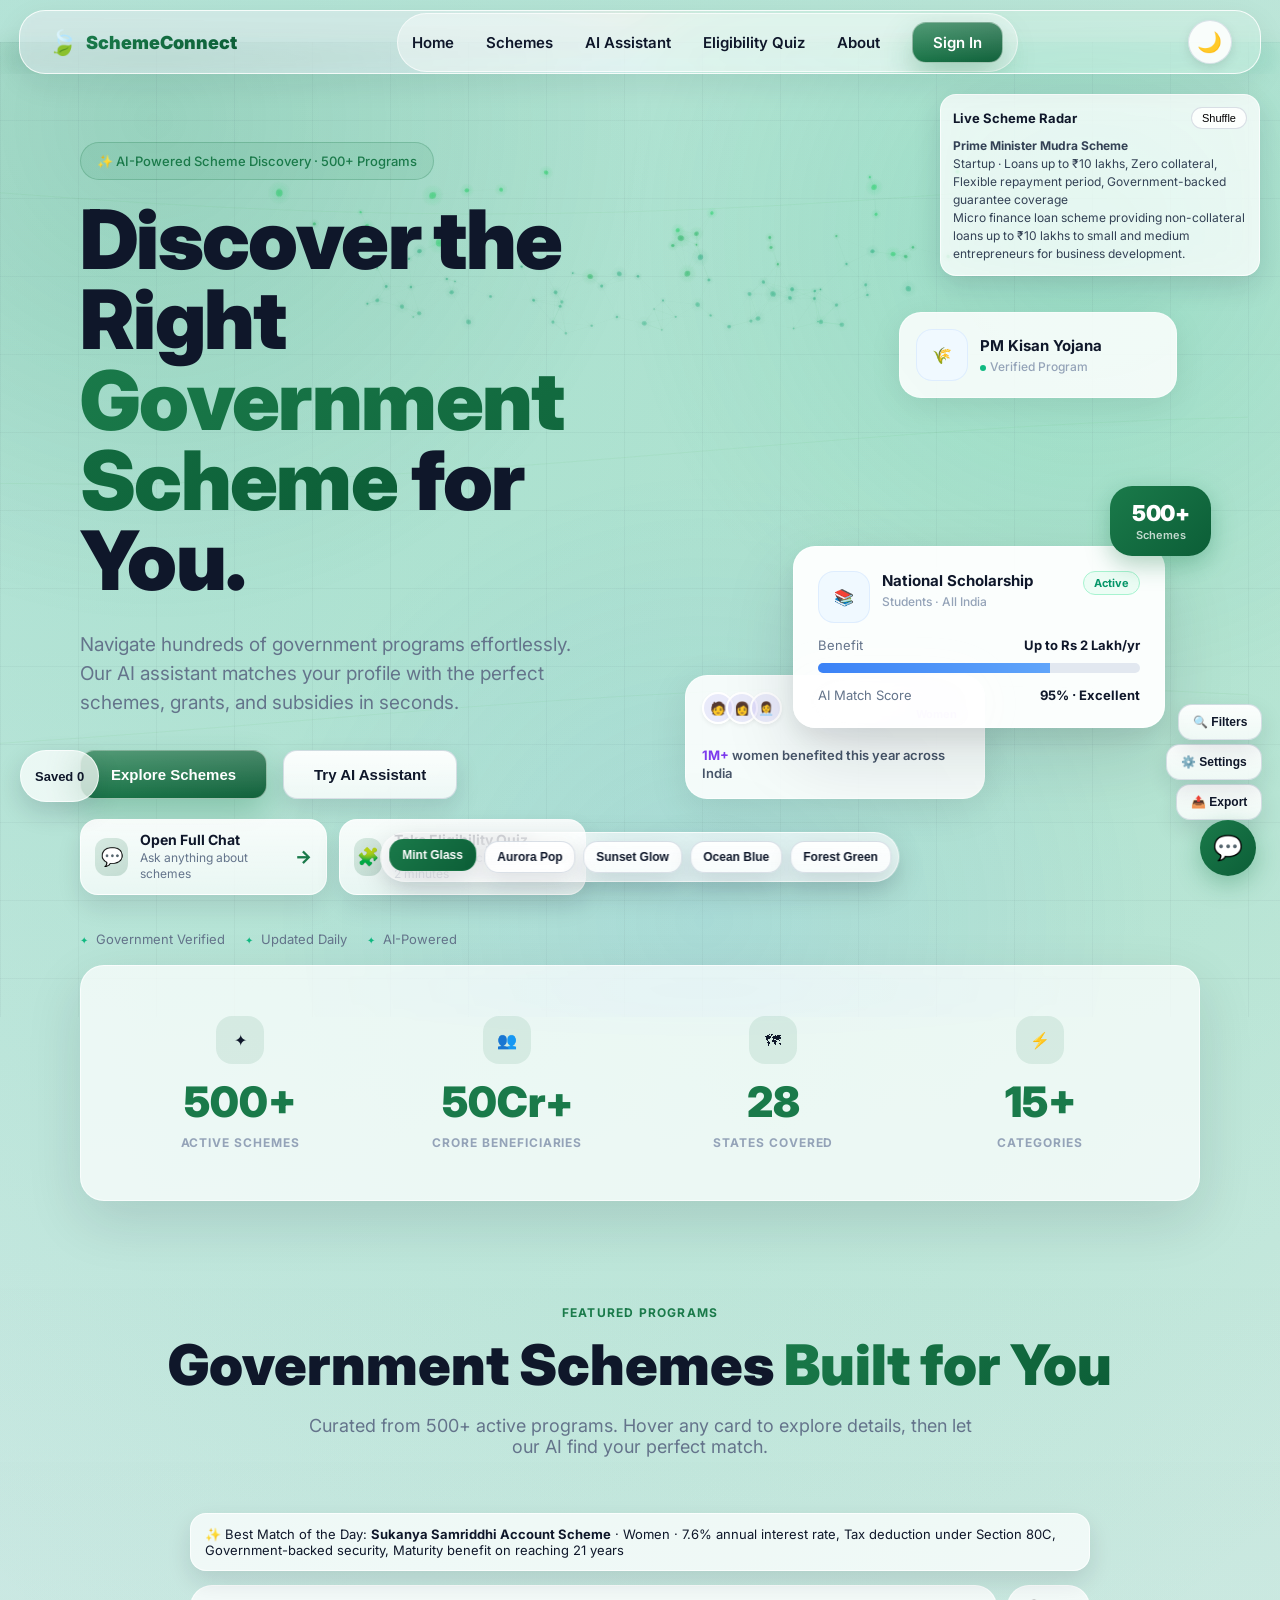
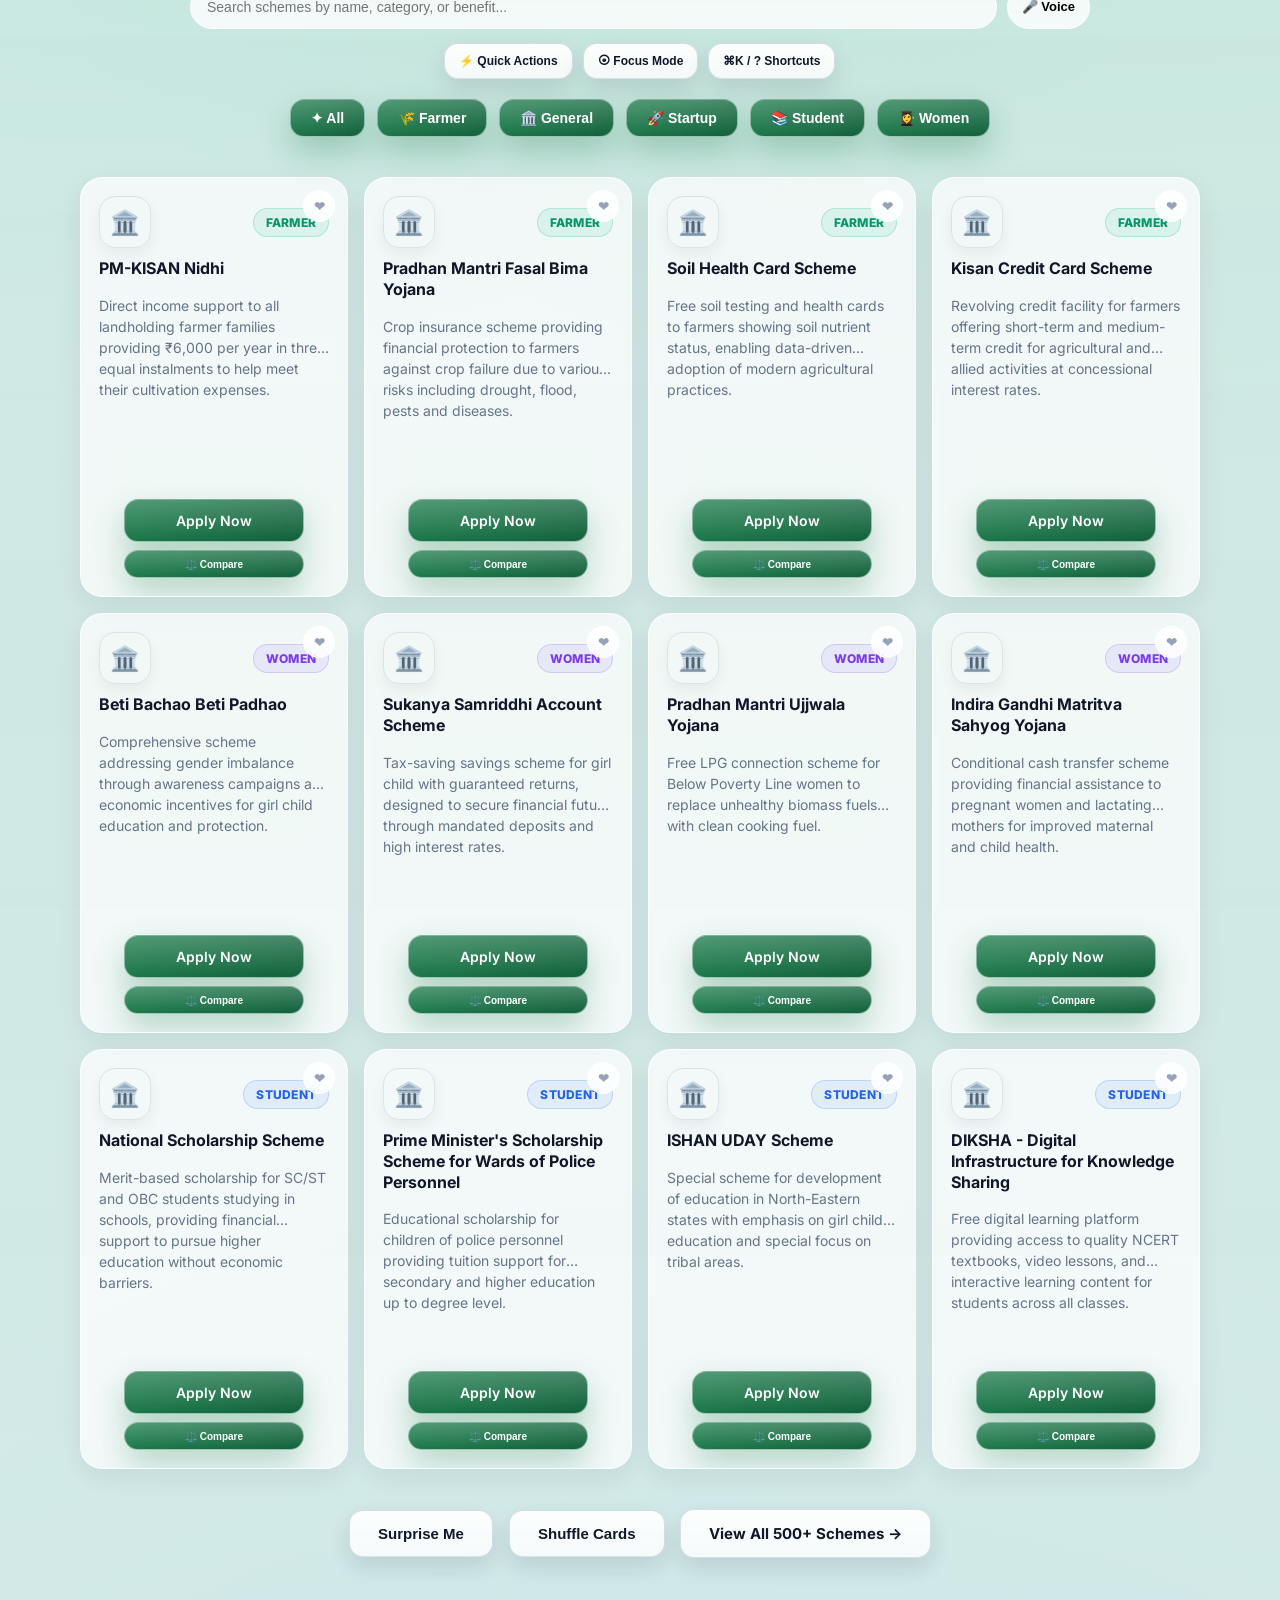
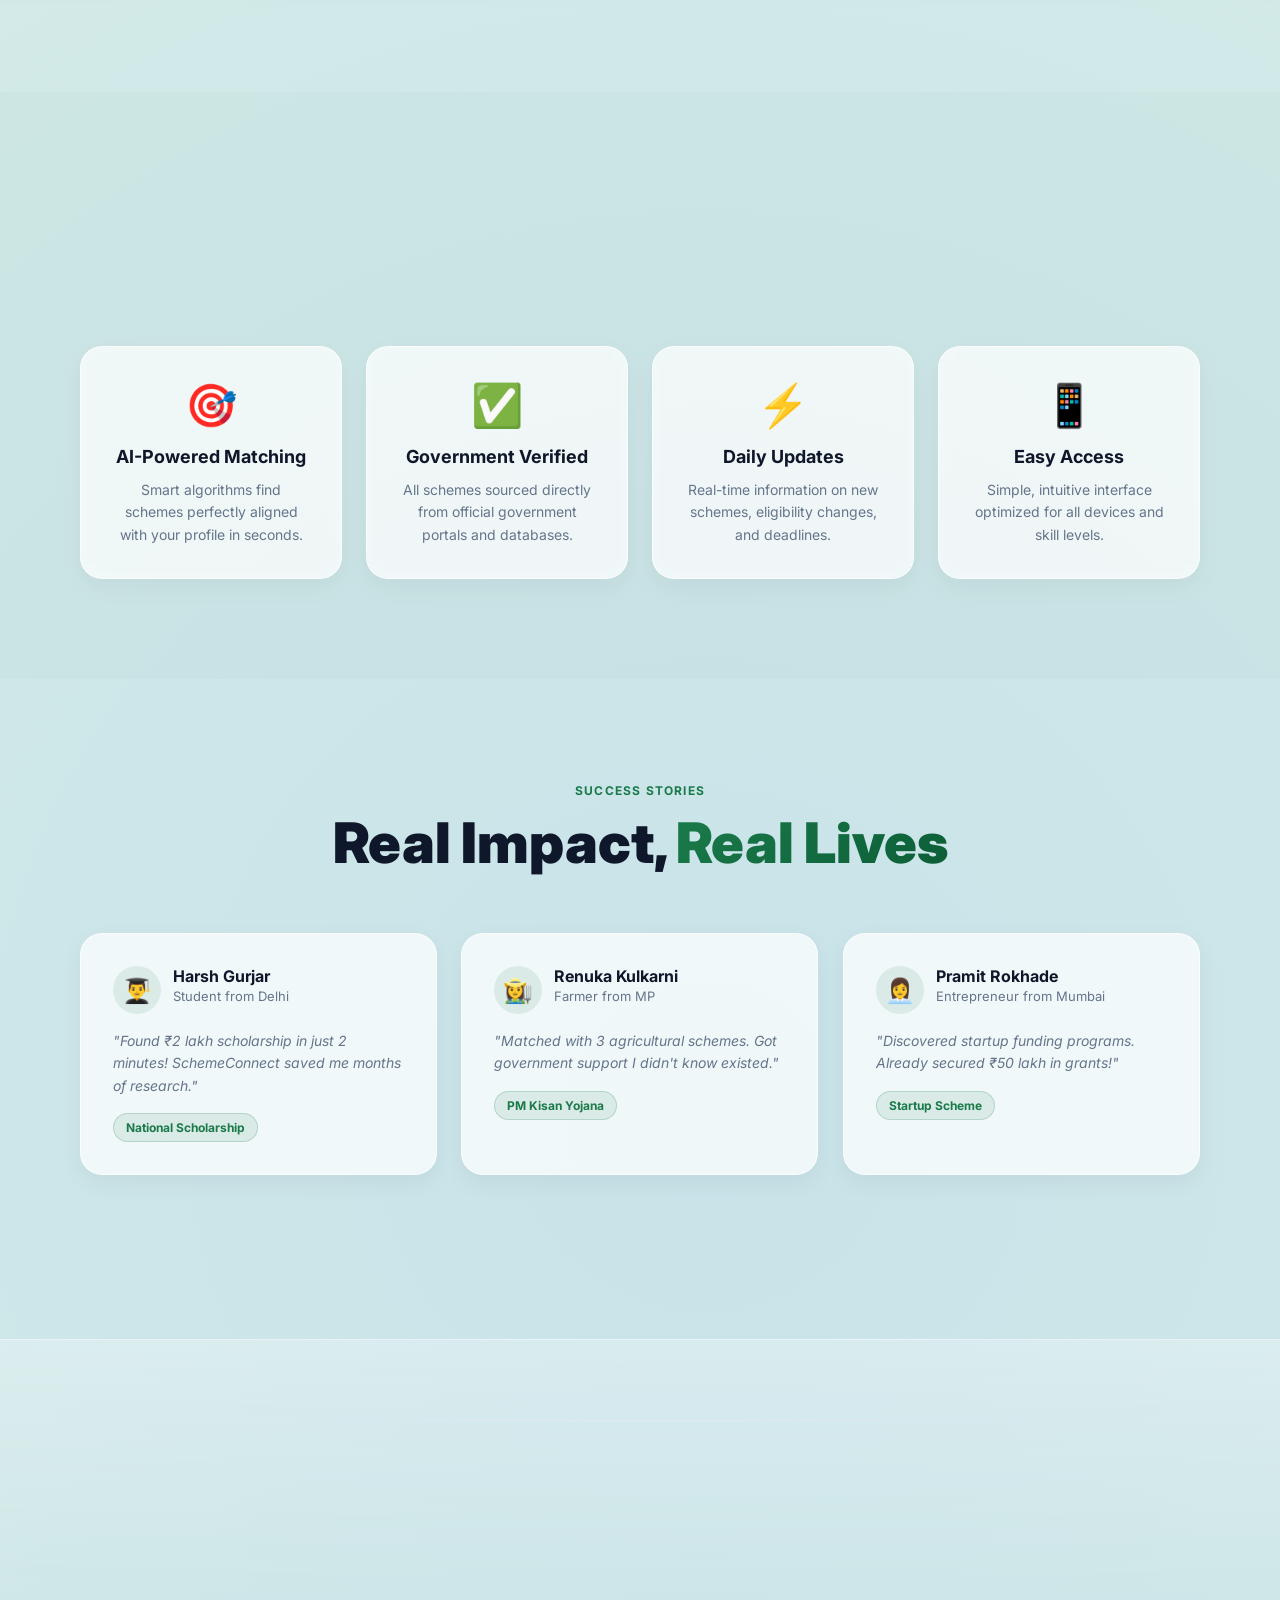
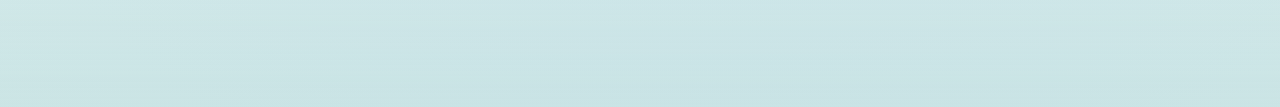
<file: index.html>
<!DOCTYPE html>
<html lang="en">
<head>
  <meta charset="UTF-8" />
  <meta name="viewport" content="width=device-width, initial-scale=1.0" />
  <title>Home | SchemeConnect</title>
  <link rel="icon" type="image/svg+xml" href="assets/icons/favicon.svg" />
  <link rel="preconnect" href="https://fonts.googleapis.com" />
  <link rel="preconnect" href="https://fonts.gstatic.com" crossorigin />
  <link href="https://fonts.googleapis.com/css2?family=Inter:wght@300;400;500;600;700;800;900&display=swap" rel="stylesheet" />
  <link rel="stylesheet" href="css/style.css" />
  <link rel="stylesheet" href="css/enhancements.css" />
</head>
<body>
  <div id="cursor-glow" class="cursor-glow" aria-hidden="true"></div>

  <div id="loading-screen" class="loading-screen">
    <div class="loading-glow"></div>
    <div class="loading-center">
      <div class="loading-logo">&#127811;</div>
      <h1>SchemeConnect</h1>
      <p>AI-Powered Government Schemes</p>
      <div class="loading-dots">
        <span></span><span></span><span></span>
      </div>
    </div>
  </div>

  <div id="scroll-progress"></div>

  <header id="main-header">
    <div class="container nav-shell" id="nav-shell">
      <a href="#" class="brand">
        <span class="brand-icon">&#127811;</span>
        <span class="brand-name">SchemeConnect</span>
      </a>

      <nav class="desktop-nav">
        <a href="#">Home</a>
        <a href="pages/schemes.html">Schemes</a>
        <a href="pages/chat.html">AI Assistant</a>
        <a href="pages/quiz.html">Eligibility Quiz</a>
        <a href="pages/about.html">About</a>
        <a class="sign-in" href="pages/signin.html">Sign In</a>
      </nav>

      <button id="mobile-toggle" class="mobile-toggle" aria-label="Toggle navigation">&#9776;</button>
    </div>
  </header>

  <div id="mobile-menu" class="mobile-menu">
    <a href="#">Home</a>
    <a href="pages/schemes.html">Schemes</a>
    <a href="pages/chat.html">AI Assistant</a>
    <a href="pages/quiz.html">Eligibility Quiz</a>
    <a href="pages/about.html">About</a>
    <a class="sign-in" href="pages/signin.html">Sign In</a>
  </div>

  <main>
    <section class="hero" id="about">
      <div class="hero-bg"></div>
      <div class="container hero-grid">
        <div class="hero-left reveal">
          <div class="hero-badge">&#10024; AI-Powered Scheme Discovery · 500+ Programs</div>
          <h2>
            Discover the<br />
            Right <span>Government<br />Scheme</span> for<br />
            You.
          </h2>
          <p>
            Navigate hundreds of government programs effortlessly. Our AI assistant matches your profile with the perfect schemes,
            grants, and subsidies in seconds.
          </p>
          <div class="hero-actions">
            <button id="explore-btn" class="btn-primary">Explore Schemes</button>
            <button id="open-ai-btn" class="btn-secondary">Try AI Assistant</button>
          </div>
          <div class="hero-quick-links">
            <a class="quick-link-card" href="pages/chat.html" aria-label="Open full AI chat page">
              <span class="quick-link-icon">💬</span>
              <span class="quick-link-copy">
                <strong>Open Full Chat</strong>
                <small id="chat-quick-status">Ask anything about schemes</small>
              </span>
              <span class="quick-link-arrow">→</span>
            </a>
            <a class="quick-link-card" href="pages/quiz.html" aria-label="Open eligibility quiz page">
              <span class="quick-link-icon">🧩</span>
              <span class="quick-link-copy">
                <strong>Take Eligibility Quiz</strong>
                <small id="quiz-quick-status">Get matched schemes in 2 minutes</small>
              </span>
              <span class="quick-link-arrow">→</span>
            </a>
          </div>
          <div class="hero-trust">
            <span>Government Verified</span>
            <span>Updated Daily</span>
            <span>AI-Powered</span>
          </div>
        </div>

        <div class="hero-right">
          <div class="floating-card main-card">
            <div class="card-header">
              <span class="emoji">&#128218;</span>
              <div>
                <h3>National Scholarship</h3>
                <small>Students · All India</small>
              </div>
              <span class="tag">Active</span>
            </div>
            <div class="score-row">
              <span>Benefit</span>
              <strong>Up to Rs 2 Lakh/yr</strong>
            </div>
            <div class="progress"><span></span></div>
            <div class="score-row">
              <span>AI Match Score</span>
              <strong>95% · Excellent</strong>
            </div>
          </div>

          <div class="floating-card top-right-card">
            <div class="card-header">
              <span class="emoji">&#127806;</span>
              <div>
                <h3>PM Kisan Yojana</h3>
                <small><span class="verified-dot"></span>Verified Program</small>
              </div>
            </div>
          </div>

          <div class="floating-card bottom-left-card">
            <div class="women-top-row">
              <div class="avatars-group">
                <span class="avatar">&#129489;</span>
                <span class="avatar">&#128105;</span>
                <span class="avatar">&#128105;&#8205;&#128188;</span>
              </div>
              <span class="women-tag">Women</span>
            </div>
            <p class="women-text"><span class="highlight">1M+</span> women benefited this year across India</p>
          </div>

          <div class="floating-card stats-pill">
            <div class="pill-text">
              <div class="pill-number">500+</div>
              <div class="pill-label">Schemes</div>
            </div>
          </div>
        </div>
      </div>
    </section>

    <section class="stats-wrap reveal" id="stats-wrap">
      <div class="container stats-grid">
        <div class="stat-card">
          <div class="stat-icon">&#10022;</div>
          <h3 class="counter" data-target="500" data-suffix="+">0</h3>
          <p>Active Schemes</p>
        </div>
        <div class="stat-card">
          <div class="stat-icon">&#128101;</div>
          <h3 class="counter" data-target="50" data-suffix="Cr+">0</h3>
          <p>Crore Beneficiaries</p>
        </div>
        <div class="stat-card">
          <div class="stat-icon">&#128506;</div>
          <h3 class="counter" data-target="28" data-suffix="">0</h3>
          <p>States Covered</p>
        </div>
        <div class="stat-card">
          <div class="stat-icon">&#9889;</div>
          <h3 class="counter" data-target="15" data-suffix="+">0</h3>
          <p>Categories</p>
        </div>
      </div>
    </section>

    <section class="schemes reveal" id="schemes">
      <div class="container">
        <div class="section-head">
          <span class="eyebrow">Featured Programs</span>
          <h2>Government Schemes <span>Built for You</span></h2>
          <p>Curated from 500+ active programs. Hover any card to explore details, then let our AI find your perfect match.</p>
        </div>

        <div class="smart-tools" id="smart-tools">
          <div id="best-match-badge" class="best-match-badge" aria-live="polite"></div>
          <div class="scheme-search-wrap">
            <input id="scheme-search" type="text" placeholder="Search schemes by name, category, or benefit..." aria-label="Search schemes" />
            <button id="voice-search-btn" type="button" aria-label="Voice search">🎤 Voice</button>
          </div>
          <div class="smart-extra-controls">
            <button id="command-palette-btn" class="smart-chip" type="button" aria-label="Open quick actions">⚡ Quick Actions</button>
            <button id="focus-mode-btn" class="smart-chip" type="button" aria-pressed="false">⦿ Focus Mode</button>
            <button id="shortcut-hint-btn" class="smart-chip" type="button" aria-label="Open keyboard shortcuts">⌘K / ? Shortcuts</button>
          </div>
        </div>

        <div id="filter-bar" class="filter-bar"></div>
        <div id="schemes-grid" class="schemes-grid"></div>

        <div class="cta-row">
          <button id="surprise-btn" class="btn-secondary">Surprise Me</button>
          <button id="shuffle-btn" class="btn-secondary">Shuffle Cards</button>
          <a id="view-all-btn" class="btn-ghost" href="pages/schemes.html">View All 500+ Schemes &#8594;</a>
        </div>

        <div id="surprise-card" class="surprise-card" aria-live="polite"></div>
        <div id="compare-panel" class="compare-panel" aria-live="polite"></div>
      </div>
    </section>

    <section class="benefits reveal" id="benefits">
      <div class="container">
        <div class="section-head">
          <span class="eyebrow">Why Choose Us</span>
          <h2>Benefits You Can <span>Trust</span></h2>
        </div>
        <div class="benefits-grid">
          <div class="benefit-card">
            <div class="benefit-icon">🎯</div>
            <h3>AI-Powered Matching</h3>
            <p>Smart algorithms find schemes perfectly aligned with your profile in seconds.</p>
          </div>
          <div class="benefit-card">
            <div class="benefit-icon">✅</div>
            <h3>Government Verified</h3>
            <p>All schemes sourced directly from official government portals and databases.</p>
          </div>
          <div class="benefit-card">
            <div class="benefit-icon">⚡</div>
            <h3>Daily Updates</h3>
            <p>Real-time information on new schemes, eligibility changes, and deadlines.</p>
          </div>
          <div class="benefit-card">
            <div class="benefit-icon">📱</div>
            <h3>Easy Access</h3>
            <p>Simple, intuitive interface optimized for all devices and skill levels.</p>
          </div>
        </div>
      </div>
    </section>

    <section class="success-stories reveal" id="stories">
      <div class="container">
        <div class="section-head">
          <span class="eyebrow">Success Stories</span>
          <h2>Real Impact, <span>Real Lives</span></h2>
        </div>
        <div class="stories-grid">
          <div class="story-card">
            <div class="story-header">
              <div class="story-avatar">👨‍🎓</div>
              <div>
                <h4>Harsh Gurjar</h4>
                <p class="story-role">Student from Delhi</p>
              </div>
            </div>
            <p class="story-text">"Found ₹2 lakh scholarship in just 2 minutes! SchemeConnect saved me months of research."</p>
            <div class="story-badge">National Scholarship</div>
          </div>
          <div class="story-card">
            <div class="story-header">
              <div class="story-avatar">👩‍🌾</div>
              <div>
                <h4>Renuka Kulkarni</h4>
                <p class="story-role">Farmer from MP</p>
              </div>
            </div>
            <p class="story-text">"Matched with 3 agricultural schemes. Got government support I didn't know existed."</p>
            <div class="story-badge">PM Kisan Yojana</div>
          </div>
          <div class="story-card">
            <div class="story-header">
              <div class="story-avatar">👩‍💼</div>
              <div>
                <h4>Pramit Rokhade</h4>
                <p class="story-role">Entrepreneur from Mumbai</p>
              </div>
            </div>
            <p class="story-text">"Discovered startup funding programs. Already secured ₹50 lakh in grants!"</p>
            <div class="story-badge">Startup Scheme</div>
          </div>
        </div>
      </div>
    </section>
  </main>

  <footer>
    <div class="footer-line"></div>
    <div class="container footer-main">
      <div class="footer-brand">
        <span class="brand-icon">&#127811;</span>
        <div>
          <strong>SchemeConnect</strong>
          <small>AI-Powered Government Discovery</small>
        </div>
      </div>
      <div class="footer-links">
        <a href="pages/privacy.html">Privacy Policy</a>
        <a href="pages/terms.html">Terms of Service</a>
        <a href="pages/contact.html">Contact Us</a>
        <a href="pages/official-portal.html">Official Portal</a>
      </div>
      <div class="footer-love">Made with &#10084; for India</div>
    </div>
    <div class="container footer-bottom">
      <span>&#169; 2026 SchemeConnect. All rights reserved.</span>
      <span>Data sourced from official government portals</span>
    </div>
  </footer>

  <section id="ai-assistant" class="ai-wrapper">
    <button id="ai-fab" class="ai-fab" aria-label="Open AI Assistant">&#128172;</button>
    <div id="ai-panel" class="ai-panel">
      <div class="ai-head">
        <div>
          <h3>AI Scheme Advisor</h3>
          <p><span class="dot"></span> Online</p>
        </div>
        <button id="ai-close" aria-label="Close">&#10005;</button>
      </div>
      <div id="ai-messages" class="ai-messages"></div>
      <div id="ai-suggestions" class="ai-suggestions"></div>
      <form id="ai-form" class="ai-form">
        <input id="ai-input" type="text" placeholder="Ask about any scheme..." />
        <button type="submit">&#10148;</button>
      </form>
      <p class="ai-note">AI can make mistakes. Verify scheme details officially.</p>
    </div>
  </section>

  <div class="style-dock" id="style-dock">
    <button class="style-chip active" data-theme="mint" type="button">Mint Glass</button>
    <button class="style-chip" data-theme="aurora" type="button">Aurora Pop</button>
    <button class="style-chip" data-theme="sunset" type="button">Sunset Glow</button>
    <button class="style-chip" data-theme="ocean" type="button">Ocean Blue</button>
    <button class="style-chip" data-theme="forest" type="button">Forest Green</button>
  </div>

  <button id="scroll-to-top" class="scroll-to-top" aria-label="Scroll to top">&#8593;</button>

  <script src="https://code.jquery.com/jquery-3.7.1.min.js" integrity="sha256-/JqT3SQfawRcv/BIHPThkBvs0OEvtFFmqPF/lYI/Cxo=" crossorigin="anonymous"></script>
  <script src="data/schemes.js"></script>
  <script src="js/custom-schemes.js"></script>
  <script src="js/main.js"></script>
  <script src="js/ai.js"></script>
  <script src="js/enhancements.js"></script>  <script src="js/premium-3d-stage.js"></script></body>
</html>
</file>
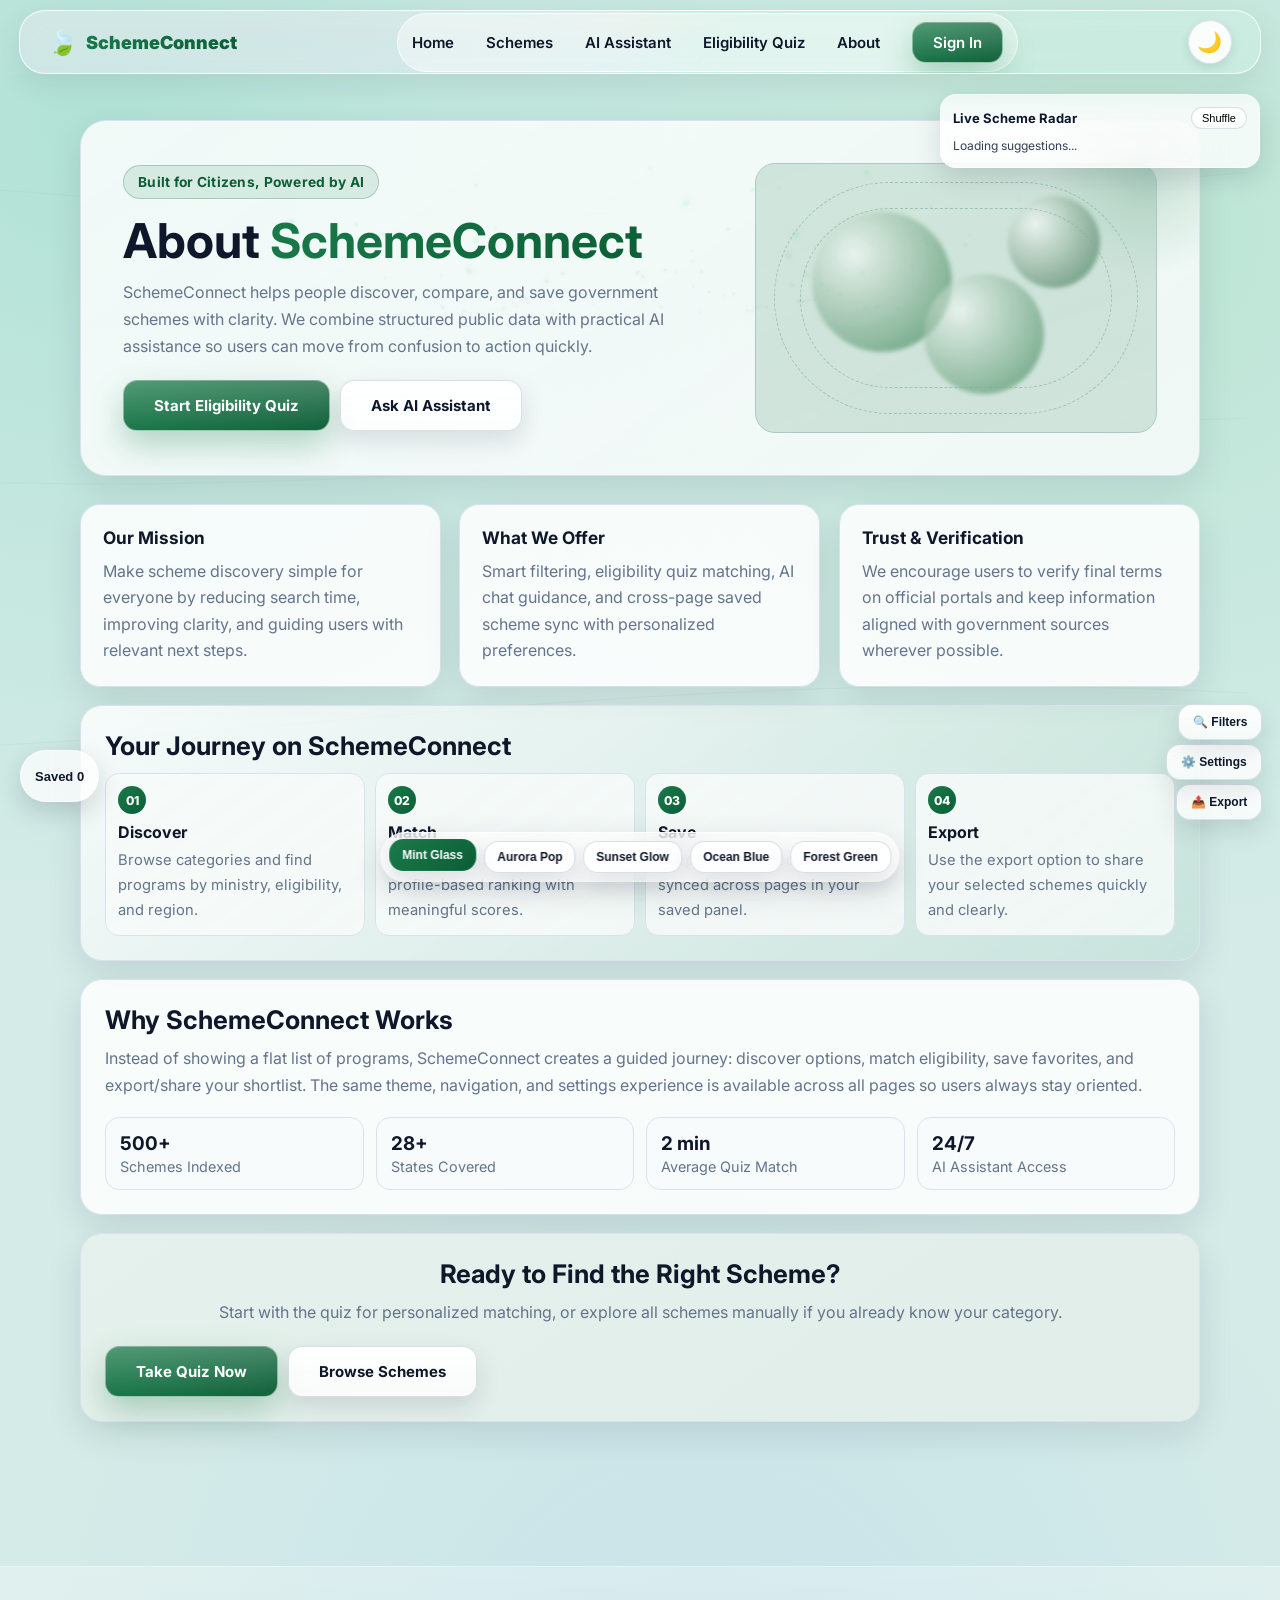
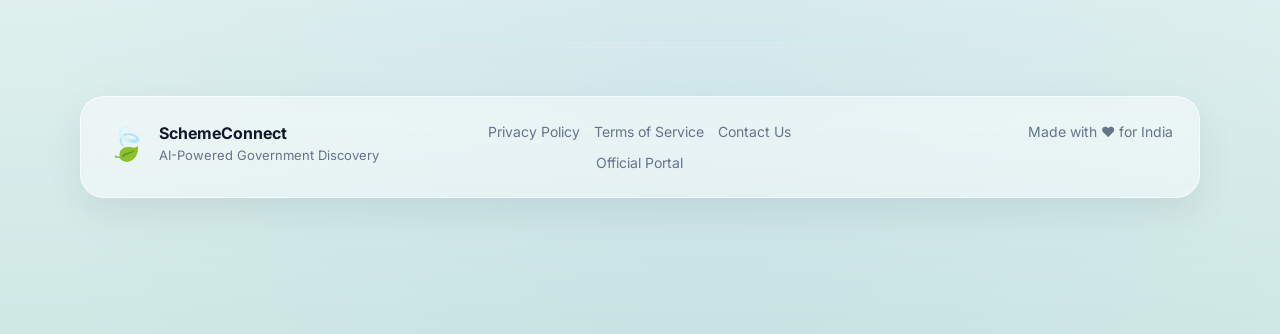
<file: pages/about.html>
<!DOCTYPE html>
<html lang="en">
<head>
  <meta charset="UTF-8" />
  <meta name="viewport" content="width=device-width, initial-scale=1.0" />
  <title>About | SchemeConnect</title>
  <link rel="icon" type="image/svg+xml" href="../assets/icons/favicon.svg" />
  <link rel="preconnect" href="https://fonts.googleapis.com" />
  <link rel="preconnect" href="https://fonts.gstatic.com" crossorigin />
  <link href="https://fonts.googleapis.com/css2?family=Inter:wght@300;400;500;600;700;800;900&display=swap" rel="stylesheet" />
  <link rel="stylesheet" href="../css/style.css" />
  <link rel="stylesheet" href="../css/enhancements.css" />
  <link rel="stylesheet" href="../css/scroll-to-top.css" />
  <link rel="stylesheet" href="../css/about-page.css" />
</head>
<body class="about-page">
  <header id="main-header">
    <div class="container nav-shell" id="nav-shell">
      <a href="../index.html" class="brand">
        <span class="brand-icon">&#127811;</span>
        <span class="brand-name">SchemeConnect</span>
      </a>

      <nav class="desktop-nav">
        <a href="../index.html">Home</a>
        <a href="schemes.html">Schemes</a>
        <a href="chat.html">AI Assistant</a>
        <a href="quiz.html">Eligibility Quiz</a>
        <a class="active-link" href="about.html">About</a>
        <a class="sign-in" href="signin.html">Sign In</a>
      </nav>

      <button id="mobile-toggle" class="mobile-toggle" aria-label="Toggle navigation">&#9776;</button>
    </div>
  </header>

  <div id="mobile-menu" class="mobile-menu">
    <a href="../index.html">Home</a>
    <a href="schemes.html">Schemes</a>
    <a href="chat.html">AI Assistant</a>
    <a href="quiz.html">Eligibility Quiz</a>
    <a class="active-link" href="about.html">About</a>
    <a class="sign-in" href="signin.html">Sign In</a>
  </div>

  <main class="about-main">
    <section class="container about-hero">
      <div class="about-hero-grid">
        <div class="about-hero-copy">
          <span class="about-kicker">Built for Citizens, Powered by AI</span>
          <h1>About <span class="brand-name">SchemeConnect</span></h1>
          <p>
            SchemeConnect helps people discover, compare, and save government schemes with clarity.
            We combine structured public data with practical AI assistance so users can move from confusion to action quickly.
          </p>
          <div class="about-actions">
            <a class="btn-primary" href="quiz.html">Start Eligibility Quiz</a>
            <a class="btn-secondary" href="chat.html">Ask AI Assistant</a>
          </div>
        </div>
        <div class="about-hero-visual" aria-hidden="true">
          <div class="orb orb-a"></div>
          <div class="orb orb-b"></div>
          <div class="orb orb-c"></div>
          <div class="pulse-ring ring-a"></div>
          <div class="pulse-ring ring-b"></div>
        </div>
      </div>
    </section>

    <section class="container about-grid">
      <article class="about-card">
        <h3>Our Mission</h3>
        <p>
          Make scheme discovery simple for everyone by reducing search time, improving clarity, and guiding users with relevant next steps.
        </p>
      </article>

      <article class="about-card">
        <h3>What We Offer</h3>
        <p>
          Smart filtering, eligibility quiz matching, AI chat guidance, and cross-page saved scheme sync with personalized preferences.
        </p>
      </article>

      <article class="about-card">
        <h3>Trust & Verification</h3>
        <p>
          We encourage users to verify final terms on official portals and keep information aligned with government sources wherever possible.
        </p>
      </article>

      <article class="about-wide about-path">
        <h2>Your Journey on SchemeConnect</h2>
        <div class="path-grid">
          <div class="path-step">
            <span>01</span>
            <h4>Discover</h4>
            <p>Browse categories and find programs by ministry, eligibility, and region.</p>
          </div>
          <div class="path-step">
            <span>02</span>
            <h4>Match</h4>
            <p>Take the eligibility quiz for profile-based ranking with meaningful scores.</p>
          </div>
          <div class="path-step">
            <span>03</span>
            <h4>Save</h4>
            <p>Keep shortlisted schemes synced across pages in your saved panel.</p>
          </div>
          <div class="path-step">
            <span>04</span>
            <h4>Export</h4>
            <p>Use the export option to share your selected schemes quickly and clearly.</p>
          </div>
        </div>
      </article>

      <article class="about-wide">
        <h2>Why SchemeConnect Works</h2>
        <p>
          Instead of showing a flat list of programs, SchemeConnect creates a guided journey: discover options, match eligibility, save favorites, and export/share your shortlist. The same theme, navigation, and settings experience is available across all pages so users always stay oriented.
        </p>
        <div class="about-stats">
          <div class="about-stat"><strong>500+</strong><span>Schemes Indexed</span></div>
          <div class="about-stat"><strong>28+</strong><span>States Covered</span></div>
          <div class="about-stat"><strong>2 min</strong><span>Average Quiz Match</span></div>
          <div class="about-stat"><strong>24/7</strong><span>AI Assistant Access</span></div>
        </div>
      </article>

      <article class="about-wide about-cta">
        <h2>Ready to Find the Right Scheme?</h2>
        <p>
          Start with the quiz for personalized matching, or explore all schemes manually if you already know your category.
        </p>
        <div class="about-actions">
          <a class="btn-primary" href="quiz.html">Take Quiz Now</a>
          <a class="btn-ghost" href="schemes.html">Browse Schemes</a>
        </div>
      </article>
    </section>
  </main>

  <footer>
    <div class="footer-line"></div>
    <div class="container footer-main">
      <div class="footer-brand">
        <span class="brand-icon">&#127811;</span>
        <div>
          <strong>SchemeConnect</strong>
          <small>AI-Powered Government Discovery</small>
        </div>
      </div>
      <div class="footer-links">
        <a href="privacy.html">Privacy Policy</a>
        <a href="terms.html">Terms of Service</a>
        <a href="contact.html">Contact Us</a>
        <a href="official-portal.html">Official Portal</a>
      </div>
      <div class="footer-love">Made with &#10084; for India</div>
    </div>
    <div class="container footer-bottom">
      <span>&#169; 2026 SchemeConnect. All rights reserved.</span>
      <span>Data sourced from official government portals</span>
    </div>
  </footer>

  <div class="style-dock" id="style-dock">
    <button class="style-chip active" data-theme="mint" type="button">Mint Glass</button>
    <button class="style-chip" data-theme="aurora" type="button">Aurora Pop</button>
    <button class="style-chip" data-theme="sunset" type="button">Sunset Glow</button>
    <button class="style-chip" data-theme="ocean" type="button">Ocean Blue</button>
    <button class="style-chip" data-theme="forest" type="button">Forest Green</button>
  </div>

  <button id="scroll-to-top" class="scroll-to-top" aria-label="Scroll to top">&#8593;</button>

  <script src="../js/page-theme.js"></script>
  <script src="../js/enhancements.js"></script>
  <script src="../js/premium-3d-stage.js"></script>
</body>
</html>
</file>
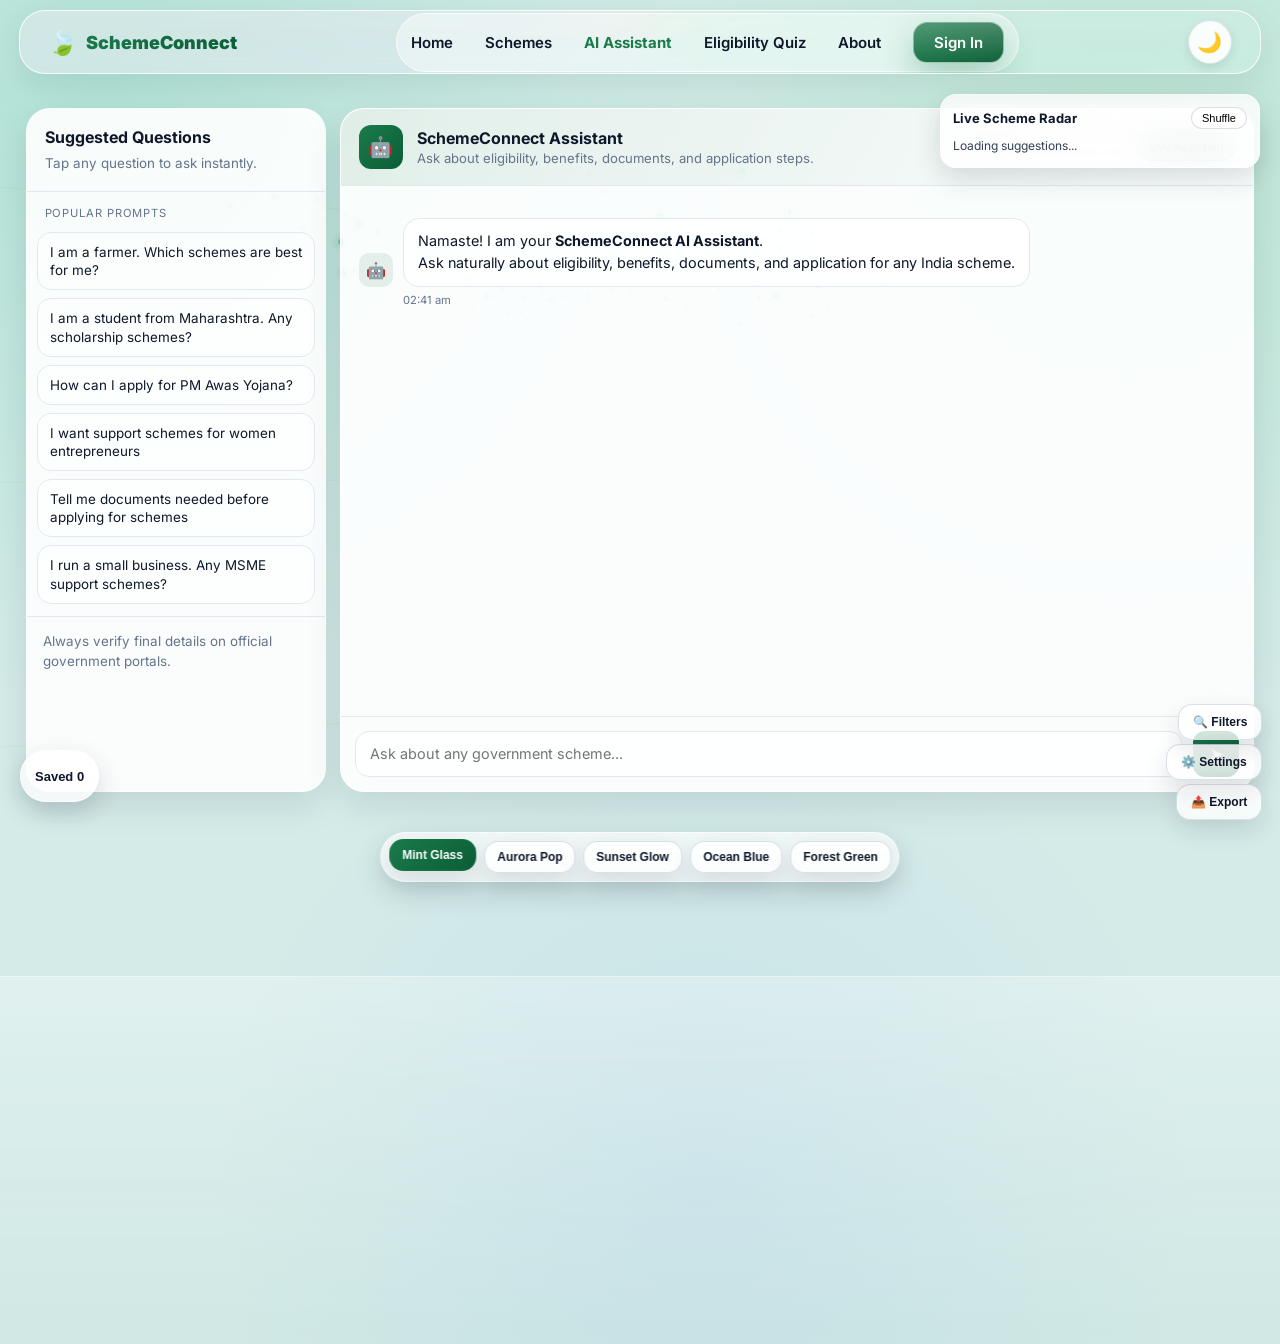
<file: pages/chat.html>
<!DOCTYPE html>
<html lang="en">
<head>
  <meta charset="UTF-8" />
  <meta name="viewport" content="width=device-width, initial-scale=1.0" />
  <title>AI Assistant | SchemeConnect</title>
  <link rel="icon" type="image/svg+xml" href="../assets/icons/favicon.svg" />
  <link rel="preconnect" href="https://fonts.googleapis.com" />
  <link rel="preconnect" href="https://fonts.gstatic.com" crossorigin />
  <link href="https://fonts.googleapis.com/css2?family=Inter:wght@300;400;500;600;700;800;900&display=swap" rel="stylesheet" />
  <link rel="stylesheet" href="../css/style.css" />
  <link rel="stylesheet" href="../css/enhancements.css" />
  <link rel="stylesheet" href="../css/scroll-to-top.css" />
  <link rel="stylesheet" href="../css/chat-page.css" />
</head>
<body class="chat-page">
  <header id="main-header">
    <div class="container nav-shell" id="nav-shell">
      <a href="../index.html" class="brand">
        <span class="brand-icon">&#127811;</span>
        <span class="brand-name">SchemeConnect</span>
      </a>

      <nav class="desktop-nav">
        <a href="../index.html">Home</a>
        <a href="schemes.html">Schemes</a>
        <a class="active-link" href="chat.html">AI Assistant</a>
        <a href="quiz.html">Eligibility Quiz</a>
        <a href="about.html">About</a>
        <a class="sign-in" href="signin.html">Sign In</a>
      </nav>

      <button id="mobile-toggle" class="mobile-toggle" aria-label="Toggle navigation">&#9776;</button>
    </div>
  </header>

  <div id="mobile-menu" class="mobile-menu">
    <a href="../index.html">Home</a>
    <a href="schemes.html">Schemes</a>
    <a class="active-link" href="chat.html">AI Assistant</a>
    <a href="quiz.html">Eligibility Quiz</a>
    <a href="about.html">About</a>
    <a class="sign-in" href="signin.html">Sign In</a>
  </div>

  <main>
    <section class="chat-shell">
      <aside class="chat-sidebar">
        <div class="sb-head">
          <h3>Suggested Questions</h3>
          <p>Tap any question to ask instantly.</p>
        </div>
        <div class="sb-section-label">Popular Prompts</div>
        <div class="sb-chips" id="sb-chips"></div>
        <div class="sb-footer">
          <p>Always verify final details on official government portals.</p>
        </div>
      </aside>

      <div class="chat-panel">
        <div class="chat-banner">
          <div class="bot-avatar">🤖</div>
          <div>
            <h2>SchemeConnect Assistant</h2>
            <p>Ask about eligibility, benefits, documents, and application steps.</p>
          </div>
          <div class="banner-badge">Live Assistant</div>
        </div>

        <div class="msgs-wrap" id="msgs" aria-live="polite"></div>

        <div class="input-area">
          <textarea class="cinp" id="cinp" rows="1" placeholder="Ask about any government scheme..."></textarea>
          <button class="btn-send" id="btn-send" aria-label="Send message">➤</button>
        </div>
      </div>
    </section>
  </main>

  <footer>
    <div class="footer-line"></div>
    <div class="container footer-main">
      <div class="footer-brand">
        <span class="brand-icon">&#127811;</span>
        <div>
          <strong>SchemeConnect</strong>
          <small>AI-Powered Government Discovery</small>
        </div>
      </div>
      <div class="footer-links">
        <a href="privacy.html">Privacy Policy</a>
        <a href="terms.html">Terms of Service</a>
        <a href="contact.html">Contact Us</a>
        <a href="official-portal.html">Official Portal</a>
      </div>
      <div class="footer-love">Made with &#10084; for India</div>
    </div>
    <div class="container footer-bottom">
      <span>&#169; 2026 SchemeConnect. All rights reserved.</span>
      <span>Data sourced from official government portals</span>
    </div>
  </footer>

  <div class="style-dock" id="style-dock">
    <button class="style-chip active" data-theme="mint" type="button">Mint Glass</button>
    <button class="style-chip" data-theme="aurora" type="button">Aurora Pop</button>
    <button class="style-chip" data-theme="sunset" type="button">Sunset Glow</button>
    <button class="style-chip" data-theme="ocean" type="button">Ocean Blue</button>
    <button class="style-chip" data-theme="forest" type="button">Forest Green</button>
  </div>

  <button id="scroll-to-top" class="scroll-to-top" aria-label="Scroll to top">&#8593;</button>

  <script src="https://code.jquery.com/jquery-3.7.1.min.js"></script>
  <script src="../js/page-theme.js"></script>
  <script src="../js/enhancements.js"></script>
  <script src="../js/premium-3d-stage.js"></script>
  <script src="../js/custom-schemes.js"></script>
  <script src="../js/chat.js"></script>
</body>
</html>
</file>
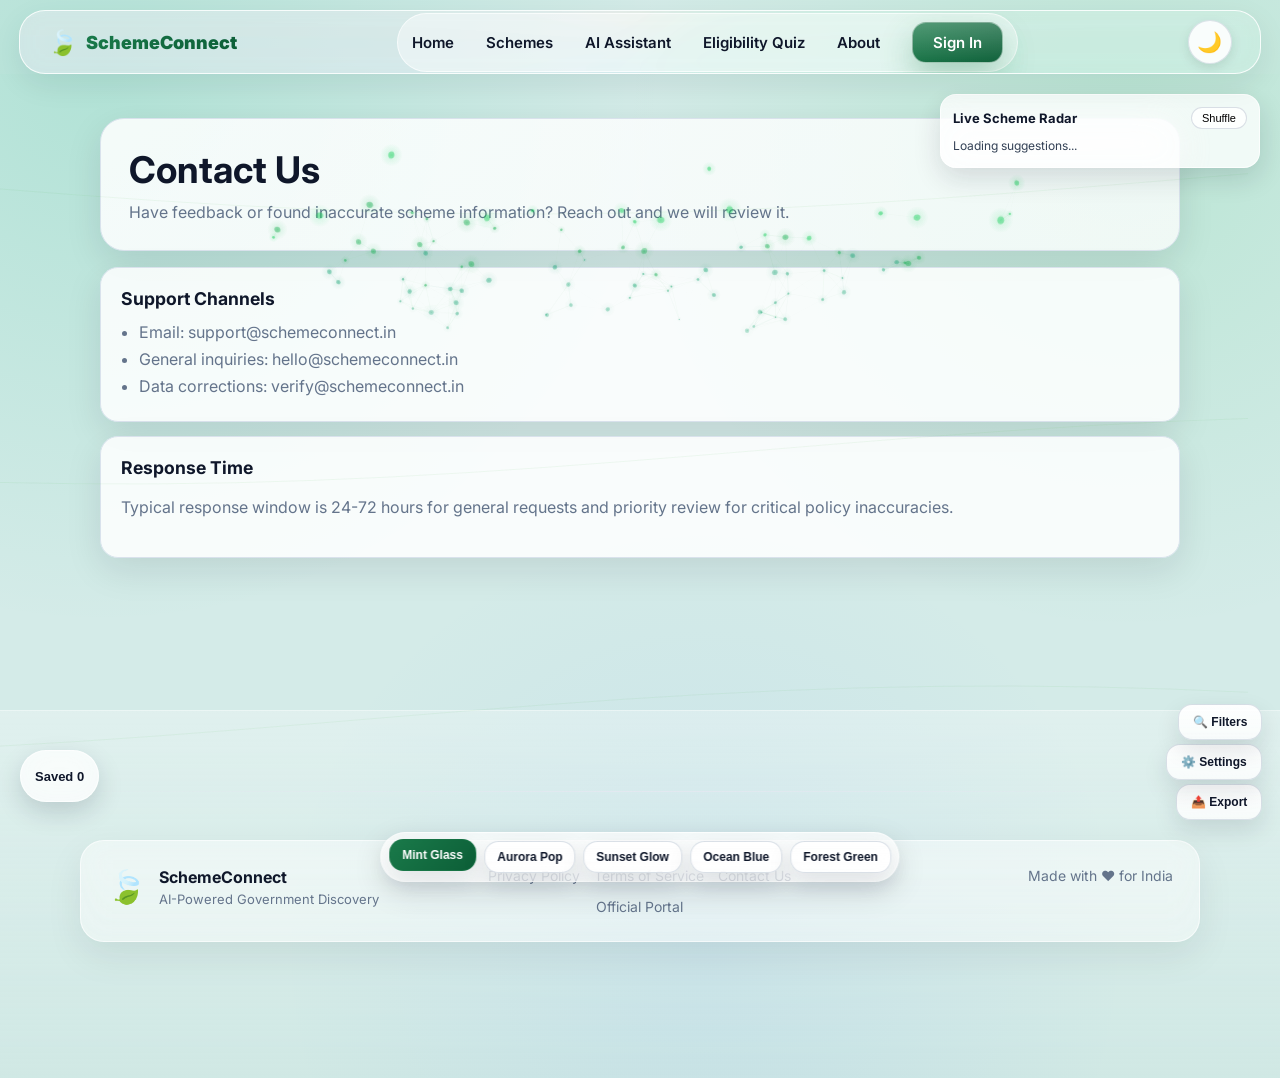
<file: pages/contact.html>
<!DOCTYPE html>
<html lang="en">
<head>
  <meta charset="UTF-8" />
  <meta name="viewport" content="width=device-width, initial-scale=1.0" />
  <title>Contact Us | SchemeConnect</title>
  <link rel="icon" type="image/svg+xml" href="../assets/icons/favicon.svg" />
  <link rel="preconnect" href="https://fonts.googleapis.com" />
  <link rel="preconnect" href="https://fonts.gstatic.com" crossorigin />
  <link href="https://fonts.googleapis.com/css2?family=Inter:wght@300;400;500;600;700;800;900&display=swap" rel="stylesheet" />
  <link rel="stylesheet" href="../css/style.css" />
  <link rel="stylesheet" href="../css/enhancements.css" />
  <link rel="stylesheet" href="../css/scroll-to-top.css" />
  <link rel="stylesheet" href="../css/legal-page.css" />
</head>
<body class="legal-page">
  <header id="main-header">
    <div class="container nav-shell" id="nav-shell">
      <a href="../index.html" class="brand"><span class="brand-icon">&#127811;</span><span class="brand-name">SchemeConnect</span></a>
      <nav class="desktop-nav">
        <a href="../index.html">Home</a>
        <a href="schemes.html">Schemes</a>
        <a href="chat.html">AI Assistant</a>
        <a href="quiz.html">Eligibility Quiz</a>
        <a href="about.html">About</a>
        <a class="sign-in" href="signin.html">Sign In</a>
      </nav>
      <button id="mobile-toggle" class="mobile-toggle" aria-label="Toggle navigation">&#9776;</button>
    </div>
  </header>
  <div id="mobile-menu" class="mobile-menu">
    <a href="../index.html">Home</a>
    <a href="schemes.html">Schemes</a>
    <a href="chat.html">AI Assistant</a>
    <a href="quiz.html">Eligibility Quiz</a>
    <a href="about.html">About</a>
    <a class="sign-in" href="signin.html">Sign In</a>
  </div>

  <main class="legal-main">
    <section class="legal-hero">
      <h1>Contact Us</h1>
      <p>Have feedback or found inaccurate scheme information? Reach out and we will review it.</p>
    </section>

    <section class="legal-section">
      <h2>Support Channels</h2>
      <ul>
        <li>Email: support@schemeconnect.in</li>
        <li>General inquiries: hello@schemeconnect.in</li>
        <li>Data corrections: verify@schemeconnect.in</li>
      </ul>
    </section>

    <section class="legal-section">
      <h2>Response Time</h2>
      <p>Typical response window is 24-72 hours for general requests and priority review for critical policy inaccuracies.</p>
    </section>
  </main>

  <footer>
    <div class="footer-line"></div>
    <div class="container footer-main">
      <div class="footer-brand"><span class="brand-icon">&#127811;</span><div><strong>SchemeConnect</strong><small>AI-Powered Government Discovery</small></div></div>
      <div class="footer-links">
        <a href="privacy.html">Privacy Policy</a>
        <a href="terms.html">Terms of Service</a>
        <a href="contact.html">Contact Us</a>
        <a href="official-portal.html">Official Portal</a>
      </div>
      <div class="footer-love">Made with &#10084; for India</div>
    </div>
    <div class="container footer-bottom"><span>&#169; 2026 SchemeConnect. All rights reserved.</span><span>Data sourced from official government portals</span></div>
  </footer>

  <div class="style-dock" id="style-dock">
    <button class="style-chip active" data-theme="mint" type="button">Mint Glass</button>
    <button class="style-chip" data-theme="aurora" type="button">Aurora Pop</button>
    <button class="style-chip" data-theme="sunset" type="button">Sunset Glow</button>
    <button class="style-chip" data-theme="ocean" type="button">Ocean Blue</button>
    <button class="style-chip" data-theme="forest" type="button">Forest Green</button>
  </div>

  <button id="scroll-to-top" class="scroll-to-top" aria-label="Scroll to top">&#8593;</button>
  <script src="../js/page-theme.js"></script>
  <script src="../js/enhancements.js"></script>
  <script src="../js/premium-3d-stage.js"></script>
</body>
</html>
</file>
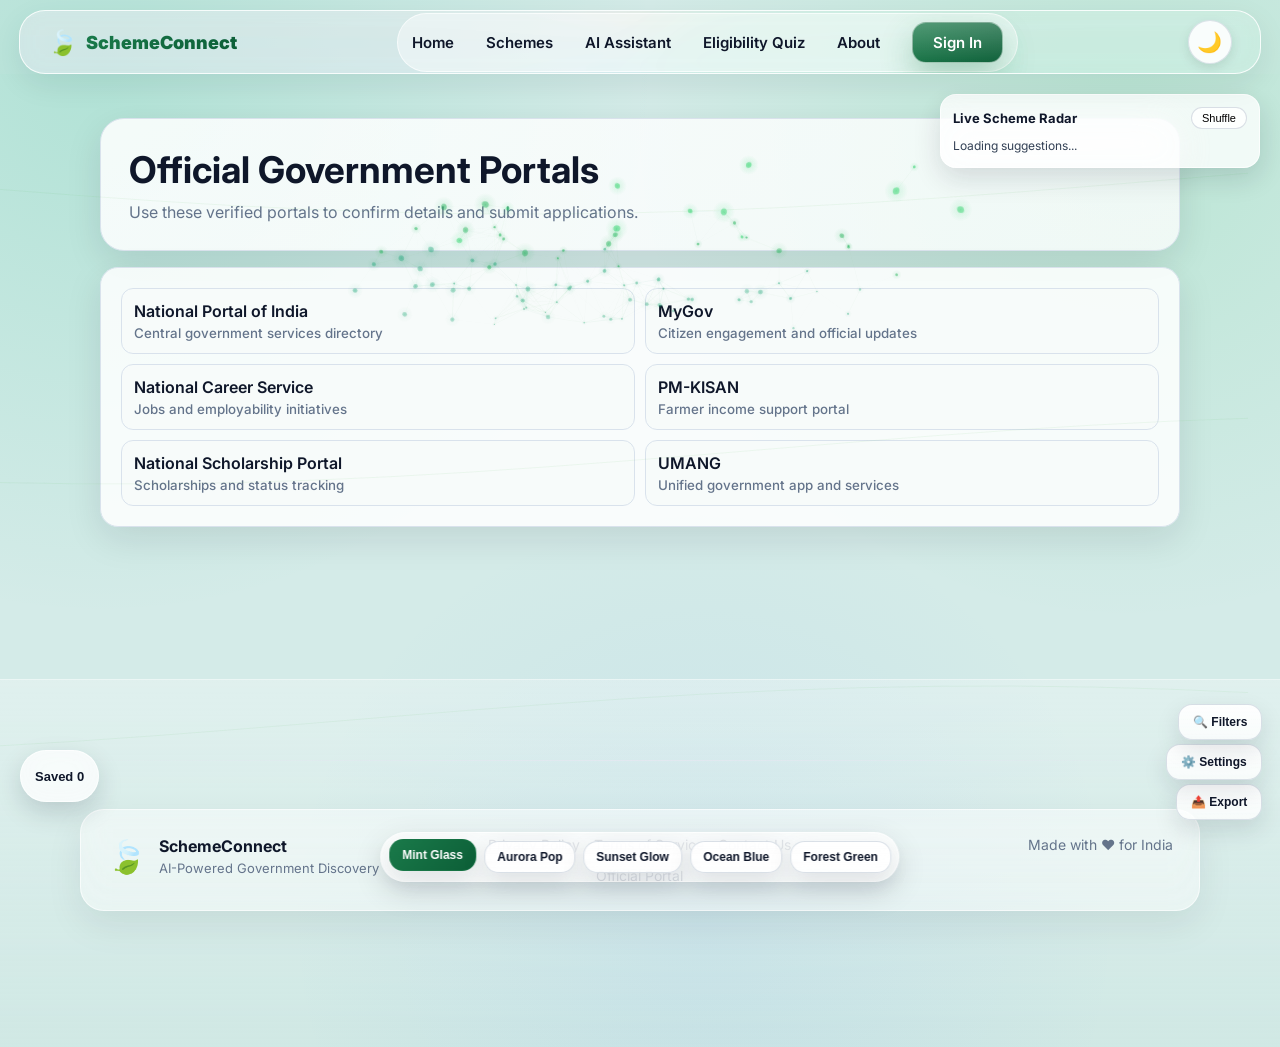
<file: pages/official-portal.html>
<!DOCTYPE html>
<html lang="en">
<head>
  <meta charset="UTF-8" />
  <meta name="viewport" content="width=device-width, initial-scale=1.0" />
  <title>Official Portals | SchemeConnect</title>
  <link rel="icon" type="image/svg+xml" href="../assets/icons/favicon.svg" />
  <link rel="preconnect" href="https://fonts.googleapis.com" />
  <link rel="preconnect" href="https://fonts.gstatic.com" crossorigin />
  <link href="https://fonts.googleapis.com/css2?family=Inter:wght@300;400;500;600;700;800;900&display=swap" rel="stylesheet" />
  <link rel="stylesheet" href="../css/style.css" />
  <link rel="stylesheet" href="../css/enhancements.css" />
  <link rel="stylesheet" href="../css/scroll-to-top.css" />
  <link rel="stylesheet" href="../css/legal-page.css" />
</head>
<body class="legal-page">
  <header id="main-header">
    <div class="container nav-shell" id="nav-shell">
      <a href="../index.html" class="brand"><span class="brand-icon">&#127811;</span><span class="brand-name">SchemeConnect</span></a>
      <nav class="desktop-nav">
        <a href="../index.html">Home</a>
        <a href="schemes.html">Schemes</a>
        <a href="chat.html">AI Assistant</a>
        <a href="quiz.html">Eligibility Quiz</a>
        <a href="about.html">About</a>
        <a class="sign-in" href="signin.html">Sign In</a>
      </nav>
      <button id="mobile-toggle" class="mobile-toggle" aria-label="Toggle navigation">&#9776;</button>
    </div>
  </header>
  <div id="mobile-menu" class="mobile-menu">
    <a href="../index.html">Home</a>
    <a href="schemes.html">Schemes</a>
    <a href="chat.html">AI Assistant</a>
    <a href="quiz.html">Eligibility Quiz</a>
    <a href="about.html">About</a>
    <a class="sign-in" href="signin.html">Sign In</a>
  </div>

  <main class="legal-main">
    <section class="legal-hero">
      <h1>Official Government Portals</h1>
      <p>Use these verified portals to confirm details and submit applications.</p>
    </section>

    <section class="legal-section">
      <div class="portal-links">
        <a class="portal-link" href="https://www.india.gov.in" target="_blank" rel="noopener noreferrer">National Portal of India<small>Central government services directory</small></a>
        <a class="portal-link" href="https://mygov.in" target="_blank" rel="noopener noreferrer">MyGov<small>Citizen engagement and official updates</small></a>
        <a class="portal-link" href="https://www.ncs.gov.in" target="_blank" rel="noopener noreferrer">National Career Service<small>Jobs and employability initiatives</small></a>
        <a class="portal-link" href="https://pmkisan.gov.in" target="_blank" rel="noopener noreferrer">PM-KISAN<small>Farmer income support portal</small></a>
        <a class="portal-link" href="https://scholarships.gov.in" target="_blank" rel="noopener noreferrer">National Scholarship Portal<small>Scholarships and status tracking</small></a>
        <a class="portal-link" href="https://www.umang.gov.in" target="_blank" rel="noopener noreferrer">UMANG<small>Unified government app and services</small></a>
      </div>
    </section>
  </main>

  <footer>
    <div class="footer-line"></div>
    <div class="container footer-main">
      <div class="footer-brand"><span class="brand-icon">&#127811;</span><div><strong>SchemeConnect</strong><small>AI-Powered Government Discovery</small></div></div>
      <div class="footer-links">
        <a href="privacy.html">Privacy Policy</a>
        <a href="terms.html">Terms of Service</a>
        <a href="contact.html">Contact Us</a>
        <a href="official-portal.html">Official Portal</a>
      </div>
      <div class="footer-love">Made with &#10084; for India</div>
    </div>
    <div class="container footer-bottom"><span>&#169; 2026 SchemeConnect. All rights reserved.</span><span>Data sourced from official government portals</span></div>
  </footer>

  <div class="style-dock" id="style-dock">
    <button class="style-chip active" data-theme="mint" type="button">Mint Glass</button>
    <button class="style-chip" data-theme="aurora" type="button">Aurora Pop</button>
    <button class="style-chip" data-theme="sunset" type="button">Sunset Glow</button>
    <button class="style-chip" data-theme="ocean" type="button">Ocean Blue</button>
    <button class="style-chip" data-theme="forest" type="button">Forest Green</button>
  </div>

  <button id="scroll-to-top" class="scroll-to-top" aria-label="Scroll to top">&#8593;</button>
  <script src="../js/page-theme.js"></script>
  <script src="../js/enhancements.js"></script>
  <script src="../js/premium-3d-stage.js"></script>
</body>
</html>
</file>
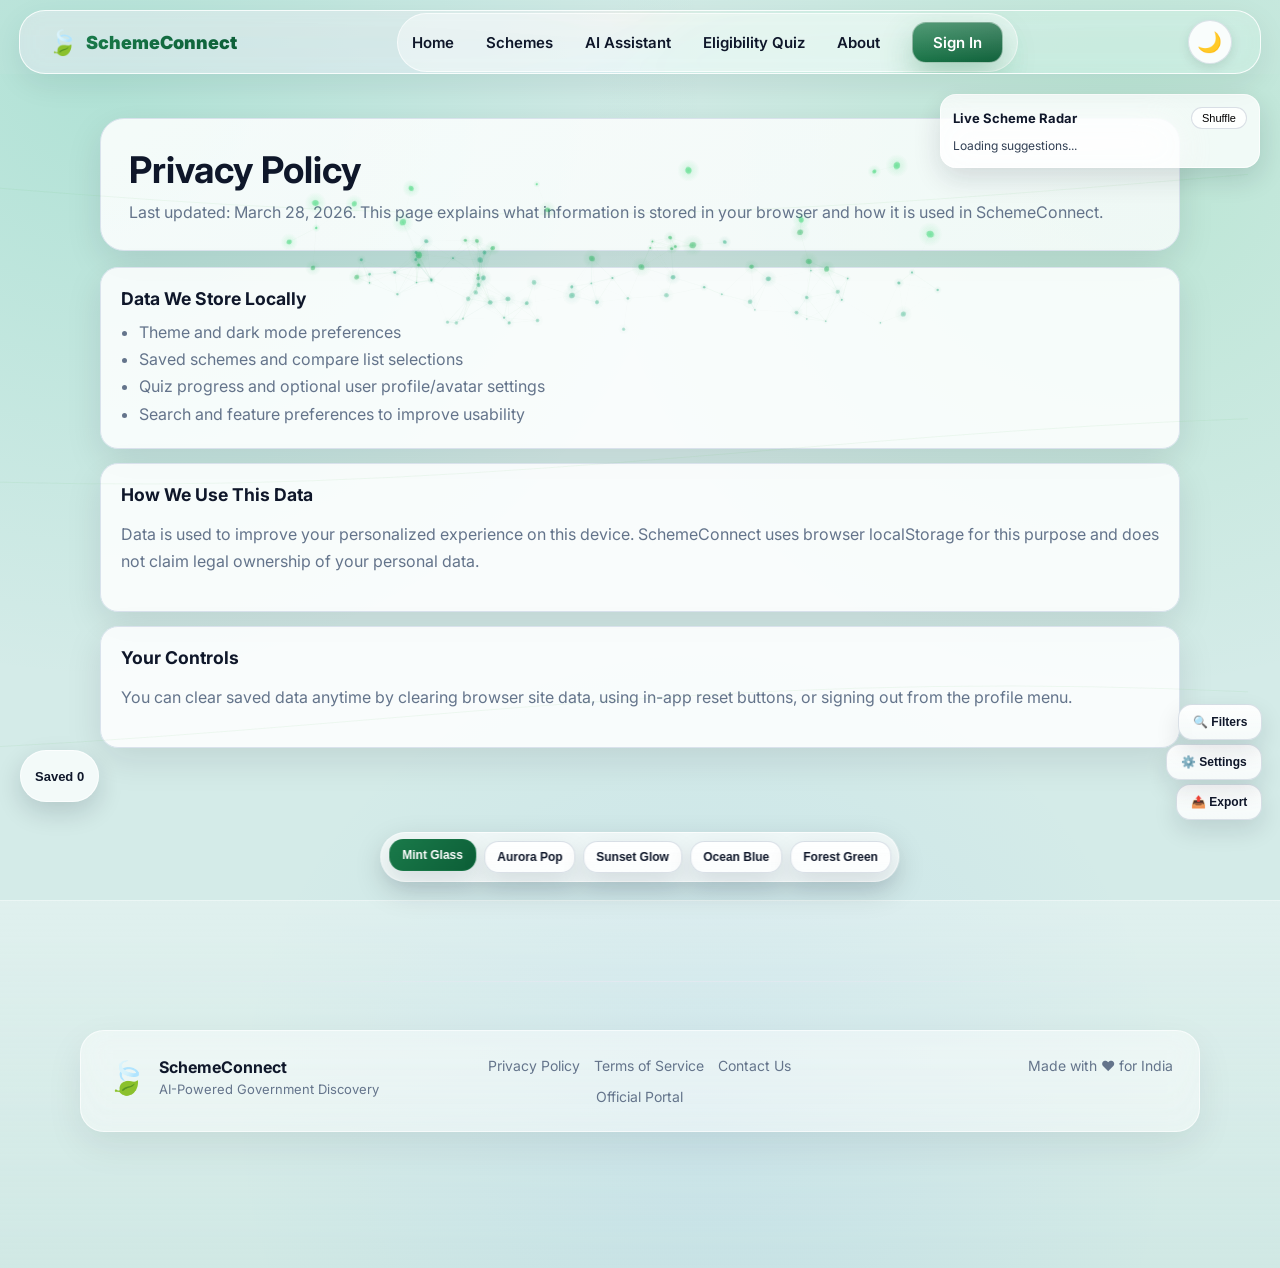
<file: pages/privacy.html>
<!DOCTYPE html>
<html lang="en">
<head>
  <meta charset="UTF-8" />
  <meta name="viewport" content="width=device-width, initial-scale=1.0" />
  <title>Privacy Policy | SchemeConnect</title>
  <link rel="icon" type="image/svg+xml" href="../assets/icons/favicon.svg" />
  <link rel="preconnect" href="https://fonts.googleapis.com" />
  <link rel="preconnect" href="https://fonts.gstatic.com" crossorigin />
  <link href="https://fonts.googleapis.com/css2?family=Inter:wght@300;400;500;600;700;800;900&display=swap" rel="stylesheet" />
  <link rel="stylesheet" href="../css/style.css" />
  <link rel="stylesheet" href="../css/enhancements.css" />
  <link rel="stylesheet" href="../css/scroll-to-top.css" />
  <link rel="stylesheet" href="../css/legal-page.css" />
</head>
<body class="legal-page">
  <header id="main-header">
    <div class="container nav-shell" id="nav-shell">
      <a href="../index.html" class="brand"><span class="brand-icon">&#127811;</span><span class="brand-name">SchemeConnect</span></a>
      <nav class="desktop-nav">
        <a href="../index.html">Home</a>
        <a href="schemes.html">Schemes</a>
        <a href="chat.html">AI Assistant</a>
        <a href="quiz.html">Eligibility Quiz</a>
        <a href="about.html">About</a>
        <a class="sign-in" href="signin.html">Sign In</a>
      </nav>
      <button id="mobile-toggle" class="mobile-toggle" aria-label="Toggle navigation">&#9776;</button>
    </div>
  </header>

  <div id="mobile-menu" class="mobile-menu">
    <a href="../index.html">Home</a>
    <a href="schemes.html">Schemes</a>
    <a href="chat.html">AI Assistant</a>
    <a href="quiz.html">Eligibility Quiz</a>
    <a href="about.html">About</a>
    <a class="sign-in" href="signin.html">Sign In</a>
  </div>

  <main class="legal-main">
    <section class="legal-hero">
      <h1>Privacy Policy</h1>
      <p>Last updated: March 28, 2026. This page explains what information is stored in your browser and how it is used in SchemeConnect.</p>
    </section>

    <section class="legal-section">
      <h2>Data We Store Locally</h2>
      <ul>
        <li>Theme and dark mode preferences</li>
        <li>Saved schemes and compare list selections</li>
        <li>Quiz progress and optional user profile/avatar settings</li>
        <li>Search and feature preferences to improve usability</li>
      </ul>
    </section>

    <section class="legal-section">
      <h2>How We Use This Data</h2>
      <p>Data is used to improve your personalized experience on this device. SchemeConnect uses browser localStorage for this purpose and does not claim legal ownership of your personal data.</p>
    </section>

    <section class="legal-section">
      <h2>Your Controls</h2>
      <p>You can clear saved data anytime by clearing browser site data, using in-app reset buttons, or signing out from the profile menu.</p>
    </section>
  </main>

  <footer>
    <div class="footer-line"></div>
    <div class="container footer-main">
      <div class="footer-brand"><span class="brand-icon">&#127811;</span><div><strong>SchemeConnect</strong><small>AI-Powered Government Discovery</small></div></div>
      <div class="footer-links">
        <a href="privacy.html">Privacy Policy</a>
        <a href="terms.html">Terms of Service</a>
        <a href="contact.html">Contact Us</a>
        <a href="official-portal.html">Official Portal</a>
      </div>
      <div class="footer-love">Made with &#10084; for India</div>
    </div>
    <div class="container footer-bottom"><span>&#169; 2026 SchemeConnect. All rights reserved.</span><span>Data sourced from official government portals</span></div>
  </footer>

  <div class="style-dock" id="style-dock">
    <button class="style-chip active" data-theme="mint" type="button">Mint Glass</button>
    <button class="style-chip" data-theme="aurora" type="button">Aurora Pop</button>
    <button class="style-chip" data-theme="sunset" type="button">Sunset Glow</button>
    <button class="style-chip" data-theme="ocean" type="button">Ocean Blue</button>
    <button class="style-chip" data-theme="forest" type="button">Forest Green</button>
  </div>

  <button id="scroll-to-top" class="scroll-to-top" aria-label="Scroll to top">&#8593;</button>
  <script src="../js/page-theme.js"></script>
  <script src="../js/enhancements.js"></script>
  <script src="../js/premium-3d-stage.js"></script>
</body>
</html>
</file>
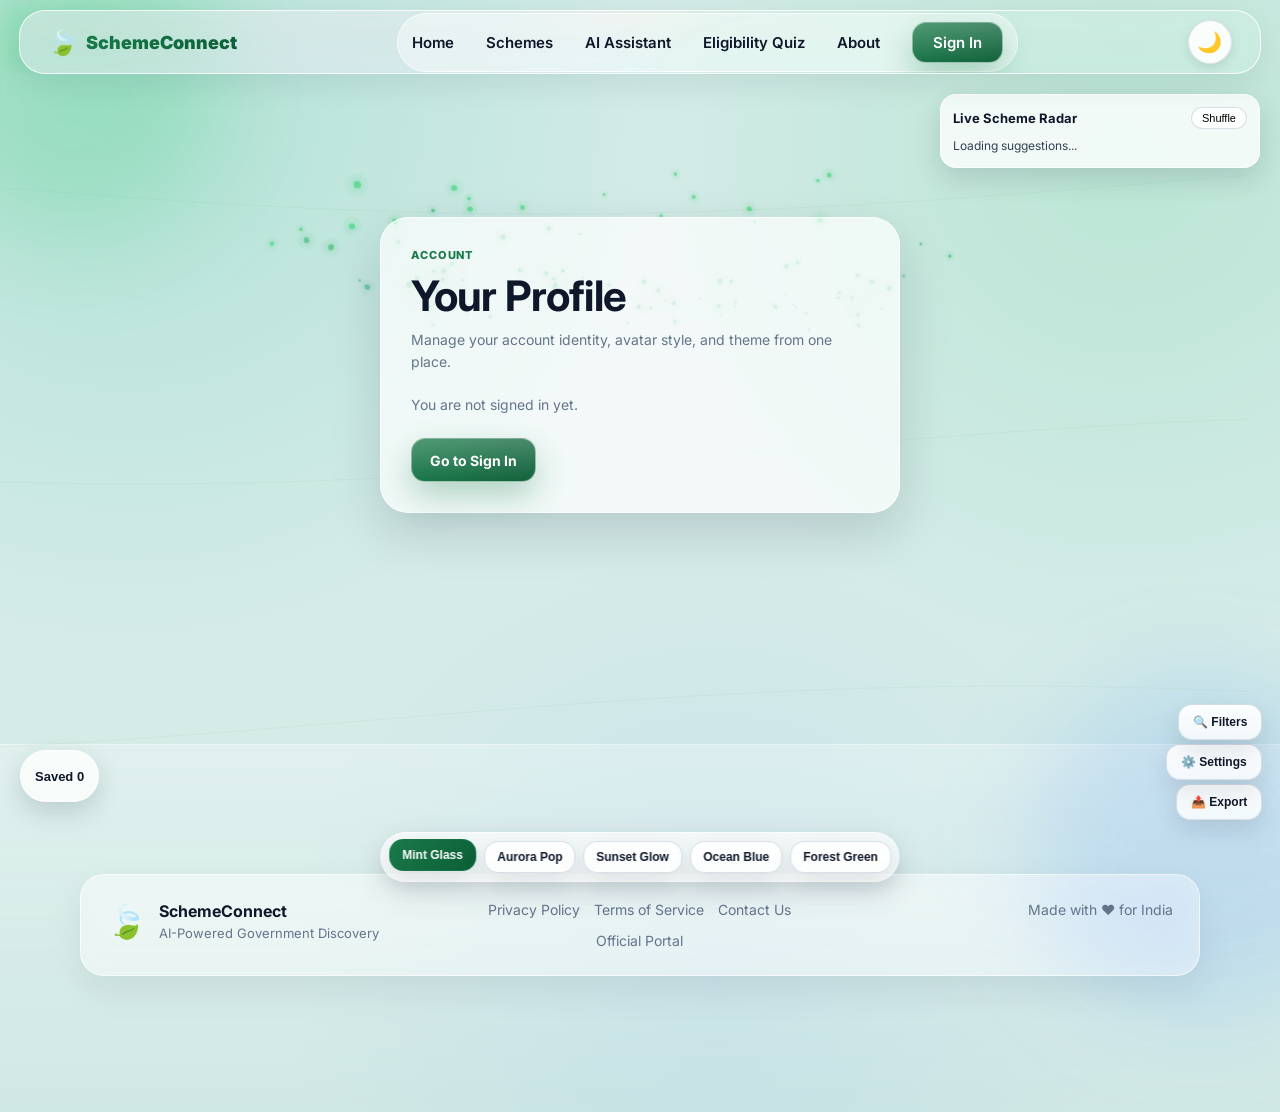
<file: pages/profile.html>
<!DOCTYPE html>
<html lang="en">
<head>
  <meta charset="UTF-8" />
  <meta name="viewport" content="width=device-width, initial-scale=1.0" />
  <title>Profile | SchemeConnect</title>
  <link rel="icon" type="image/svg+xml" href="../assets/icons/favicon.svg" />
  <link rel="preconnect" href="https://fonts.googleapis.com" />
  <link rel="preconnect" href="https://fonts.gstatic.com" crossorigin />
  <link href="https://fonts.googleapis.com/css2?family=Inter:wght@300;400;500;600;700;800;900&display=swap" rel="stylesheet" />
  <link rel="stylesheet" href="../css/style.css" />
  <link rel="stylesheet" href="../css/signin.css" />
  <link rel="stylesheet" href="../css/enhancements.css" />
</head>
<body class="profile-page">
  <div class="ambient ambient-a"></div>
  <div class="ambient ambient-b"></div>

  <header id="main-header">
    <div class="container nav-shell" id="nav-shell">
      <a href="../index.html" class="brand">
        <span class="brand-icon">&#127811;</span>
        <span class="brand-name">SchemeConnect</span>
      </a>

      <nav class="desktop-nav">
        <a href="../index.html">Home</a>
        <a href="schemes.html">Schemes</a>
        <a href="chat.html">AI Assistant</a>
        <a href="quiz.html">Eligibility Quiz</a>
        <a href="about.html">About</a>
        <a class="sign-in active-link" href="signin.html">Sign In</a>
      </nav>

      <button id="mobile-toggle" class="mobile-toggle" aria-label="Toggle navigation">&#9776;</button>
    </div>
  </header>

  <div id="mobile-menu" class="mobile-menu">
    <a href="../index.html">Home</a>
    <a href="schemes.html">Schemes</a>
    <a href="chat.html">AI Assistant</a>
    <a href="quiz.html">Eligibility Quiz</a>
    <a href="about.html">About</a>
    <a class="sign-in active-link" href="signin.html">Sign In</a>
  </div>

  <main class="auth-shell">
    <section class="auth-card">
      <p class="eyebrow">Account</p>
      <h1>Your Profile</h1>
      <p class="sub">Manage your account identity, avatar style, and theme from one place.</p>
      <div id="profile-content"></div>
    </section>
  </main>

  <footer>
    <div class="footer-line"></div>
    <div class="container footer-main">
      <div class="footer-brand">
        <span class="brand-icon">&#127811;</span>
        <div>
          <strong>SchemeConnect</strong>
          <small>AI-Powered Government Discovery</small>
        </div>
      </div>
      <div class="footer-links">
        <a href="privacy.html">Privacy Policy</a>
        <a href="terms.html">Terms of Service</a>
        <a href="contact.html">Contact Us</a>
        <a href="official-portal.html">Official Portal</a>
      </div>
      <div class="footer-love">Made with &#10084; for India</div>
    </div>
    <div class="container footer-bottom">
      <span>&#169; 2026 SchemeConnect. All rights reserved.</span>
      <span>Data sourced from official government portals</span>
    </div>
  </footer>

  <div class="style-dock" id="style-dock">
    <button class="style-chip active" data-theme="mint" type="button">Mint Glass</button>
    <button class="style-chip" data-theme="aurora" type="button">Aurora Pop</button>
    <button class="style-chip" data-theme="sunset" type="button">Sunset Glow</button>
    <button class="style-chip" data-theme="ocean" type="button">Ocean Blue</button>
    <button class="style-chip" data-theme="forest" type="button">Forest Green</button>
  </div>

  <div id="toast" class="toast" role="status" aria-live="polite"></div>
  <script src="../js/page-theme.js"></script>
  <script src="../js/enhancements.js"></script>
  <script src="../js/profile.js"></script>
  <script src="../js/premium-3d-stage.js"></script>
</body>
</html>
</file>
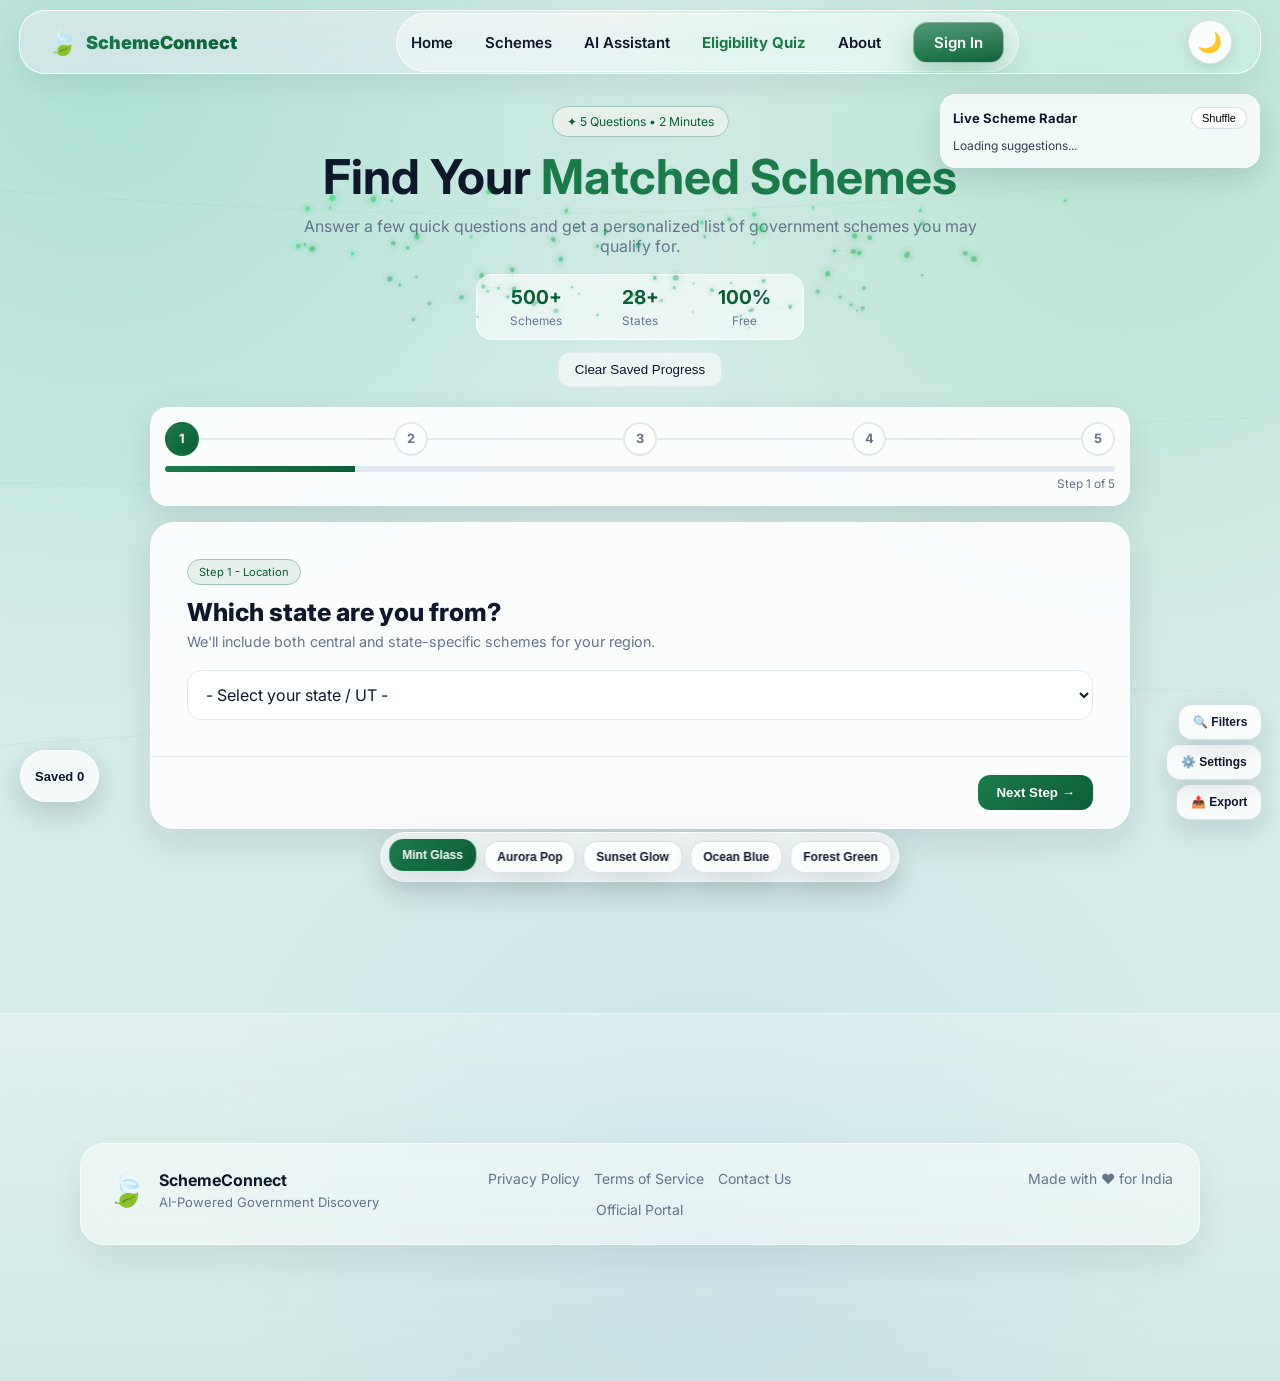
<file: pages/quiz.html>
<!DOCTYPE html>
<html lang="en">
<head>
  <meta charset="UTF-8" />
  <meta name="viewport" content="width=device-width, initial-scale=1.0" />
  <title>Eligibility Quiz | SchemeConnect</title>
  <link rel="icon" type="image/svg+xml" href="../assets/icons/favicon.svg" />
  <link rel="preconnect" href="https://fonts.googleapis.com" />
  <link rel="preconnect" href="https://fonts.gstatic.com" crossorigin />
  <link href="https://fonts.googleapis.com/css2?family=Inter:wght@300;400;500;600;700;800;900&display=swap" rel="stylesheet" />
  <link rel="stylesheet" href="../css/style.css" />
  <link rel="stylesheet" href="../css/enhancements.css" />
  <link rel="stylesheet" href="../css/scroll-to-top.css" />
  <link rel="stylesheet" href="../css/quiz-page.css" />
</head>
<body class="quiz-page">
  <header id="main-header">
    <div class="container nav-shell" id="nav-shell">
      <a href="../index.html" class="brand">
        <span class="brand-icon">&#127811;</span>
        <span class="brand-name">SchemeConnect</span>
      </a>

      <nav class="desktop-nav">
        <a href="../index.html">Home</a>
        <a href="schemes.html">Schemes</a>
        <a href="chat.html">AI Assistant</a>
        <a class="active-link" href="quiz.html">Eligibility Quiz</a>
        <a href="about.html">About</a>
        <a class="sign-in" href="signin.html">Sign In</a>
      </nav>

      <button id="mobile-toggle" class="mobile-toggle" aria-label="Toggle navigation">&#9776;</button>
    </div>
  </header>

  <div id="mobile-menu" class="mobile-menu">
    <a href="../index.html">Home</a>
    <a href="schemes.html">Schemes</a>
    <a href="chat.html">AI Assistant</a>
    <a class="active-link" href="quiz.html">Eligibility Quiz</a>
    <a href="about.html">About</a>
    <a class="sign-in" href="signin.html">Sign In</a>
  </div>

  <main>
    <section class="quiz-shell">
      <div class="quiz-hero">
        <div class="hero-tag">✦ 5 Questions • 2 Minutes</div>
        <h1>Find Your <span class="g">Matched Schemes</span></h1>
        <p>Answer a few quick questions and get a personalized list of government schemes you may qualify for.</p>
        <div class="hero-stats">
          <div class="hs"><strong>500+</strong><span>Schemes</span></div>
          <div class="hs"><strong>28+</strong><span>States</span></div>
          <div class="hs"><strong>100%</strong><span>Free</span></div>
        </div>
        <div class="quiz-hero-actions">
          <button id="clear-progress-btn" class="btn-bk" type="button">Clear Saved Progress</button>
        </div>
      </div>

      <div class="prog-wrap" id="prog-wrap">
        <div class="dots-row">
          <div class="sdot active" id="dot-1">1</div>
          <div class="sline" id="line-1"></div>
          <div class="sdot" id="dot-2">2</div>
          <div class="sline" id="line-2"></div>
          <div class="sdot" id="dot-3">3</div>
          <div class="sline" id="line-3"></div>
          <div class="sdot" id="dot-4">4</div>
          <div class="sline" id="line-4"></div>
          <div class="sdot" id="dot-5">5</div>
        </div>
        <div class="pbar-wrap">
          <div class="pbar-track"><div class="pbar-fill" id="pbar" style="width:20%"></div></div>
          <div class="pbar-label" id="plabel">Step 1 of 5</div>
        </div>
      </div>

      <div id="quiz-sec">
        <div class="quiz-card">
          <div class="quiz-step active" id="step-1">
            <div class="step-tag">Step 1 - Location</div>
            <div class="step-q">Which state are you from?</div>
            <div class="step-hint">We'll include both central and state-specific schemes for your region.</div>
            <select class="sc-inp" id="q-state">
              <option value="">- Select your state / UT -</option>
              <option>Andhra Pradesh</option><option>Arunachal Pradesh</option><option>Assam</option>
              <option>Bihar</option><option>Chhattisgarh</option><option>Goa</option>
              <option>Gujarat</option><option>Haryana</option><option>Himachal Pradesh</option>
              <option>Jharkhand</option><option>Karnataka</option><option>Kerala</option>
              <option>Madhya Pradesh</option><option>Maharashtra</option><option>Manipur</option>
              <option>Meghalaya</option><option>Mizoram</option><option>Nagaland</option>
              <option>Odisha</option><option>Punjab</option><option>Rajasthan</option>
              <option>Sikkim</option><option>Tamil Nadu</option><option>Telangana</option>
              <option>Tripura</option><option>Uttar Pradesh</option><option>Uttarakhand</option>
              <option>West Bengal</option><option>Delhi</option><option>Jammu &amp; Kashmir</option>
              <option>Ladakh</option><option>Chandigarh</option><option>Puducherry</option>
            </select>
            <div class="errmsg" id="err-1">Please select your state.</div>
          </div>

          <div class="quiz-step" id="step-2">
            <div class="step-tag">Step 2 - Age</div>
            <div class="step-q">How old are you?</div>
            <div class="step-hint">Age helps map youth, general, and senior-citizen schemes.</div>
            <input type="number" class="sc-inp" id="q-age" placeholder="Enter your age (e.g. 24)" min="1" max="120" />
            <div class="errmsg" id="err-2">Please enter a valid age (1-120).</div>
          </div>

          <div class="quiz-step" id="step-3">
            <div class="step-tag">Step 3 - Gender</div>
            <div class="step-q">What is your gender?</div>
            <div class="step-hint">Some schemes are targeted to specific demographics.</div>
            <div class="opts">
              <button class="ob" data-q="gender" data-val="male"><span class="oi">👨</span>Male<span class="ock">✓</span></button>
              <button class="ob" data-q="gender" data-val="female"><span class="oi">👩</span>Female<span class="ock">✓</span></button>
              <button class="ob" data-q="gender" data-val="transgender"><span class="oi">🏳️‍🌈</span>Transgender<span class="ock">✓</span></button>
              <button class="ob" data-q="gender" data-val="prefer_not"><span class="oi">🤐</span>Prefer not to say<span class="ock">✓</span></button>
            </div>
            <div class="errmsg" id="err-3">Please select an option.</div>
          </div>

          <div class="quiz-step" id="step-4">
            <div class="step-tag">Step 4 - Income</div>
            <div class="step-q">Annual household income?</div>
            <div class="step-hint">Used for BPL, EWS, and income-based filters.</div>
            <div class="opts">
              <button class="ob" data-q="income" data-val="below_1L"><span class="oi">💸</span>Below Rs 1 Lakh<span class="ock">✓</span></button>
              <button class="ob" data-q="income" data-val="1_3L"><span class="oi">💰</span>Rs 1L - Rs 3L<span class="ock">✓</span></button>
              <button class="ob" data-q="income" data-val="3_8L"><span class="oi">💵</span>Rs 3L - Rs 8L<span class="ock">✓</span></button>
              <button class="ob" data-q="income" data-val="above_8L"><span class="oi">🏦</span>Above Rs 8L<span class="ock">✓</span></button>
            </div>
            <div class="errmsg" id="err-4">Please select your income range.</div>
          </div>

          <div class="quiz-step" id="step-5">
            <div class="step-tag">Step 5 - Category</div>
            <div class="step-q">Which category describes you?</div>
            <div class="step-hint">Select all that apply for better matching.</div>
            <div class="opts">
              <button class="ob" data-q="category" data-val="farmer"><span class="oi">🌾</span>Farmer<span class="ock">✓</span></button>
              <button class="ob" data-q="category" data-val="student"><span class="oi">🎓</span>Student<span class="ock">✓</span></button>
              <button class="ob" data-q="category" data-val="woman"><span class="oi">👩‍💼</span>Woman Entrepreneur<span class="ock">✓</span></button>
              <button class="ob" data-q="category" data-val="msme"><span class="oi">🏭</span>MSME / Business<span class="ock">✓</span></button>
              <button class="ob" data-q="category" data-val="senior_citizen"><span class="oi">👴</span>Senior Citizen<span class="ock">✓</span></button>
              <button class="ob" data-q="category" data-val="differently_abled"><span class="oi">♿</span>Differently Abled<span class="ock">✓</span></button>
            </div>
            <div class="errmsg" id="err-5">Please select at least one category.</div>
          </div>

          <div class="qfooter">
            <button class="btn-bk" id="btn-bk" style="visibility:hidden">← Back</button>
            <button class="btn-nx" id="btn-nx">Next Step →</button>
          </div>
        </div>
      </div>

      <div id="results-sec">
        <div class="quiz-card">
          <div class="rh">
            <span class="r-trophy">🎯</span>
            <h2>Your Matched Schemes</h2>
            <p id="r-sub">Analyzing your profile...</p>
          </div>
          <div class="r-chips" id="r-chips"></div>
          <div class="r-list" id="r-list"></div>
          <div class="quiz-result-actions">
            <button class="btn-bk" id="btn-share" type="button">Share Results</button>
            <a class="btn-bk" id="btn-open-home" href="../index.html#schemes">Open Home Saved</a>
          </div>
          <button class="btn-retake" id="btn-retake">↩ Retake Quiz</button>
        </div>
      </div>
    </section>
  </main>

  <footer>
    <div class="footer-line"></div>
    <div class="container footer-main">
      <div class="footer-brand">
        <span class="brand-icon">&#127811;</span>
        <div>
          <strong>SchemeConnect</strong>
          <small>AI-Powered Government Discovery</small>
        </div>
      </div>
      <div class="footer-links">
        <a href="privacy.html">Privacy Policy</a>
        <a href="terms.html">Terms of Service</a>
        <a href="contact.html">Contact Us</a>
        <a href="official-portal.html">Official Portal</a>
      </div>
      <div class="footer-love">Made with &#10084; for India</div>
    </div>
    <div class="container footer-bottom">
      <span>&#169; 2026 SchemeConnect. All rights reserved.</span>
      <span>Data sourced from official government portals</span>
    </div>
  </footer>

  <div class="style-dock" id="style-dock">
    <button class="style-chip active" data-theme="mint" type="button">Mint Glass</button>
    <button class="style-chip" data-theme="aurora" type="button">Aurora Pop</button>
    <button class="style-chip" data-theme="sunset" type="button">Sunset Glow</button>
    <button class="style-chip" data-theme="ocean" type="button">Ocean Blue</button>
    <button class="style-chip" data-theme="forest" type="button">Forest Green</button>
  </div>

  <button id="scroll-to-top" class="scroll-to-top" aria-label="Scroll to top">&#8593;</button>

  <script src="https://code.jquery.com/jquery-3.7.1.min.js"></script>
  <script src="../js/page-theme.js"></script>
  <script src="../js/enhancements.js"></script>
  <script src="../js/premium-3d-stage.js"></script>
  <script>
    $(function () {
      const FAVORITES_KEY = "schemeconnect:favorites";
      const LEGACY_QUIZ_FAVORITES_KEY = "sc_saved_schemes";
      const QUIZ_PROGRESS_KEY = "schemeconnect:quiz-progress";
      const a = { state: "", age: null, gender: "", income: "", categories: [] };
      let s = 1;
      const T = 5;
      let lastResults = [];

      function showToast(message) {
        const toast = $('<div class="quiz-toast" role="status" aria-live="polite"></div>').text(message);
        $("body").append(toast);
        window.setTimeout(function () {
          toast.fadeOut(200, function () { toast.remove(); });
        }, 1700);
      }

      function normalizeFavoriteItem(item) {
        if (!item || typeof item !== "object") return null;
        const id = String(item.id || item.name || "").trim();
        const name = String(item.name || item.id || "Unnamed Scheme").trim();
        if (!name) return null;
        return {
          id: id || name,
          name: name,
          category: String(item.category || "General"),
          benefit: String(item.benefit || item.benefits || "Benefit details available"),
          description: String(item.description || ""),
          href: String(item.href || ("schemes.html?scheme=" + encodeURIComponent(id || name))),
          savedFrom: item.savedFrom || "quiz"
        };
      }

      function readFavorites() {
        let shared = [];
        let legacy = [];
        try {
          shared = JSON.parse(localStorage.getItem(FAVORITES_KEY) || "[]");
        } catch (e) {
          shared = [];
        }
        try {
          legacy = JSON.parse(localStorage.getItem(LEGACY_QUIZ_FAVORITES_KEY) || "[]");
        } catch (e) {
          legacy = [];
        }

        const merged = [].concat(shared, legacy).map(normalizeFavoriteItem).filter(Boolean);
        const seen = new Map();
        merged.forEach(function (item) {
          const key = String(item.id || item.name).toLowerCase();
          if (!seen.has(key)) seen.set(key, item);
        });
        const out = Array.from(seen.values()).slice(0, 30);
        localStorage.setItem(FAVORITES_KEY, JSON.stringify(out));
        if (legacy.length) localStorage.removeItem(LEGACY_QUIZ_FAVORITES_KEY);
        return out;
      }

      function writeFavorites(list) {
        localStorage.setItem(FAVORITES_KEY, JSON.stringify(list));
        localStorage.removeItem(LEGACY_QUIZ_FAVORITES_KEY);
        document.dispatchEvent(new CustomEvent("schemeconnect:favorites-updated", { detail: list.slice() }));
      }

      function saveQuizProgress() {
        const payload = {
          step: s,
          answers: {
            state: a.state,
            age: a.age,
            gender: a.gender,
            income: a.income,
            categories: a.categories.slice()
          },
          updatedAt: Date.now()
        };
        localStorage.setItem(QUIZ_PROGRESS_KEY, JSON.stringify(payload));
      }

      function clearQuizProgress() {
        localStorage.removeItem(QUIZ_PROGRESS_KEY);
      }

      function syncUiFromAnswers() {
        $("#q-state").val(a.state || "");
        $("#q-age").val(a.age != null ? a.age : "");

        $("[data-q='gender']").removeClass("selected");
        if (a.gender) {
          $("[data-q='gender'][data-val='" + a.gender + "']").addClass("selected");
        }

        $("[data-q='income']").removeClass("selected");
        if (a.income) {
          $("[data-q='income'][data-val='" + a.income + "']").addClass("selected");
        }

        $("[data-q='category']").removeClass("selected");
        (a.categories || []).forEach(function (c) {
          $("[data-q='category'][data-val='" + c + "']").addClass("selected");
        });
      }

      function restoreQuizProgress() {
        let payload = null;
        try {
          payload = JSON.parse(localStorage.getItem(QUIZ_PROGRESS_KEY) || "null");
        } catch (e) {
          payload = null;
        }
        if (!payload || !payload.answers) return;

        const isStale = Date.now() - Number(payload.updatedAt || 0) > 1000 * 60 * 60 * 24 * 7;
        if (isStale) {
          clearQuizProgress();
          return;
        }

        Object.assign(a, {
          state: payload.answers.state || "",
          age: payload.answers.age || null,
          gender: payload.answers.gender || "",
          income: payload.answers.income || "",
          categories: Array.isArray(payload.answers.categories) ? payload.answers.categories : []
        });

        s = Math.min(Math.max(parseInt(payload.step || 1, 10), 1), T);
        syncUiFromAnswers();
        $(".quiz-step").removeClass("active");
        $("#step-" + s).addClass("active");
        upProg(s);
        $("#btn-bk").css("visibility", s > 1 ? "visible" : "hidden");
        $("#btn-nx").html(s === T ? "Find My Schemes 🎯" : "Next Step →");
        showToast("Resumed your saved quiz progress");
      }

      $(document).on("click", ".ob", function () {
        const q = $(this).data("q");
        const v = $(this).data("val");
        if (q === "category") {
          $(this).toggleClass("selected");
          a.categories = [];
          $("[data-q='category'].selected").each(function () {
            a.categories.push($(this).data("val"));
          });
        } else {
          $("[data-q='" + q + "']").removeClass("selected");
          $(this).addClass("selected");
          if (q === "gender") a.gender = v;
          if (q === "income") a.income = v;
        }
        saveQuizProgress();
      });

      $("#q-state, #q-age").on("input change", function () {
        a.state = $("#q-state").val() || "";
        const ageValue = parseInt($("#q-age").val(), 10);
        a.age = Number.isFinite(ageValue) ? ageValue : null;
        saveQuizProgress();
      });

      function upProg(n) {
        let i;
        for (i = 1; i <= T; i++) {
          const d = $("#dot-" + i);
          d.removeClass("done active");
          if (i < n) {
            d.addClass("done").html("✓");
          } else if (i === n) {
            d.addClass("active").html(i);
          } else {
            d.html(i);
          }
          if (i < T) $("#line-" + i).toggleClass("done", i < n);
        }
        $("#pbar").css("width", (n / T) * 100 + "%");
        $("#plabel").text("Step " + n + " of " + T);
      }

      function valid(n) {
        $("#err-" + n).removeClass("show");
        if (n === 1) {
          if (!$("#q-state").val()) {
            $("#err-1").addClass("show");
            return false;
          }
          a.state = $("#q-state").val();
        }
        if (n === 2) {
          const x = parseInt($("#q-age").val(), 10);
          if (!x || x < 1 || x > 120) {
            $("#err-2").addClass("show");
            return false;
          }
          a.age = x;
        }
        if (n === 3 && !a.gender) {
          $("#err-3").addClass("show");
          return false;
        }
        if (n === 4 && !a.income) {
          $("#err-4").addClass("show");
          return false;
        }
        if (n === 5 && !a.categories.length) {
          $("#err-5").addClass("show");
          return false;
        }
        return true;
      }

      $("#btn-nx").on("click", function () {
        if (!valid(s)) return;
        if (s === T) {
          doResults();
          return;
        }
        $("#step-" + s).removeClass("active");
        s += 1;
        $("#step-" + s).addClass("active");
        upProg(s);
        $("#btn-bk").css("visibility", "visible");
        $(this).html(s === T ? "Find My Schemes 🎯" : "Next Step →");
        saveQuizProgress();
      });

      $("#btn-bk").on("click", function () {
        $("#step-" + s).removeClass("active");
        s -= 1;
        $("#step-" + s).addClass("active");
        upProg(s);
        if (s === 1) $(this).css("visibility", "hidden");
        $("#btn-nx").html("Next Step →");
        saveQuizProgress();
      });

      function score(sch) {
        function normalizeKey(value) {
          return String(value || "")
            .toLowerCase()
            .replace(/&/g, " and ")
            .replace(/[^a-z0-9]+/g, " ")
            .trim();
        }

        function deriveSchemeCategories(scheme) {
          const out = [];
          const direct = Array.isArray(scheme.categories) ? scheme.categories : [];
          direct.forEach(function (item) {
            const key = normalizeKey(item);
            if (key.indexOf("farm") >= 0) out.push("farmer");
            if (key.indexOf("student") >= 0 || key.indexOf("education") >= 0 || key.indexOf("scholar") >= 0) out.push("student");
            if (key.indexOf("women") >= 0 || key.indexOf("girl") >= 0) out.push("woman");
            if (key.indexOf("msme") >= 0 || key.indexOf("entrepreneur") >= 0 || key.indexOf("business") >= 0) out.push("msme");
            if (key.indexOf("senior") >= 0 || key.indexOf("pension") >= 0) out.push("senior_citizen");
            if (key.indexOf("disabled") >= 0 || key.indexOf("differently") >= 0 || key.indexOf("divyang") >= 0) out.push("differently_abled");
          });

          const categoryText = normalizeKey(scheme.category || "");
          if (categoryText.indexOf("farm") >= 0) out.push("farmer");
          if (categoryText.indexOf("student") >= 0 || categoryText.indexOf("education") >= 0 || categoryText.indexOf("scholar") >= 0) out.push("student");
          if (categoryText.indexOf("women") >= 0 || categoryText.indexOf("girl") >= 0) out.push("woman");
          if (categoryText.indexOf("msme") >= 0 || categoryText.indexOf("entrepreneur") >= 0 || categoryText.indexOf("business") >= 0) out.push("msme");
          if (categoryText.indexOf("senior") >= 0 || categoryText.indexOf("pension") >= 0) out.push("senior_citizen");
          if (categoryText.indexOf("disabled") >= 0 || categoryText.indexOf("differently") >= 0 || categoryText.indexOf("divyang") >= 0) out.push("differently_abled");

          return Array.from(new Set(out));
        }

        function incomeBandUpper(value) {
          if (value === "below_1L") return 100000;
          if (value === "1_3L") return 300000;
          if (value === "3_8L") return 800000;
          return 99999999;
        }

        const e = sch.eligibility || {};
        const states = Array.isArray(e.states) ? e.states : ["all"];
        const statePass = states.indexOf("all") >= 0 || states.indexOf(a.state) >= 0;
        if (!statePass) return 0;

        const minAge = Number.isFinite(e.minAge) ? e.minAge : 0;
        const maxAge = Number.isFinite(e.maxAge) ? e.maxAge : 120;
        const agePass = a.age >= minAge && a.age <= maxAge;
        if (!agePass) return 0;

        const schemeCats = deriveSchemeCategories(sch);
        const categoryPass = !schemeCats.length || schemeCats.some(function (c) { return a.categories.includes(c); });
        if (!categoryPass) return 0;

        let sc = 44;

        const gender = String(e.gender || "all").toLowerCase();
        if (a.gender === "prefer_not" || gender === "all" || gender === a.gender) {
          sc += 18;
        }

        const schemeIncomeCap = Number.isFinite(e.maxIncome) ? e.maxIncome : 99999999;
        if (incomeBandUpper(a.income) <= schemeIncomeCap) {
          sc += 18;
        }

        if (states.indexOf(a.state) >= 0 && states.indexOf("all") < 0) {
          sc += 10;
        }

        if (schemeCats.length && schemeCats.some(function (c) { return a.categories.includes(c); })) {
          sc += 10;
        }

        return Math.min(sc, 100);
      }

      function doResults() {
        $("#quiz-sec,#prog-wrap").hide();
        $("#results-sec").show();
        const sv = readFavorites();
        $.getJSON("../data/schemes.json")
          .done(function (d) {
            render(d.schemes || d, sv);
          })
          .fail(function () {
            render(demo(), sv);
          });
      }

      function render(list, sv) {
        function normalizeKey(value) {
          return String(value || "")
            .toLowerCase()
            .replace(/&/g, " and ")
            .replace(/[^a-z0-9]+/g, " ")
            .trim();
        }

        function deriveSchemeCategories(scheme) {
          const out = [];
          const categoryText = normalizeKey(scheme.category || "");
          if (categoryText.indexOf("farm") >= 0) out.push("farmer");
          if (categoryText.indexOf("student") >= 0 || categoryText.indexOf("education") >= 0 || categoryText.indexOf("scholar") >= 0) out.push("student");
          if (categoryText.indexOf("women") >= 0 || categoryText.indexOf("girl") >= 0) out.push("woman");
          if (categoryText.indexOf("msme") >= 0 || categoryText.indexOf("entrepreneur") >= 0 || categoryText.indexOf("business") >= 0) out.push("msme");
          if (categoryText.indexOf("senior") >= 0 || categoryText.indexOf("pension") >= 0) out.push("senior_citizen");
          if (categoryText.indexOf("disabled") >= 0 || categoryText.indexOf("differently") >= 0 || categoryText.indexOf("divyang") >= 0) out.push("differently_abled");
          return Array.from(new Set(out));
        }

        function humanCategoryLabel(key) {
          if (key === "farmer") return "Farmer";
          if (key === "student") return "Student";
          if (key === "woman") return "Women";
          if (key === "msme") return "MSME";
          if (key === "senior_citizen") return "Senior Citizen";
          if (key === "differently_abled") return "Differently Abled";
          return key;
        }

        const scored = list
          .map(function (x) {
            const y = Object.assign({}, x);
            y.pct = score(x);
            y.matchedCategories = deriveSchemeCategories(x);
            return y;
          })
          .filter(function (x) {
            return x.pct >= 40;
          })
          .sort(function (aItem, bItem) {
            return bItem.pct - aItem.pct;
          });
        lastResults = scored.slice();

        const im = {
          below_1L: "Below Rs 1L",
          "1_3L": "Rs 1L-Rs 3L",
          "3_8L": "Rs 3L-Rs 8L",
          above_8L: "Above Rs 8L"
        };

        $("#r-chips").html(
          [
            '<div class="rchip"><strong>' + a.state + '</strong>State</div>',
            '<div class="rchip"><strong>' + a.age + ' yrs</strong>Age</div>',
            '<div class="rchip"><strong>' + a.gender + '</strong>Gender</div>',
            '<div class="rchip"><strong>' + (im[a.income] || a.income) + '</strong>Income</div>',
            '<div class="rchip"><strong>' + scored.length + '</strong>Matches</div>',
            '<div class="rchip"><strong>' + sv.length + '</strong>Saved Total</div>'
          ].join("")
        );

        $("#r-sub").text("Found " + scored.length + " scheme" + (scored.length !== 1 ? "s" : "") + " matching your profile.");

        if (!scored.length) {
          $("#r-list").html('<div class="no-r"><div class="ni">🔍</div><h3>No close matches found</h3><p>Try broader answers or browse all schemes.</p></div>');
          return;
        }

        $("#r-list").html(
          scored
            .map(function (x) {
              const itemKey = String(x.id || x.name).toLowerCase();
              const saved = sv.some(function (y) {
                return String(y.id || y.name).toLowerCase() === itemKey;
              });
              const cl = x.pct >= 80 ? "mh" : x.pct >= 60 ? "mm" : "ml";
              const tags = (x.matchedCategories || [])
                .map(function (c) {
                  return '<span class="stag">' + humanCategoryLabel(c) + "</span>";
                })
                .join("");
              return (
                '<div class="scc"><div class="scc-top"><div class="scc-name">' +
                x.name +
                '</div><span class="mpill ' +
                cl +
                '">' +
                x.pct +
                '% Match</span></div><div class="scc-desc">' +
                (x.description || "Government financial assistance scheme.") +
                '</div><div class="scc-tags">' +
                tags +
                '</div><button class="btn-sv' +
                (saved ? " saved" : "") +
                '" data-id="' +
                x.id +
                '">' +
                (saved ? "✓ Saved" : "+ Save Scheme") +
                "</button></div>"
              );
            })
            .join("")
        );

        $(document)
          .off("click", ".btn-sv")
          .on("click", ".btn-sv", function () {
            const id = $(this).data("id");
            let s2 = readFavorites();
            const item = scored.find(function (y) {
              return y.id === id;
            });
            if (!item) return;

            const itemKey = String(item.id || item.name).toLowerCase();
            if (
              s2.some(function (y) {
                return String(y.id || y.name).toLowerCase() === itemKey;
              })
            ) {
              s2 = s2.filter(function (y) {
                return String(y.id || y.name).toLowerCase() !== itemKey;
              });
              $(this).removeClass("saved").text("+ Save Scheme");
              showToast("Removed from saved schemes");
            } else {
              s2.unshift(normalizeFavoriteItem({
                id: item.id || item.name,
                name: item.name,
                category: item.category || "General",
                benefit: item.benefit || item.benefits || "Benefit details available",
                description: item.description || "",
                href: "schemes.html?scheme=" + encodeURIComponent(item.id || item.name || ""),
                savedFrom: "quiz"
              }));
              $(this).addClass("saved").text("✓ Saved");
              showToast("Saved to Home favorites");
            }
            writeFavorites(s2.slice(0, 30));
          });

        clearQuizProgress();
      }

      $("#btn-retake").on("click", function () {
        Object.assign(a, { state: "", age: null, gender: "", income: "", categories: [] });
        s = 1;
        $(".ob").removeClass("selected");
        $("#q-state").val("");
        $("#q-age").val("");
        $(".quiz-step").removeClass("active");
        $("#step-1").addClass("active");
        upProg(1);
        $("#btn-bk").css("visibility", "hidden");
        $("#btn-nx").html("Next Step →");
        $("#results-sec").hide();
        $("#quiz-sec,#prog-wrap").show();
        $("html,body").animate({ scrollTop: 0 }, 300);
        clearQuizProgress();
        showToast("Quiz reset");
      });

      $("#btn-share").on("click", function () {
        if (!lastResults.length) {
          showToast("Run the quiz first to share results");
          return;
        }
        const top = lastResults.slice(0, 3).map(function (x, idx) {
          return (idx + 1) + ". " + x.name + " (" + x.pct + "% match)";
        }).join("\n");
        const summary = [
          "My SchemeConnect Quiz Results",
          "State: " + (a.state || "N/A"),
          "Age: " + (a.age || "N/A"),
          "Top Matches:",
          top,
          "Explore: " + window.location.href
        ].join("\n");

        if (navigator.clipboard && navigator.clipboard.writeText) {
          navigator.clipboard.writeText(summary).then(function () {
            showToast("Results copied to clipboard");
          }).catch(function () {
            showToast("Could not copy. Please copy manually.");
          });
          return;
        }

        showToast("Clipboard not supported on this browser");
      });

      $("#clear-progress-btn").on("click", function () {
        clearQuizProgress();
        showToast("Saved progress cleared");
      });

      restoreQuizProgress();

      function demo() {
        return [
          {
            id: "pm-kisan",
            name: "PM-KISAN",
            description: "Rs 6,000/year direct income support for small & marginal farmers.",
            state: "All India",
            minAge: 18,
            maxAge: 80,
            gender: "all",
            maxIncome: "3_8L",
            categories: ["farmer"]
          },
          {
            id: "pmmy",
            name: "PM MUDRA Yojana",
            description: "Collateral-free loans up to Rs 10 lakh for small businesses.",
            state: "All India",
            minAge: 18,
            maxAge: 65,
            gender: "all",
            maxIncome: "3_8L",
            categories: ["msme"]
          },
          {
            id: "nsp",
            name: "National Scholarship Portal",
            description: "50+ scholarships for students from SC/ST/OBC/Minority/EWS.",
            state: "All India",
            minAge: 5,
            maxAge: 30,
            gender: "all",
            maxIncome: "3_8L",
            categories: ["student"]
          },
          {
            id: "pmay",
            name: "PM Awas Yojana",
            description: "Housing subsidy for EWS/LIG beneficiaries under CLSS.",
            state: "All India",
            minAge: 18,
            maxAge: 70,
            gender: "all",
            maxIncome: "3_8L",
            categories: ["farmer", "msme", "student", "woman", "senior_citizen", "differently_abled"]
          }
        ];
      }
    });
  </script>
</body>
</html>
</file>
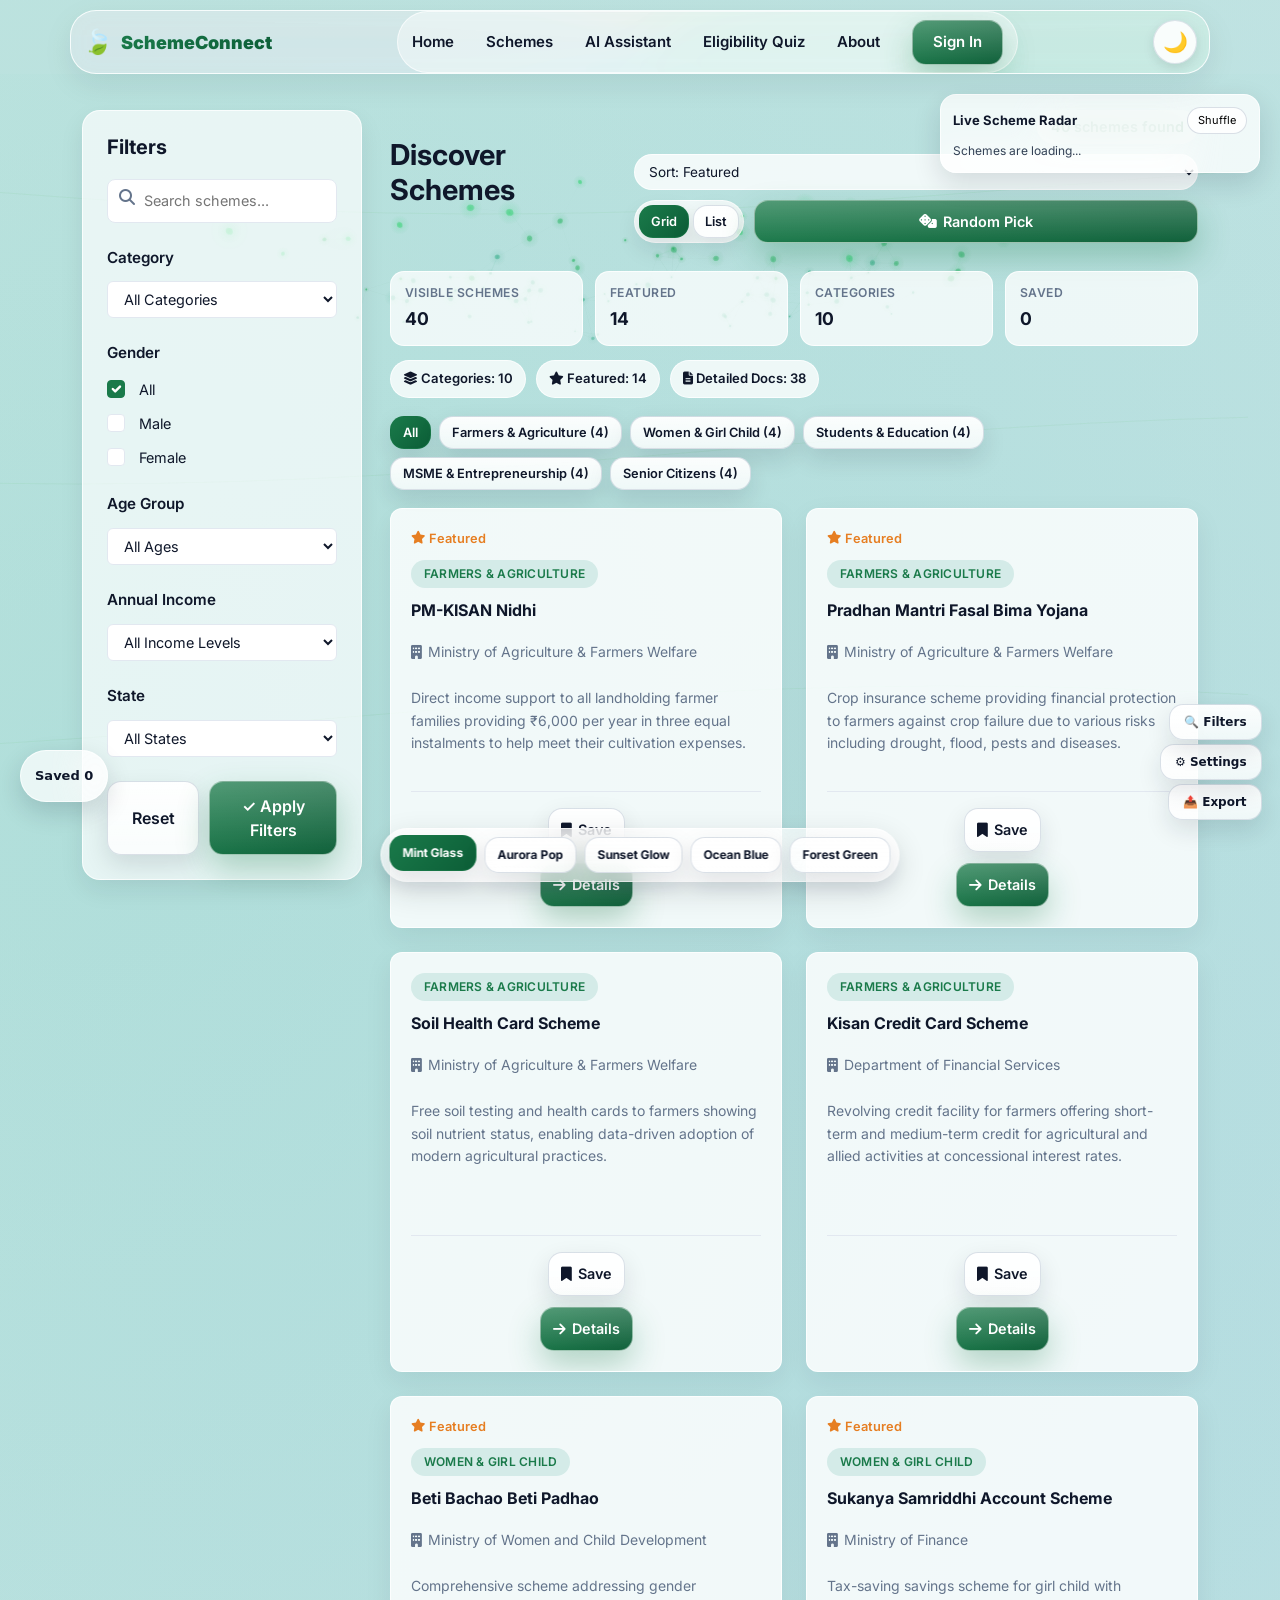
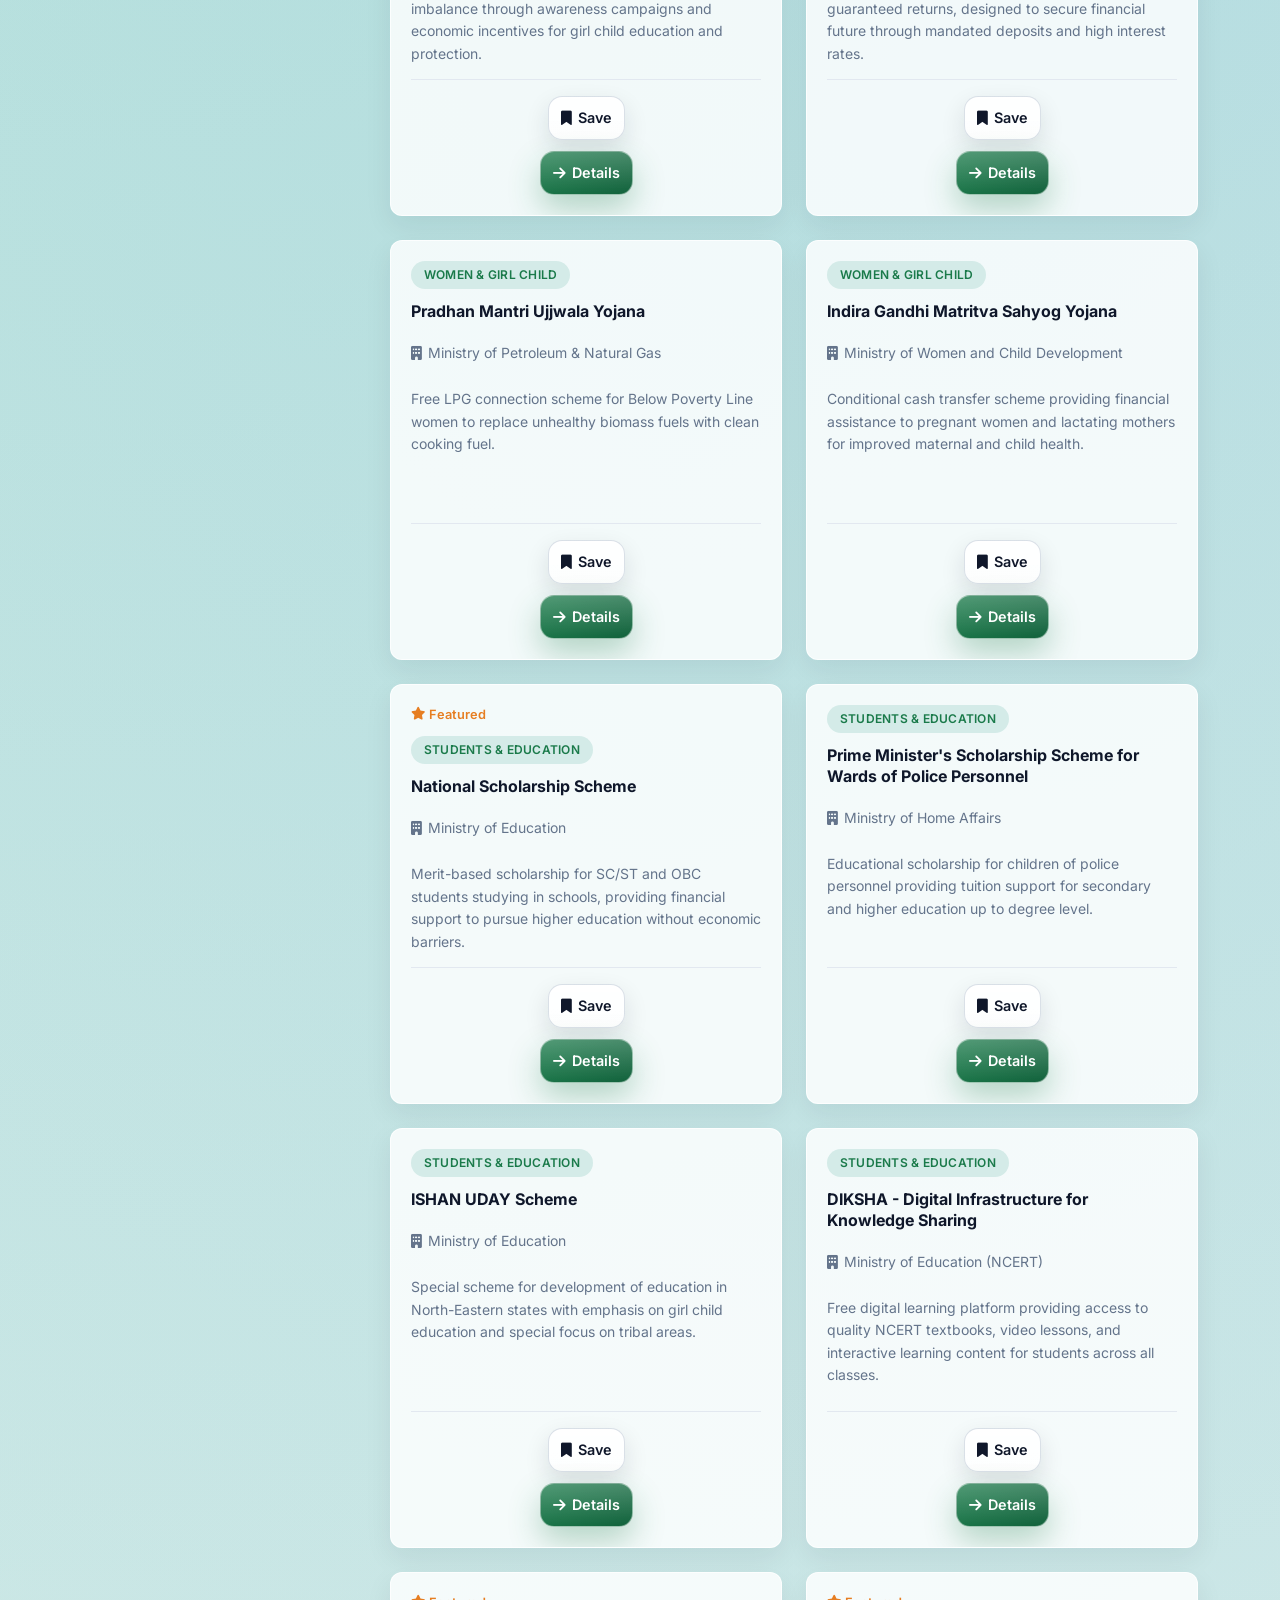
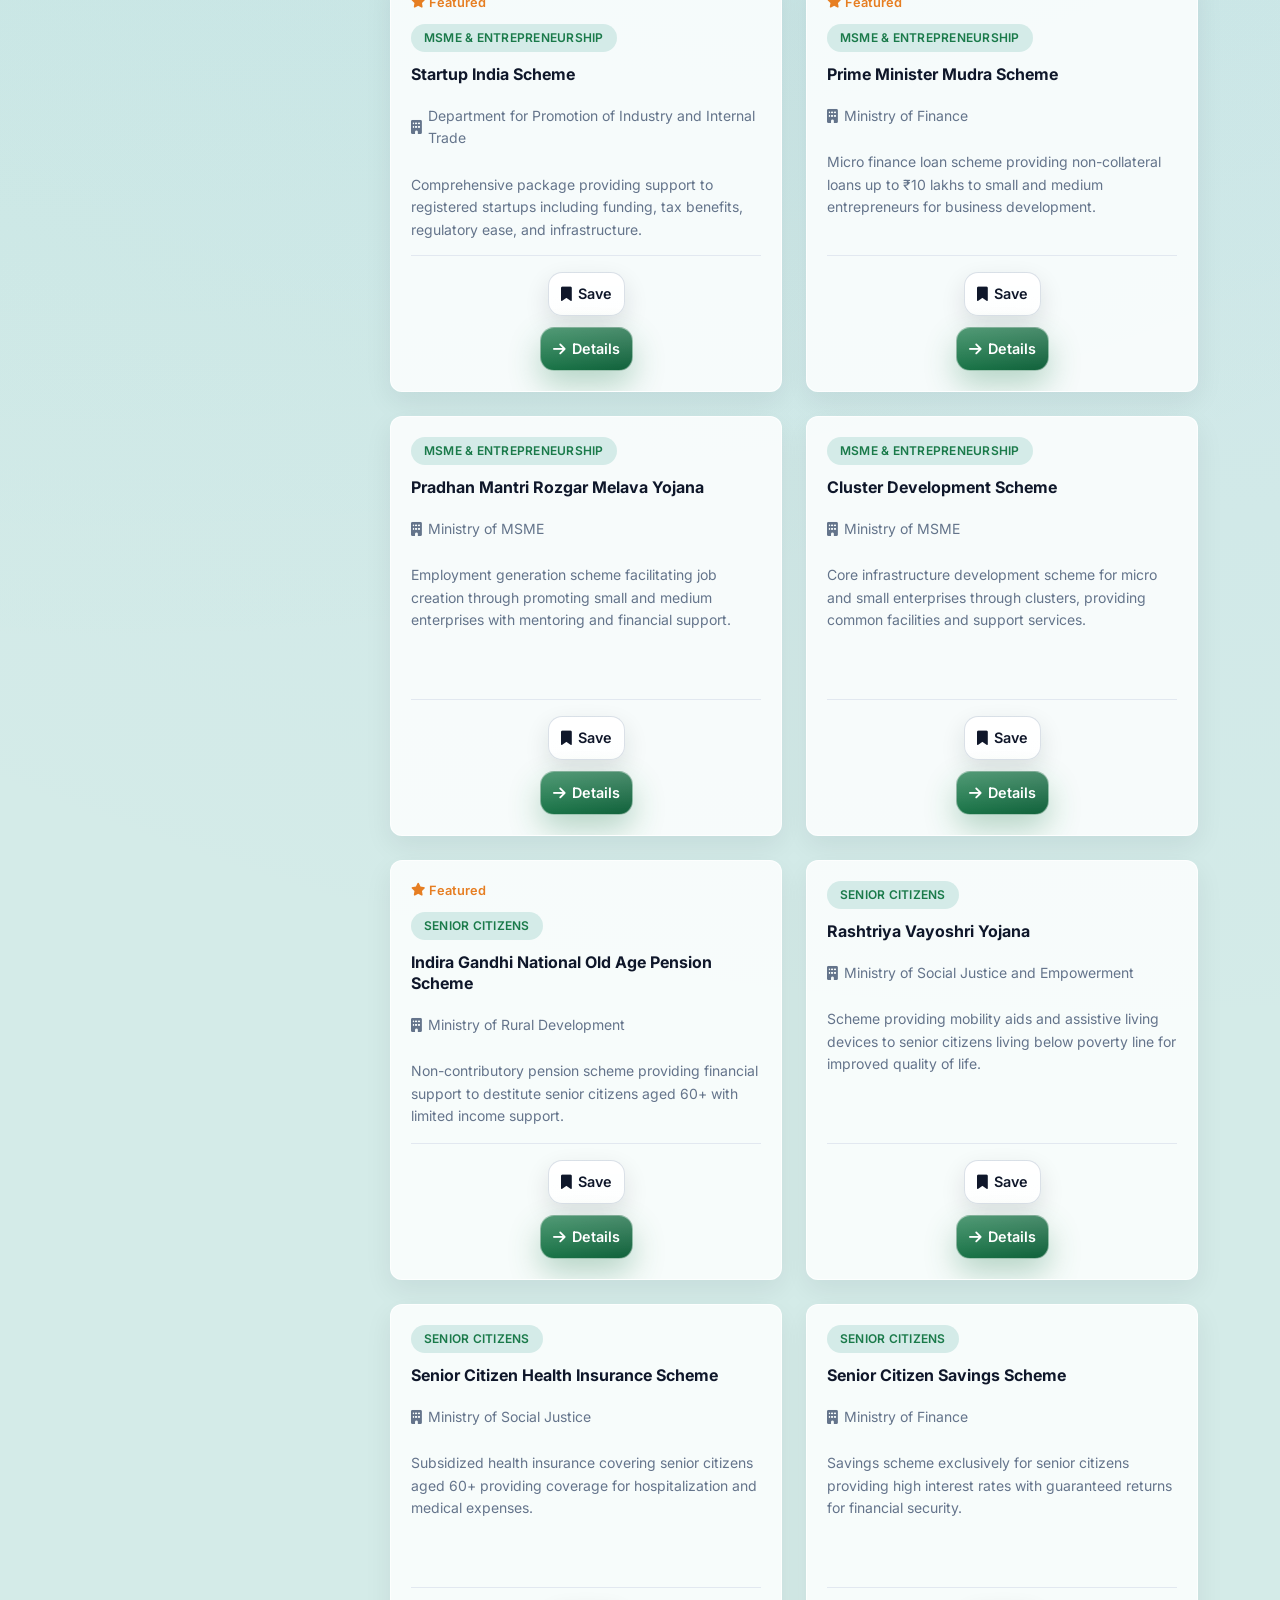
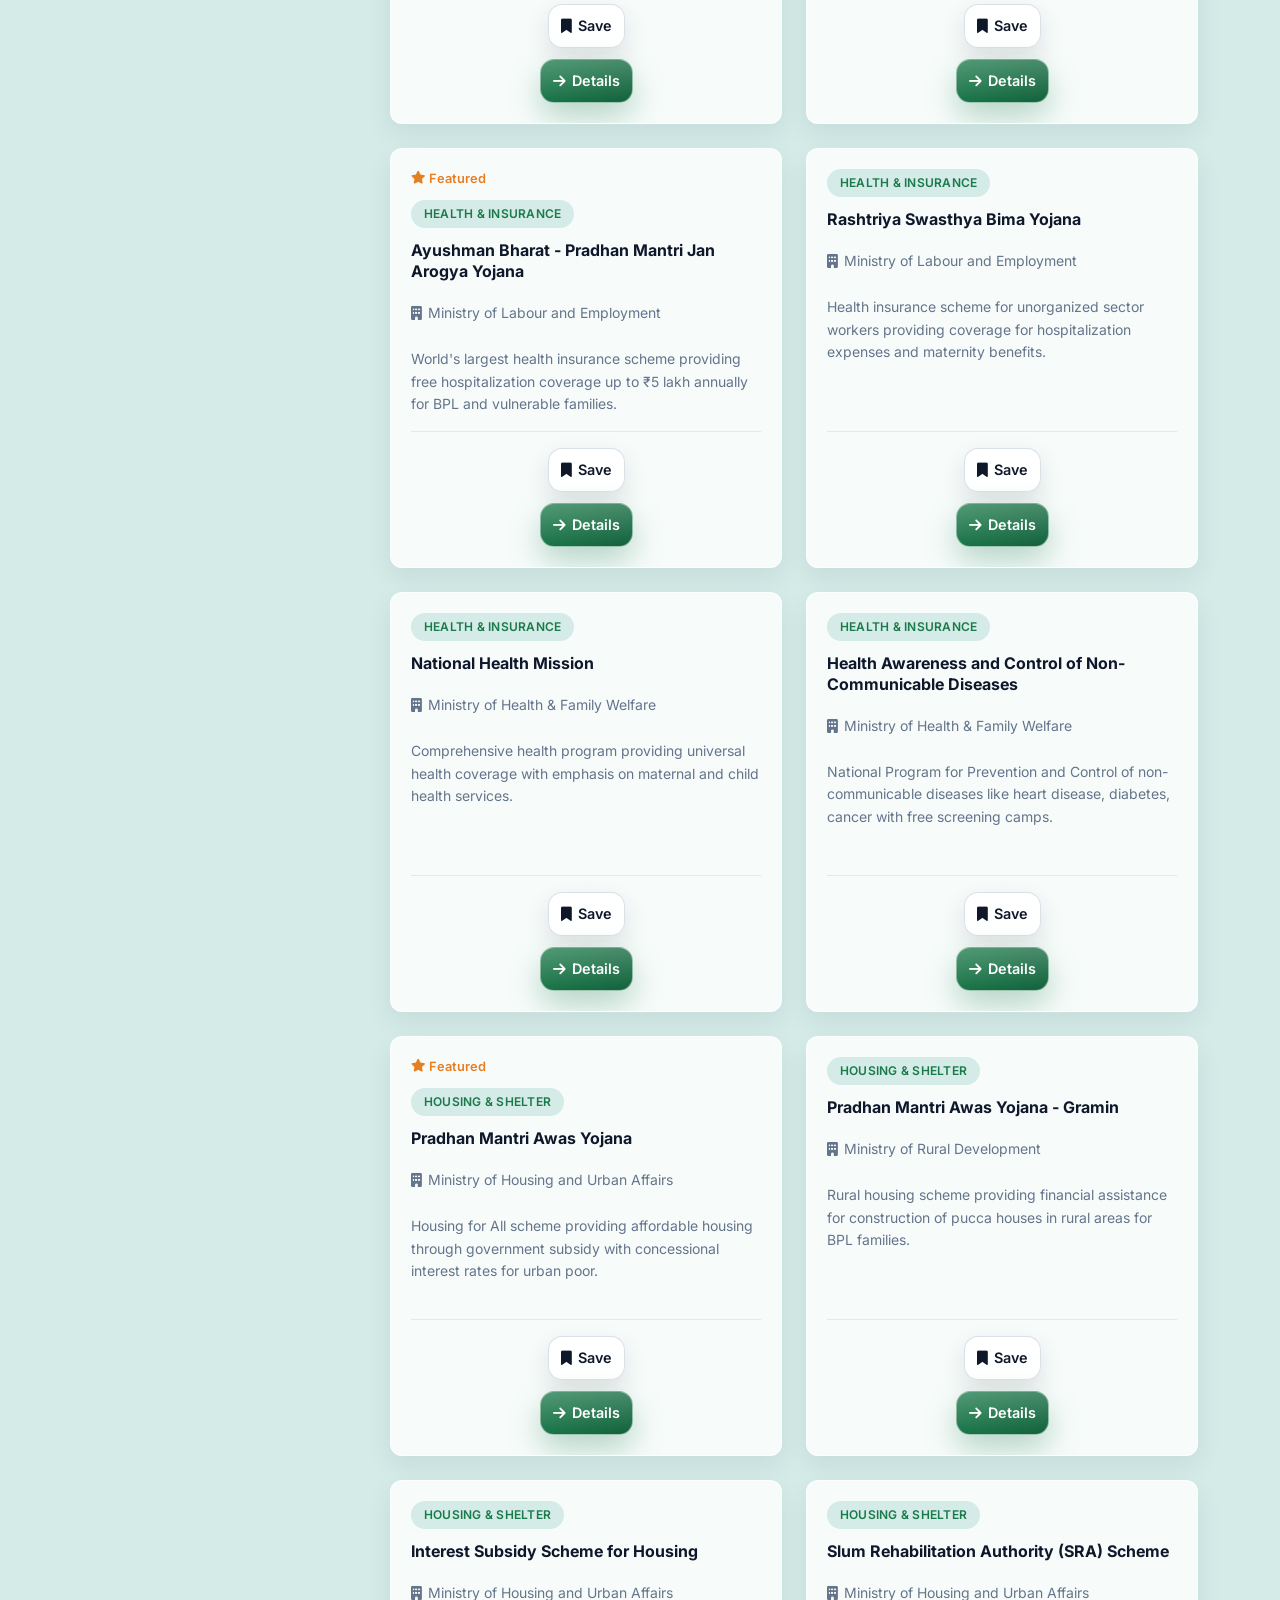
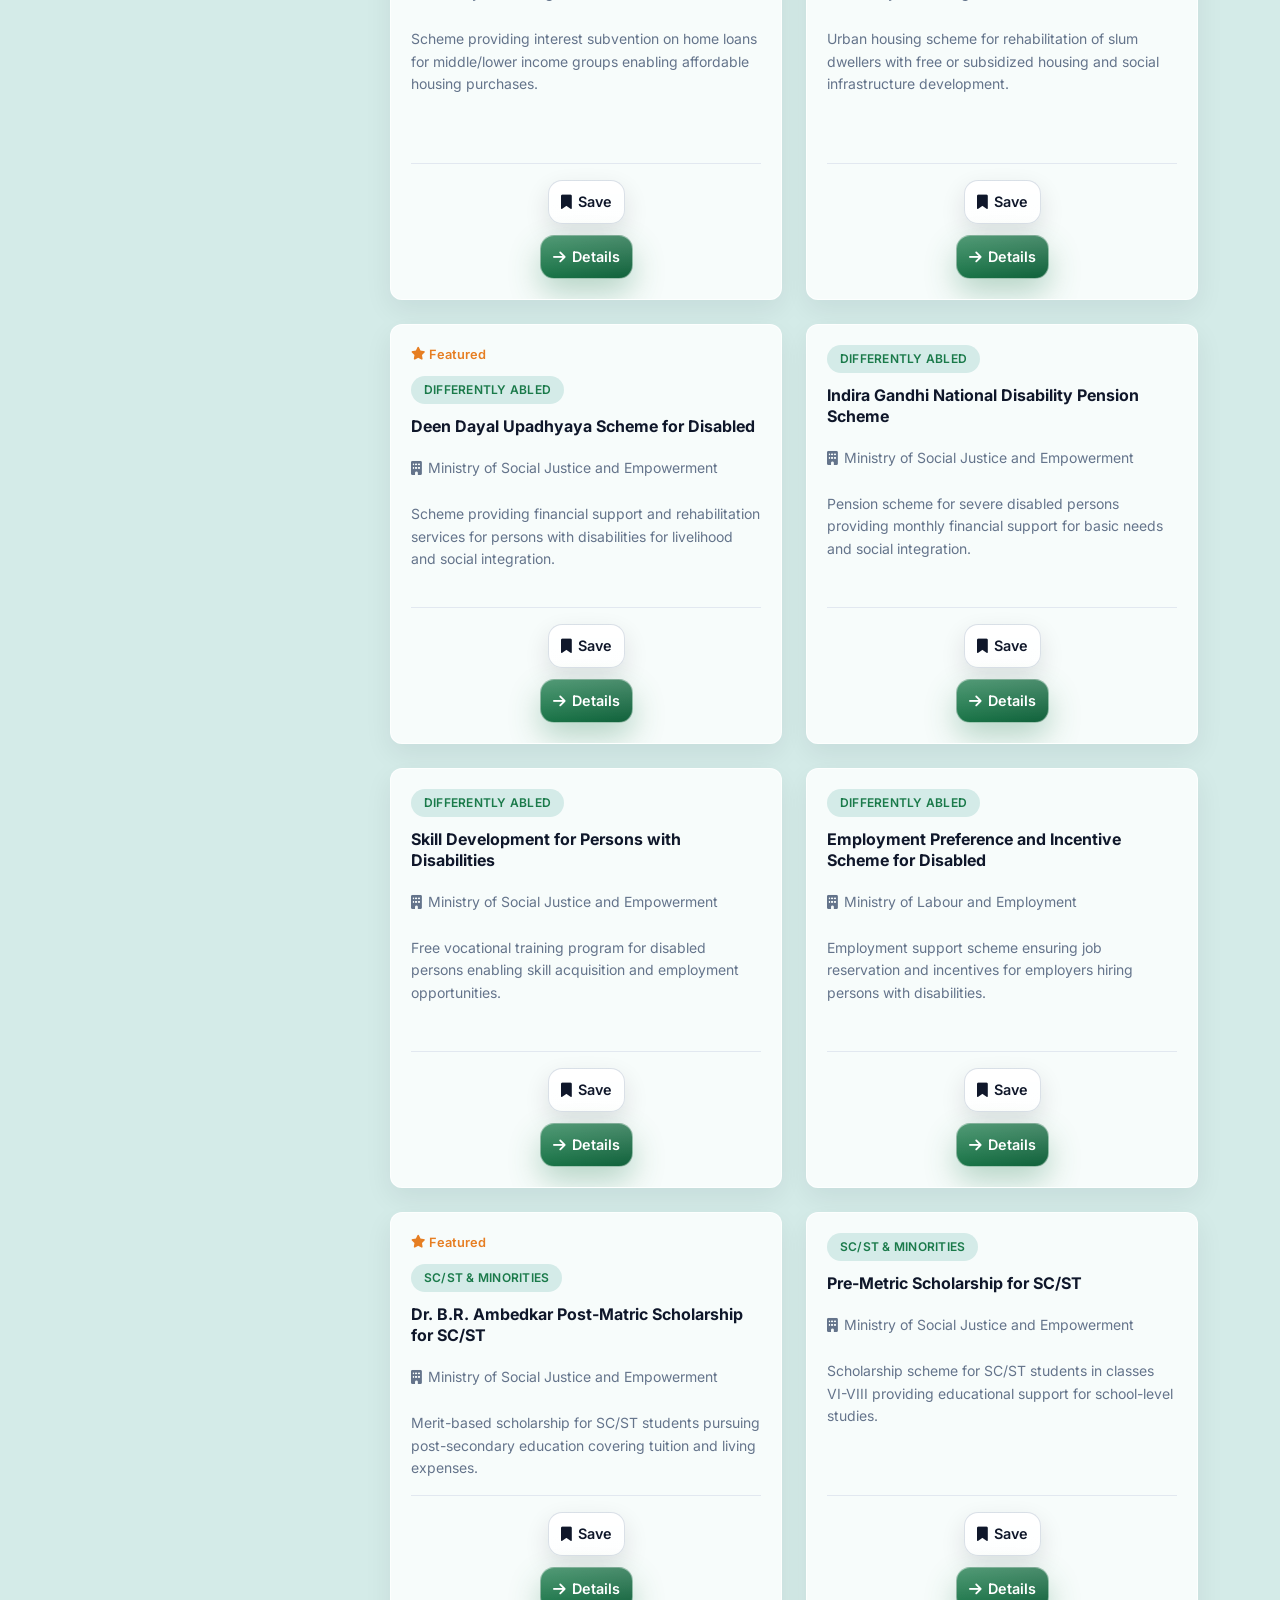
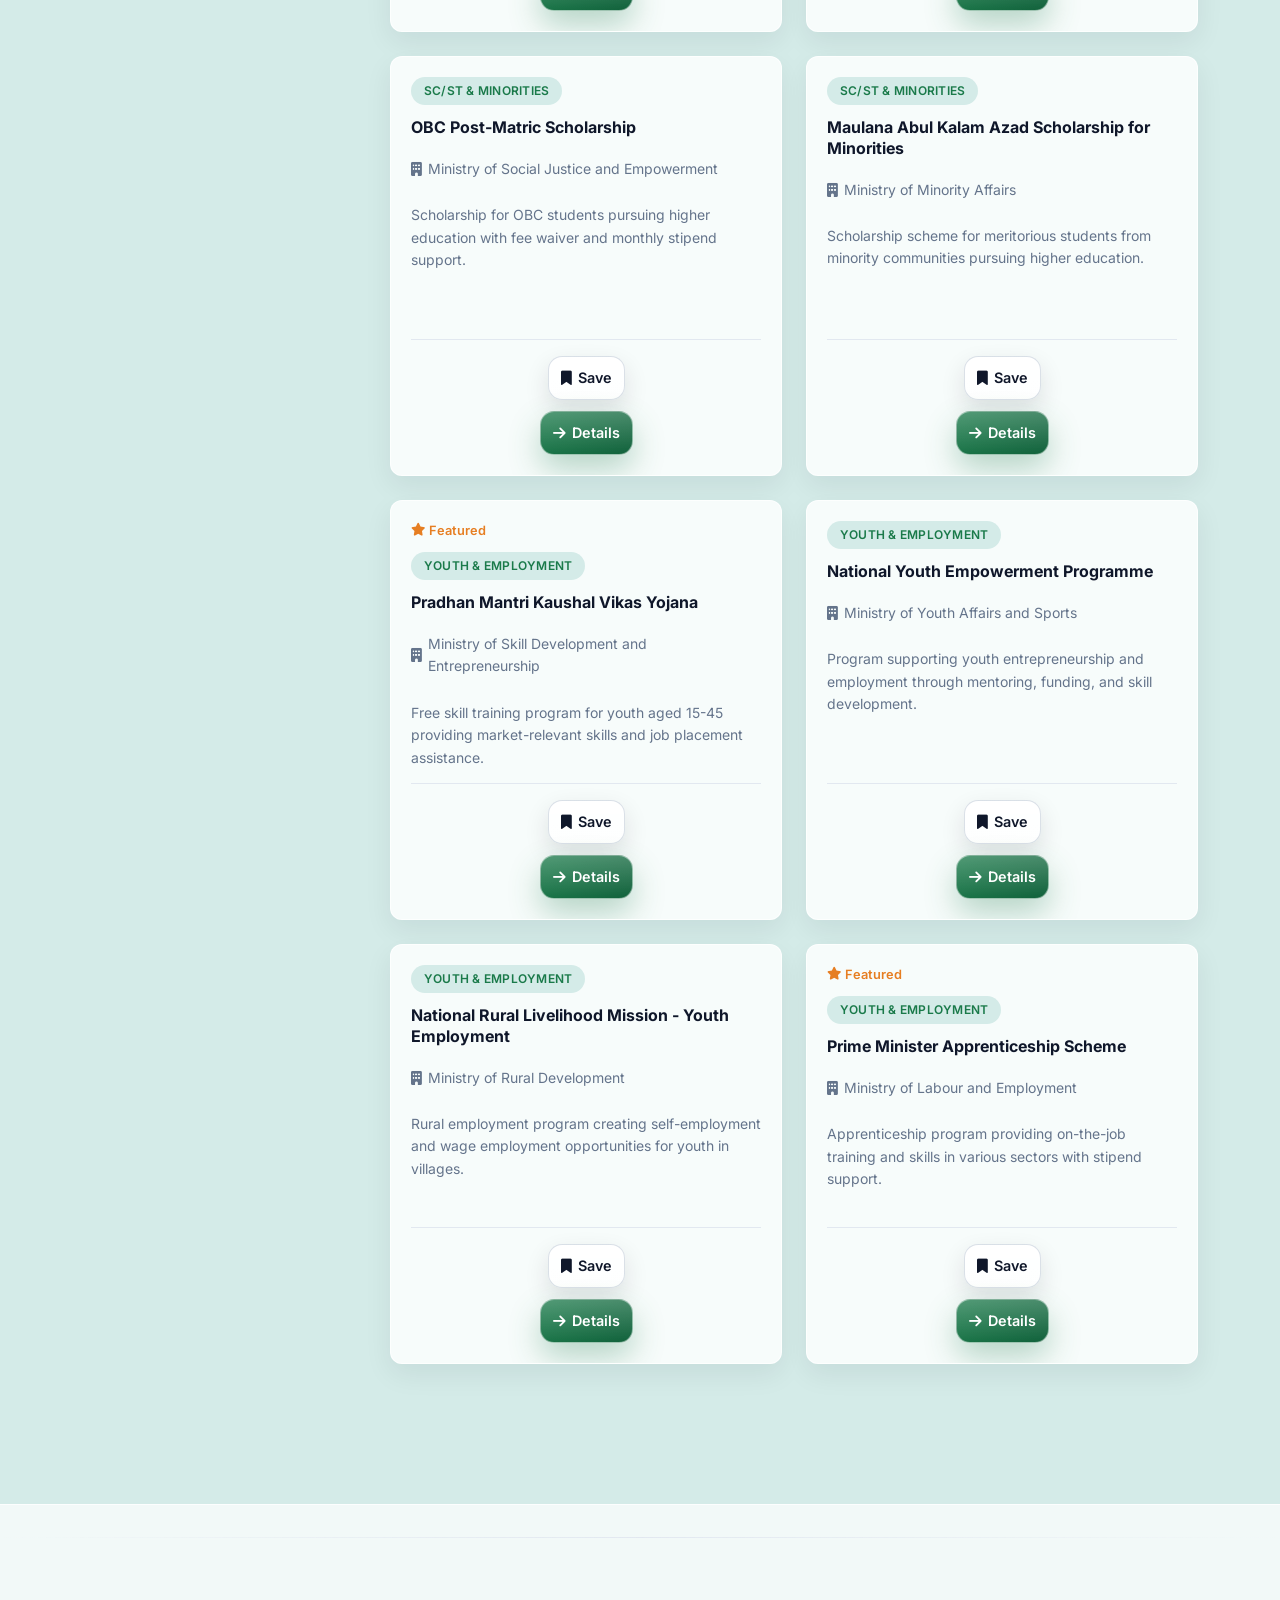
<file: pages/schemes.html>
<!DOCTYPE html>
<html lang="en">
<head>
    <meta charset="UTF-8">
    <meta name="viewport" content="width=device-width, initial-scale=1.0">
    <title>Find Schemes | SchemeConnect</title>
    <link rel="icon" type="image/svg+xml" href="../assets/icons/favicon.svg" />
    
    <!-- Google Fonts -->
    <link href="https://fonts.googleapis.com/css2?family=Inter:wght@300;400;500;600;700&display=swap" rel="stylesheet">

    <!-- Shared Site Theme -->
    <link rel="stylesheet" href="../css/style.css">
    <link rel="stylesheet" href="../css/enhancements.css">
    
    <!-- Bootstrap 5.3 CDN -->
    <link href="https://cdn.jsdelivr.net/npm/bootstrap@5.3.0/dist/css/bootstrap.min.css" rel="stylesheet">
    
    <!-- Font Awesome for Icons -->
    <link rel="stylesheet" href="https://cdnjs.cloudflare.com/ajax/libs/font-awesome/6.4.0/css/all.min.css">
    
    <style>
        * {
            font-family: 'Inter', sans-serif;
        }

        :root {
            --primary: #1a7a4a;
            --primary-dark: #0c5e37;
            --bg: #d4ebe8;
            --fg: #0f172a;
            --muted: #64748b;
            --border: #e2e8f0;
            --panel: rgba(255, 255, 255, 0.9);
            --glass: rgba(255, 255, 255, 0.58);
            --glass-strong: rgba(255, 255, 255, 0.72);
            --glass-border: rgba(255, 255, 255, 0.68);
            --shadow-soft: 0 12px 36px rgba(15, 23, 42, 0.1);
            --ease-apple: cubic-bezier(0.22, 1, 0.36, 1);
            --radius-apple: 22px;
            --text-light: #64748b;
        }

        /* Dark Mode Base */
        :root.dark-mode,
        body.dark-mode {
            --primary: #10b981;
            --primary-dark: #059669;
            --bg: #0f172a;
            --fg: #f1f5f9;
            --muted: #cbd5e1;
            --border: #1e293b;
            --panel: rgba(15, 23, 42, 0.9);
            --glass: rgba(15, 23, 42, 0.58);
            --glass-strong: rgba(15, 23, 42, 0.72);
            --glass-border: rgba(15, 23, 42, 0.68);
            --shadow-soft: 0 12px 36px rgba(0, 0, 0, 0.3);
            --text-light: #cbd5e1;
        }

        /* Light Aurora Theme */
        body.theme-aurora {
            --primary: #0ea5e9;
            --primary-dark: #0284c7;
            --bg: #d7ecf6;
        }

        /* Light Sunset Theme */
        body.theme-sunset {
            --primary: #ff6b35;
            --primary-dark: #ff4500;
            --bg: #f8eadf;
        }

        /* Light Ocean Theme */
        body.theme-ocean {
            --primary: #1e40af;
            --primary-dark: #1e3a8a;
            --bg: #d0e7f5;
        }

        /* Light Forest Theme */
        body.theme-forest {
            --primary: #047857;
            --primary-dark: #065f46;
            --bg: #daf3ea;
        }

        /* Dark Aurora Theme */
        body.dark-mode.theme-aurora {
            --primary: #00d9ff;
            --primary-dark: #0099cc;
            --bg: #0a0e27;
        }

        /* Dark Sunset Theme */
        body.dark-mode.theme-sunset {
            --primary: #ff6b35;
            --primary-dark: #cc5500;
            --bg: #1a0f0a;
        }

        /* Dark Ocean Theme */
        body.dark-mode.theme-ocean {
            --primary: #0ea5e9;
            --primary-dark: #0284c7;
            --bg: #001a33;
        }

        /* Dark Forest Theme */
        body.dark-mode.theme-forest {
            --primary: #10b981;
            --primary-dark: #059669;
            --bg: #0a1f1a;
        }

        body {
            background:
                radial-gradient(circle at 8% 8%, rgba(16, 185, 129, 0.14), transparent 34%),
                radial-gradient(circle at 88% 14%, rgba(59, 130, 246, 0.1), transparent 34%),
                var(--bg);
            color: var(--fg);
        }

        body.dark-mode {
            background:
                radial-gradient(circle at 8% 8%, rgba(16, 185, 129, 0.1), transparent 34%),
                radial-gradient(circle at 88% 14%, rgba(59, 130, 246, 0.08), transparent 34%),
                var(--bg);
        }

        /* Navbar */
        .navbar {
            background: rgba(255,255,255,0.7);
            box-shadow: 0 8px 24px rgba(15, 23, 42, 0.1);
            border: 1px solid rgba(255,255,255,0.72);
            backdrop-filter: blur(14px);
        }

        body.dark-mode .navbar {
            background: rgba(15, 23, 42, 0.8);
            border-color: rgba(100, 116, 139, 0.2);
            box-shadow: 0 8px 24px rgba(0, 0, 0, 0.3);
        }

        .navbar-brand {
            font-weight: 700;
            font-size: 1.5rem;
            color: var(--primary) !important;
        }

        .navbar-nav .nav-link {
            color: var(--fg) !important;
            font-weight: 500;
            margin: 0 8px;
            transition: color 0.3s ease;
        }

        .navbar-nav .nav-link:hover,
        .navbar-nav .nav-link.active {
            color: var(--primary) !important;
        }

        .nav-avatar-btn {
            width: 36px;
            height: 36px;
            border-radius: 50%;
            border: 1px solid rgba(26, 122, 74, 0.22);
            background: #ffffff;
            color: var(--primary);
            font-weight: 700;
            font-size: 0.78rem;
            display: inline-flex;
            align-items: center;
            justify-content: center;
            cursor: pointer;
        }

        /* Main Layout */
        .scheme-container {
            min-height: calc(100vh - 140px);
            display: flex;
            gap: 28px;
            padding: 110px 0 40px;
        }

        /* Sidebar */
        .sidebar {
            flex: 0 0 280px;
            background: rgba(255,255,255,0.68);
            padding: 24px;
            border-radius: 18px;
            border: 1px solid rgba(255,255,255,0.74);
            box-shadow: 0 10px 24px rgba(15,23,42,0.08);
            backdrop-filter: blur(12px);
            height: fit-content;
            position: sticky;
            top: 20px;
        }

        body.dark-mode .sidebar {
            background: rgba(30, 41, 59, 0.5);
            border-color: rgba(100, 116, 139, 0.2);
            box-shadow: 0 10px 24px rgba(0, 0, 0, 0.2);
        }

        .filter-section {
            margin-bottom: 24px;
        }

        .filter-section:first-child {
            margin-top: 0;
        }

        .filter-label {
            font-weight: 600;
            color: var(--fg);
            font-size: 0.95rem;
            margin-bottom: 12px;
            display: block;
        }

        /* Search Bar */
        .search-box {
            position: relative;
            margin-bottom: 24px;
        }

        .search-box input {
            width: 100%;
            padding: 10px 14px 10px 36px;
            border: 1px solid var(--border);
            border-radius: 8px;
            background: #ffffff;
            font-size: 0.9rem;
            transition: border-color 0.3s ease;
            color: var(--fg);
        }

        body.dark-mode .search-box input {
            background: rgba(15, 23, 42, 0.5);
            border-color: rgba(100, 116, 139, 0.3);
            color: var(--fg);
        }

        body.dark-mode .search-box input::placeholder {
            color: rgba(241, 245, 249, 0.5);
        }

        .search-box input:focus {
            border-color: var(--primary);
            outline: none;
            box-shadow: 0 0 0 3px rgba(26, 122, 74, 0.1);
        }

        .search-box i {
            position: absolute;
            left: 12px;
            top: 10px;
            color: var(--text-light);
        }

        /* Checkboxes and Selects */
        .form-check {
            margin-bottom: 10px;
        }

        .form-check-input {
            width: 18px;
            height: 18px;
            margin-top: 3px;
            cursor: pointer;
            border: 1px solid var(--border);
            accent-color: var(--primary);
        }

        .form-check-input:checked {
            background-color: var(--primary);
            border-color: var(--primary);
        }

        .form-check-label {
            margin-left: 8px;
            cursor: pointer;
            font-size: 0.9rem;
            color: var(--fg);
        }

        select {
            width: 100%;
            padding: 8px 12px;
            border: 1px solid var(--border);
            border-radius: 6px;
            background: #ffffff;
            font-size: 0.9rem;
            cursor: pointer;
            color: var(--fg);
        }

        body.dark-mode select {
            background: rgba(15, 23, 42, 0.5);
            border-color: rgba(100, 116, 139, 0.3);
            color: #f1f5f9;
        }

        body.dark-mode select option {
            background: #1a2332;
            color: var(--fg);
        }

        select:focus {
            border-color: var(--primary);
            outline: none;
            box-shadow: 0 0 0 3px rgba(26, 122, 74, 0.1);
        }

        /* Main Content Area */
        .main-content {
            flex: 1;
        }

        .section-header {
            display: flex;
            justify-content: space-between;
            align-items: center;
            margin-bottom: 28px;
            gap: 16px;
        }

        .header-controls {
            display: flex;
            align-items: center;
            gap: 10px;
            flex-wrap: wrap;
            justify-content: flex-end;
        }

        .sort-filter {
            min-width: 170px;
            padding: 8px 10px;
            border-radius: 999px;
            border: 1px solid rgba(255,255,255,0.78);
            background: rgba(255,255,255,0.8);
            font-size: 0.85rem;
            color: var(--fg);
        }

        body.dark-mode .sort-filter {
            background: rgba(15, 23, 42, 0.5);
            border-color: rgba(100, 116, 139, 0.3);
            color: var(--fg);
        }

        .insight-chip {
            padding: 8px 12px;
            border-radius: 999px;
            border: 1px solid rgba(255,255,255,0.78);
            background: rgba(255,255,255,0.76);
            color: var(--fg);
            font-size: 0.82rem;
            font-weight: 600;
            backdrop-filter: blur(8px);
        }

        body.dark-mode .insight-chip {
            background: rgba(30, 41, 59, 0.6);
            border-color: rgba(100, 116, 139, 0.2);
            color: var(--fg);
        }

        .scheme-insights {
            display: flex;
            gap: 10px;
            flex-wrap: wrap;
            margin-bottom: 18px;
        }

        .section-title {
            font-size: 1.8rem;
            font-weight: 700;
            color: var(--fg);
        }

        .schemes-count {
            background: var(--bg);
            color: var(--primary);
            padding: 6px 14px;
            border-radius: 20px;
            font-size: 0.9rem;
            font-weight: 600;
        }

        /* Scheme Cards Grid */
        .schemes-grid {
            display: grid;
            grid-template-columns: repeat(auto-fill, minmax(320px, 1fr));
            gap: 24px;
        }

        .scheme-card {
            background: rgba(255,255,255,0.82);
            border: 1px solid rgba(255,255,255,0.76);
            border-radius: 12px;
            padding: 20px;
            transition: all 0.3s ease;
            display: flex;
            flex-direction: column;
            backdrop-filter: blur(8px);
        }

        body.dark-mode .scheme-card {
            background: rgba(30, 41, 59, 0.5);
            border-color: rgba(100, 116, 139, 0.2);
            color: #f1f5f9;
        }

        .scheme-card:hover {
            box-shadow: 0 14px 34px rgba(15, 23, 42, 0.14);
            transform: translateY(-4px);
            border-color: var(--primary);
        }

        .summary-cards {
            display: grid;
            grid-template-columns: repeat(auto-fit, minmax(170px, 1fr));
            gap: 12px;
            margin-bottom: 14px;
        }

        .summary-card {
            border: 1px solid rgba(255, 255, 255, 0.78);
            background: rgba(255, 255, 255, 0.75);
            border-radius: 14px;
            padding: 12px 14px;
            backdrop-filter: blur(10px);
        }

        .summary-card .label {
            font-size: 0.76rem;
            color: var(--text-light);
            margin-bottom: 4px;
            font-weight: 600;
            text-transform: uppercase;
            letter-spacing: 0.04em;
        }

        .summary-card .value {
            font-size: 1.1rem;
            font-weight: 700;
            color: var(--fg);
        }

        body.dark-mode .summary-card {
            background: rgba(15, 23, 42, 0.6);
            border-color: rgba(100, 116, 139, 0.26);
        }

        .quick-tags {
            display: flex;
            gap: 8px;
            flex-wrap: wrap;
            margin-bottom: 18px;
        }

        .quick-tag {
            border: 1px solid rgba(255, 255, 255, 0.78);
            background: rgba(255, 255, 255, 0.72);
            color: var(--fg);
            border-radius: 999px;
            padding: 6px 12px;
            font-size: 0.8rem;
            font-weight: 600;
            cursor: pointer;
        }

        .quick-tag.active,
        .quick-tag:hover {
            background: var(--primary);
            color: #ffffff;
            border-color: var(--primary);
        }

        body.dark-mode .quick-tag {
            background: rgba(30, 41, 59, 0.62);
            border-color: rgba(100, 116, 139, 0.26);
        }

        .view-toggle {
            display: inline-flex;
            align-items: center;
            border: 1px solid rgba(255, 255, 255, 0.78);
            background: rgba(255, 255, 255, 0.78);
            border-radius: 999px;
            padding: 4px;
            gap: 4px;
        }

        .view-btn {
            border: none;
            background: transparent;
            color: var(--fg);
            border-radius: 999px;
            padding: 6px 11px;
            font-size: 0.8rem;
            font-weight: 600;
            cursor: pointer;
            position: relative;
            overflow: hidden;
            transition: transform 0.25s var(--ease-apple), box-shadow 0.25s var(--ease-apple), background-color 0.25s var(--ease-apple);
        }

        .view-btn.active {
            background: var(--primary);
            color: #ffffff;
            box-shadow: 0 10px 22px rgba(26, 122, 74, 0.28);
        }

        body.dark-mode .view-toggle {
            background: rgba(15, 23, 42, 0.62);
            border-color: rgba(100, 116, 139, 0.26);
        }

        .filter-actions {
            display: flex;
            gap: 10px;
            margin-top: 20px;
        }

        .btn-reset-filters {
            width: 42%;
            border: 1px solid var(--border);
            background: linear-gradient(180deg, rgba(255, 255, 255, 0.92), rgba(255, 255, 255, 0.74));
            color: var(--fg);
            border-radius: 12px;
            font-weight: 600;
            padding: 12px 10px;
            cursor: pointer;
            position: relative;
            overflow: hidden;
        }

        .btn-apply-filters {
            width: 58%;
            background:
                linear-gradient(180deg, rgba(255, 255, 255, 0.22), rgba(255, 255, 255, 0.02)),
                linear-gradient(135deg, var(--primary), var(--primary-dark));
            color: #ffffff;
            border: none;
            padding: 12px 16px;
            border-radius: 12px;
            font-weight: 600;
            cursor: pointer;
            box-shadow: 0 12px 24px rgba(26, 122, 74, 0.28);
            position: relative;
            overflow: hidden;
        }

        body.dark-mode .btn-reset-filters {
            background: rgba(15, 23, 42, 0.62);
            border-color: rgba(100, 116, 139, 0.26);
            color: var(--fg);
        }

        .schemes-grid.list-view {
            grid-template-columns: 1fr;
        }

        body.dark-mode .scheme-card:hover {
            box-shadow: 0 14px 34px rgba(0, 0, 0, 0.3);
        }

        .scheme-badge {
            display: inline-block;
            background: var(--bg);
            color: var(--primary);
            padding: 4px 12px;
            border-radius: 20px;
            font-size: 0.75rem;
            font-weight: 600;
            margin-bottom: 12px;
            width: fit-content;
        }

        body.dark-mode .scheme-badge {
            background: rgba(16, 185, 129, 0.2);
        }

        .scheme-name {
            font-size: 1.1rem;
            font-weight: 700;
            color: var(--fg);
            margin-bottom: 8px;
            line-height: 1.4;
        }

        .scheme-ministry {
            font-size: 0.85rem;
            color: var(--text-light);
            margin-bottom: 12px;
            display: flex;
            align-items: center;
            gap: 6px;
        }

        .scheme-description {
            font-size: 0.9rem;
            color: var(--text-light);
            line-height: 1.5;
            margin-bottom: 16px;
            flex-grow: 1;
        }

        .featured-badge {
            display: inline-flex;
            align-items: center;
            gap: 4px;
            color: #e67e22;
            font-size: 0.8rem;
            font-weight: 600;
            margin-bottom: 12px;
        }

        /* Card Actions */
        .card-actions {
            display: flex;
            gap: 12px;
            margin-top: auto;
            padding-top: 16px;
            border-top: 1px solid var(--border);
        }

        .btn-save, .btn-details {
            flex: 1;
            padding: 10px 12px;
            border: none;
            border-radius: 12px;
            font-size: 0.9rem;
            font-weight: 600;
            cursor: pointer;
            transition: transform 0.25s var(--ease-apple), box-shadow 0.25s var(--ease-apple), border-color 0.25s var(--ease-apple), background-color 0.25s var(--ease-apple);
            display: flex;
            align-items: center;
            justify-content: center;
            gap: 6px;
            position: relative;
            overflow: hidden;
        }

        .btn-save {
            background: linear-gradient(180deg, rgba(255, 255, 255, 0.9), rgba(255, 255, 255, 0.72));
            color: var(--primary);
            border: 1px solid var(--primary);
            box-shadow: 0 8px 18px rgba(15, 23, 42, 0.08);
        }

        .btn-save:hover {
            background: var(--primary);
            color: #ffffff;
        }

        .btn-save.saved {
            background: linear-gradient(135deg, var(--primary), var(--primary-dark));
            color: #ffffff;
        }

        .btn-details {
            background:
                linear-gradient(180deg, rgba(255, 255, 255, 0.18), rgba(255, 255, 255, 0.02)),
                linear-gradient(135deg, var(--primary), var(--primary-dark));
            color: #ffffff;
            box-shadow: 0 12px 24px rgba(26, 122, 74, 0.26);
        }

        .btn-details:hover {
            transform: translateY(-2px);
            box-shadow: 0 16px 28px rgba(26, 122, 74, 0.32);
        }

        .btn-save:hover,
        .btn-save.saved:hover,
        .btn-apply-filters:hover,
        .btn-reset-filters:hover,
        .view-btn:hover {
            transform: translateY(-2px);
            box-shadow: 0 12px 24px rgba(15, 23, 42, 0.16);
        }

        .btn-save::before,
        .btn-details::before,
        .btn-apply-filters::before,
        .btn-reset-filters::before,
        .view-btn::before {
            content: "";
            position: absolute;
            inset: 0;
            background: linear-gradient(110deg, transparent 24%, rgba(255, 255, 255, 0.32) 50%, transparent 78%);
            transform: translateX(-130%);
            transition: transform 0.62s var(--ease-apple);
            pointer-events: none;
        }

        .btn-save:hover::before,
        .btn-details:hover::before,
        .btn-apply-filters:hover::before,
        .btn-reset-filters:hover::before,
        .view-btn:hover::before {
            transform: translateX(130%);
        }

        /* Modal */
        .modal-content {
            border-radius: 12px;
            border: none;
            box-shadow: 0 10px 40px rgba(0,0,0,0.15);
        }

        .modal-header {
            border-bottom: 1px solid var(--border);
            padding: 24px;
        }

        .modal-title {
            font-weight: 700;
            font-size: 1.4rem;
            color: var(--fg);
        }

        .modal-body {
            padding: 24px;
        }

        .modal-footer {
            border-top: 1px solid var(--border);
            padding: 16px 24px;
        }

        .info-row {
            display: flex;
            margin-bottom: 20px;
            padding-bottom: 16px;
            border-bottom: 1px solid var(--border);
        }

        .info-row:last-child {
            border-bottom: none;
        }

        .info-label {
            font-weight: 600;
            color: var(--primary);
            min-width: 140px;
            font-size: 0.95rem;
        }

        .info-value {
            color: var(--fg);
            line-height: 1.6;
            flex: 1;
        }

        .doc-list {
            list-style: none;
            padding: 0;
            margin: 0;
        }

        .doc-list li {
            padding: 8px 0;
            color: var(--fg);
            font-size: 0.9rem;
        }

        .doc-list li:before {
            content: "✓ ";
            color: var(--primary);
            font-weight: 700;
            margin-right: 8px;
        }

        .btn-apply {
            background: var(--primary);
            color: #ffffff;
            border: none;
            padding: 12px 24px;
            border-radius: 6px;
            font-weight: 600;
            cursor: pointer;
            transition: all 0.3s ease;
            text-decoration: none;
            display: inline-flex;
            align-items: center;
            gap: 8px;
        }

        .btn-apply:hover {
            background: var(--primary-dark);
            color: #ffffff;
        }

        /* Empty State */
        .empty-state {
            text-align: center;
            padding: 60px 20px;
            color: var(--text-light);
        }

        .empty-state i {
            font-size: 3rem;
            color: var(--border);
            margin-bottom: 16px;
        }

        .empty-state p {
            font-size: 1.1rem;
            margin-bottom: 8px;
        }

        /* Footer */
        footer {
            background: rgba(255,255,255,0.7);
            border-top: 1px solid rgba(255,255,255,0.75);
            padding: 32px 0 24px;
            margin-top: 60px;
            backdrop-filter: blur(10px);
        }

        .footer-content {
            display: grid;
            grid-template-columns: repeat(auto-fit, minmax(200px, 1fr));
            gap: 32px;
            margin-bottom: 32px;
        }

        .footer-section h4 {
            font-weight: 700;
            color: var(--fg);
            margin-bottom: 16px;
            font-size: 1rem;
        }

        .footer-section ul {
            list-style: none;
            padding: 0;
            margin: 0;
        }

        .footer-section ul li {
            margin-bottom: 10px;
        }

        .footer-section a {
            color: var(--text-light);
            text-decoration: none;
            font-size: 0.9rem;
            transition: color 0.3s ease;
        }

        .footer-section a:hover {
            color: var(--primary);
        }

        .footer-bottom {
            border-top: 1px solid var(--border);
            padding-top: 24px;
            text-align: center;
            color: var(--text-light);
            font-size: 0.9rem;
        }

        /* Apple-style polish */
        body {
            -webkit-font-smoothing: antialiased;
            text-rendering: optimizeLegibility;
            animation: pageSoftIn 0.5s cubic-bezier(0.22, 1, 0.36, 1);
        }

        @keyframes pageSoftIn {
            from {
                opacity: 0;
                transform: translateY(8px);
            }
            to {
                opacity: 1;
                transform: translateY(0);
            }
        }

        .scheme-card,
        .sidebar,
        .sort-filter,
        .btn-save,
        .btn-details,
        .btn-apply,
        .btn-apply-filters {
            transition: transform 0.25s cubic-bezier(0.22, 1, 0.36, 1), box-shadow 0.25s cubic-bezier(0.22, 1, 0.36, 1), border-color 0.25s cubic-bezier(0.22, 1, 0.36, 1), background-color 0.25s cubic-bezier(0.22, 1, 0.36, 1);
        }

        .btn-apply-filters:hover {
            transform: translateY(-2px);
            box-shadow: 0 10px 24px rgba(26, 122, 74, 0.25);
        }

        /* Responsive */
        @media (max-width: 768px) {
            .scheme-container {
                flex-direction: column;
                gap: 20px;
            }

            .sidebar {
                flex: 1;
                position: static;
            }

            .schemes-grid {
                grid-template-columns: 1fr;
            }

            .section-header {
                flex-direction: column;
                align-items: flex-start;
                gap: 12px;
            }

            .header-controls {
                width: 100%;
                justify-content: flex-start;
            }

            .section-title {
                font-size: 1.4rem;
            }

            .info-row {
                flex-direction: column;
            }

            .info-label {
                margin-bottom: 8px;
                min-width: auto;
            }

            .filter-actions {
                flex-direction: column;
            }

            .btn-reset-filters,
            .btn-apply-filters {
                width: 100%;
            }
        }
    </style>
</head>
<body>
    <header id="main-header">
        <div class="container nav-shell" id="nav-shell">
            <a href="../index.html" class="brand">
                <span class="brand-icon">&#127811;</span>
                <span class="brand-name">SchemeConnect</span>
            </a>

            <nav class="desktop-nav">
                <a href="../index.html">Home</a>
                <a class="active-link" href="schemes.html">Schemes</a>
                <a href="chat.html">AI Assistant</a>
                <a href="quiz.html">Eligibility Quiz</a>
                <a href="about.html">About</a>
                <a class="sign-in" href="signin.html">Sign In</a>
            </nav>

            <button id="mobile-toggle" class="mobile-toggle" aria-label="Toggle navigation">&#9776;</button>
        </div>
    </header>

    <div id="mobile-menu" class="mobile-menu">
        <a href="../index.html">Home</a>
        <a class="active-link" href="schemes.html">Schemes</a>
        <a href="chat.html">AI Assistant</a>
        <a href="quiz.html">Eligibility Quiz</a>
        <a href="about.html">About</a>
        <a class="sign-in" href="signin.html">Sign In</a>
    </div>

    <!-- Main Content -->
    <div class="container-lg">
        <div class="scheme-container">
            <!-- Sidebar Filters -->
            <aside class="sidebar">
                <h5 style="font-weight: 700; margin-bottom: 20px; color: var(--fg);">Filters</h5>

                <!-- Search Bar -->
                <div class="search-box">
                    <i class="fas fa-search"></i>
                    <input type="text" id="searchInput" placeholder="Search schemes...">
                </div>

                <!-- Category Filter -->
                <div class="filter-section">
                    <label class="filter-label">Category</label>
                    <select id="categoryFilter">
                        <option value="">All Categories</option>
                        <option value="Farmers & Agriculture">Farmers & Agriculture</option>
                        <option value="Women & Girl Child">Women & Girl Child</option>
                        <option value="Students & Education">Students & Education</option>
                        <option value="MSME & Entrepreneurship">MSME & Entrepreneurship</option>
                        <option value="Senior Citizens">Senior Citizens</option>
                        <option value="Health & Insurance">Health & Insurance</option>
                        <option value="Housing & Shelter">Housing & Shelter</option>
                        <option value="Differently Abled">Differently Abled</option>
                        <option value="SC/ST & Minorities">SC/ST & Minorities</option>
                        <option value="Youth & Employment">Youth & Employment</option>
                    </select>
                </div>

                <!-- Gender Filter -->
                <div class="filter-section">
                    <label class="filter-label">Gender</label>
                    <div class="form-check">
                        <input class="form-check-input gender-check" type="checkbox" id="genderAll" value="all" checked>
                        <label class="form-check-label" for="genderAll">All</label>
                    </div>
                    <div class="form-check">
                        <input class="form-check-input gender-check" type="checkbox" id="genderMale" value="male">
                        <label class="form-check-label" for="genderMale">Male</label>
                    </div>
                    <div class="form-check">
                        <input class="form-check-input gender-check" type="checkbox" id="genderFemale" value="female">
                        <label class="form-check-label" for="genderFemale">Female</label>
                    </div>
                </div>

                <!-- Age Group Filter -->
                <div class="filter-section">
                    <label class="filter-label">Age Group</label>
                    <select id="ageGroupFilter">
                        <option value="">All Ages</option>
                        <option value="0-18">0-18 Years</option>
                        <option value="18-35">18-35 Years</option>
                        <option value="35-60">35-60 Years</option>
                        <option value="60+">60+ Years</option>
                    </select>
                </div>

                <!-- Income Range Filter -->
                <div class="filter-section">
                    <label class="filter-label">Annual Income</label>
                    <select id="incomeFilter">
                        <option value="">All Income Levels</option>
                        <option value="0-100000">Below ₹1 Lakh</option>
                        <option value="100000-300000">₹1 - ₹3 Lakh</option>
                        <option value="300000-600000">₹3 - ₹6 Lakh</option>
                        <option value="600000+">Above ₹6 Lakh</option>
                    </select>
                </div>

                <!-- State Filter -->
                <div class="filter-section">
                    <label class="filter-label">State</label>
                    <select id="stateFilter">
                        <option value="">All States</option>
                        <option value="Andhra Pradesh">Andhra Pradesh</option>
                        <option value="Arunachal Pradesh">Arunachal Pradesh</option>
                        <option value="Assam">Assam</option>
                        <option value="Bihar">Bihar</option>
                        <option value="Chhattisgarh">Chhattisgarh</option>
                        <option value="Goa">Goa</option>
                        <option value="Gujarat">Gujarat</option>
                        <option value="Haryana">Haryana</option>
                        <option value="Himachal Pradesh">Himachal Pradesh</option>
                        <option value="Jharkhand">Jharkhand</option>
                        <option value="Karnataka">Karnataka</option>
                        <option value="Kerala">Kerala</option>
                        <option value="Madhya Pradesh">Madhya Pradesh</option>
                        <option value="Maharashtra">Maharashtra</option>
                        <option value="Manipur">Manipur</option>
                        <option value="Meghalaya">Meghalaya</option>
                        <option value="Mizoram">Mizoram</option>
                        <option value="Nagaland">Nagaland</option>
                        <option value="Odisha">Odisha</option>
                        <option value="Punjab">Punjab</option>
                        <option value="Rajasthan">Rajasthan</option>
                        <option value="Sikkim">Sikkim</option>
                        <option value="Tamil Nadu">Tamil Nadu</option>
                        <option value="Telangana">Telangana</option>
                        <option value="Tripura">Tripura</option>
                        <option value="Uttar Pradesh">Uttar Pradesh</option>
                        <option value="Uttarakhand">Uttarakhand</option>
                        <option value="West Bengal">West Bengal</option>
                    </select>
                </div>

                <div class="filter-actions">
                    <button id="resetFiltersBtn" class="btn-reset-filters" type="button">Reset</button>
                    <button id="applyFiltersBtn" class="btn-apply-filters" type="button">✓ Apply Filters</button>
                </div>
            </aside>

            <!-- Main Content Area -->
            <main class="main-content">
                <div class="section-header">
                    <h1 class="section-title">Discover Schemes</h1>
                    <div class="header-controls">
                        <div class="schemes-count"><span id="schemeCount">0</span> schemes found</div>
                        <select id="sortFilter" class="sort-filter">
                            <option value="featured">Sort: Featured</option>
                            <option value="name-asc">Name: A to Z</option>
                            <option value="benefit">Benefit Priority</option>
                            <option value="random">Random</option>
                        </select>
                        <div class="view-toggle" role="group" aria-label="Result view mode">
                            <button id="viewGridBtn" class="view-btn active" type="button">Grid</button>
                            <button id="viewListBtn" class="view-btn" type="button">List</button>
                        </div>
                        <button id="randomPickBtn" class="btn-details" type="button">
                            <i class="fas fa-dice"></i> Random Pick
                        </button>
                    </div>
                </div>

                <div id="summaryCards" class="summary-cards"></div>
                <div id="schemeInsights" class="scheme-insights"></div>
                <div id="quickTags" class="quick-tags"></div>

                <!-- Schemes Grid -->
                <div id="schemesContainer" class="schemes-grid">
                    <div class="empty-state">
                        <i class="fas fa-spinner fa-spin"></i>
                        <p>Loading schemes...</p>
                    </div>
                </div>
            </main>
        </div>
    </div>

    <!-- Scheme Details Modal -->
    <div class="modal fade" id="schemeModal" tabindex="-1">
        <div class="modal-dialog modal-lg">
            <div class="modal-content">
                <div class="modal-header">
                    <h5 class="modal-title" id="modalSchemeName"></h5>
                    <button type="button" class="btn-close" data-bs-dismiss="modal"></button>
                </div>
                <div class="modal-body" id="modalSchemeDetails">
                    <!-- Details will be populated here -->
                </div>
                <div class="modal-footer">
                    <button type="button" class="btn btn-secondary" data-bs-dismiss="modal">Close</button>
                    <a id="modalApplyBtn" class="btn-apply" href="#" target="_blank">
                        <i class="fas fa-external-link-alt"></i> Apply Now
                    </a>
                </div>
            </div>
        </div>
    </div>

    <footer>
        <div class="footer-line"></div>
        <div class="container footer-main">
            <div class="footer-brand">
                <span class="brand-icon">&#127811;</span>
                <div>
                    <strong>SchemeConnect</strong>
                    <small>AI-Powered Government Discovery</small>
                </div>
            </div>
            <div class="footer-links">
                <a href="privacy.html">Privacy Policy</a>
                <a href="terms.html">Terms of Service</a>
                <a href="contact.html">Contact Us</a>
                <a href="official-portal.html">Official Portal</a>
            </div>
            <div class="footer-love">Made with &#10084; for India</div>
        </div>
        <div class="container footer-bottom">
            <span>&#169; 2026 SchemeConnect. All rights reserved.</span>
            <span>Data sourced from official government portals</span>
        </div>
    </footer>

    <div class="style-dock" id="style-dock">
        <button class="style-chip active" data-theme="mint" type="button">Mint Glass</button>
        <button class="style-chip" data-theme="aurora" type="button">Aurora Pop</button>
        <button class="style-chip" data-theme="sunset" type="button">Sunset Glow</button>
        <button class="style-chip" data-theme="ocean" type="button">Ocean Blue</button>
        <button class="style-chip" data-theme="forest" type="button">Forest Green</button>
    </div>

    <!-- jQuery 3.7 CDN -->
    <script src="https://code.jquery.com/jquery-3.7.0.min.js"></script>

    <!-- Bootstrap 5.3 Bundle -->
    <script src="https://cdn.jsdelivr.net/npm/bootstrap@5.3.0/dist/js/bootstrap.bundle.min.js"></script>

    <script src="../data/schemes.js"></script>
    <script src="../js/custom-schemes.js"></script>

    <!-- SchemeConnect Script -->
    <script>
        // Global variables
        let allSchemes = [];
        let filteredSchemes = [];
        let pendingSchemeId = null;
        let currentView = localStorage.getItem('schemeconnect:schemes-view') || 'grid';
        let schemeModal = null;

        function mergeWithCustomSchemes(list) {
            const base = Array.isArray(list) ? list : [];
            if (!window.SchemeConnectCustomSchemes || typeof window.SchemeConnectCustomSchemes.mergeWith !== 'function') {
                return base;
            }
            return window.SchemeConnectCustomSchemes.mergeWith(base);
        }

        // Initialize
        document.addEventListener('DOMContentLoaded', function() {
            // Initialize Bootstrap modal safely (Bootstrap CDN might not have loaded)
            try {
                schemeModal = new bootstrap.Modal(document.getElementById('schemeModal'));
            } catch (e) {
                console.warn('Bootstrap modal init failed:', e);
            }
            initHeaderBehavior();
            loadSchemes();
            attachEventListeners();
            loadSavedSchemes();
            syncViewFromPreferences();
            const params = new URLSearchParams(window.location.search);
            pendingSchemeId = params.get('scheme');

            document.addEventListener('schemeconnect:preferences-updated', function (event) {
                const detail = event && event.detail ? event.detail : {};
                if (detail.defaultView === 'list' || detail.defaultView === 'grid') {
                    currentView = detail.defaultView;
                } else {
                    syncViewFromPreferences();
                }
                setViewMode(currentView);
            });

            window.addEventListener('storage', function (event) {
                if (event.key !== 'schemeconnect:schemes-view') return;
                syncViewFromPreferences();
                setViewMode(currentView);
            });

            document.addEventListener('schemeconnect:custom-schemes-updated', function () {
                loadSchemes();
            });

            window.addEventListener('storage', function (event) {
                if (event.key !== 'schemeconnect:custom-schemes') return;
                loadSchemes();
            });
        });

        function syncViewFromPreferences() {
            const fromStorage = localStorage.getItem('schemeconnect:schemes-view') || 'grid';
            currentView = fromStorage === 'list' ? 'list' : 'grid';
        }

        function initHeaderBehavior() {
            const header = document.getElementById('main-header');
            const mobileToggle = document.getElementById('mobile-toggle');
            const mobileMenu = document.getElementById('mobile-menu');
            if (!header || !mobileToggle || !mobileMenu) return;

            function closeMobileMenu() {
                mobileMenu.classList.remove('open');
                mobileToggle.innerHTML = '&#9776;';
            }

            function onScroll() {
                header.classList.toggle('scrolled', window.scrollY > 24);
            }

            mobileToggle.addEventListener('click', function(event) {
                event.stopPropagation();
                mobileMenu.classList.toggle('open');
                mobileToggle.innerHTML = mobileMenu.classList.contains('open') ? '&#10005;' : '&#9776;';
            });

            Array.from(mobileMenu.querySelectorAll('a')).forEach(function (link) {
                link.addEventListener('click', closeMobileMenu);
            });

            document.addEventListener('click', function (event) {
                if (!mobileMenu.contains(event.target) && event.target !== mobileToggle) {
                    closeMobileMenu();
                }
            });

            onScroll();
            window.addEventListener('scroll', onScroll, { passive: true });
        }

        // Load schemes
        async function loadSchemes() {
            try {
                let data = [];
                
                // Try fetch first (works on local server), fall back to window.SCHEMES_DATA
                try {
                    const response = await fetch('../data/schemes.json');
                    if (response.ok) {
                        data = await response.json();
                    } else {
                        data = window.SCHEMES_DATA || [];
                    }
                } catch (fetchErr) {
                    // fetch failed (file:// protocol), use preloaded data
                    data = window.SCHEMES_DATA || [];
                }
                
                allSchemes = mergeWithCustomSchemes(data);
                filteredSchemes = [...allSchemes];
                renderSchemes();
                if (pendingSchemeId) {
                    showSchemeDetails(pendingSchemeId);
                    pendingSchemeId = null;
                }
                
                // Dispatch schemes-ready for radar widget and other listeners
                document.dispatchEvent(new CustomEvent('schemes-ready', { detail: allSchemes }));
            } catch (error) {
                console.error('Error loading schemes:', error);
                document.getElementById('schemesContainer').innerHTML = `
                    <div class="empty-state">
                        <i class="fas fa-exclamation-circle"></i>
                        <p>Failed to load schemes. Please refresh the page.</p>
                    </div>
                `;
            }
        }

        // Attach event listeners
        function attachEventListeners() {
            // Apply Filters button
            const applyFiltersBtn = document.getElementById('applyFiltersBtn');
            if (applyFiltersBtn) {
                applyFiltersBtn.addEventListener('click', applyFilters);
            }

            const resetFiltersBtn = document.getElementById('resetFiltersBtn');
            if (resetFiltersBtn) {
                resetFiltersBtn.addEventListener('click', resetFilters);
            }

            const sortFilter = document.getElementById('sortFilter');
            if (sortFilter) {
                sortFilter.addEventListener('change', applyFilters);
            }

            ['categoryFilter', 'ageGroupFilter', 'incomeFilter', 'stateFilter'].forEach(function(id) {
                const el = document.getElementById(id);
                if (el) el.addEventListener('change', applyFilters);
            });

            document.querySelectorAll('.gender-check').forEach(function(el) {
                el.addEventListener('change', function() {
                    if (el.id === 'genderAll' && el.checked) {
                        document.querySelectorAll('.gender-check').forEach(function(box) {
                            if (box.id !== 'genderAll') box.checked = false;
                        });
                    }
                    if (el.id !== 'genderAll' && el.checked) {
                        const all = document.getElementById('genderAll');
                        if (all) all.checked = false;
                    }
                    applyFilters();
                });
            });

            const searchInput = document.getElementById('searchInput');
            if (searchInput) {
                let t = null;
                searchInput.addEventListener('input', function() {
                    window.clearTimeout(t);
                    t = window.setTimeout(applyFilters, 180);
                });
            }

            const viewGridBtn = document.getElementById('viewGridBtn');
            const viewListBtn = document.getElementById('viewListBtn');
            if (viewGridBtn) viewGridBtn.addEventListener('click', function() { setViewMode('grid'); });
            if (viewListBtn) viewListBtn.addEventListener('click', function() { setViewMode('list'); });

            const quickTags = document.getElementById('quickTags');
            if (quickTags) {
                quickTags.addEventListener('click', function(event) {
                    const tag = event.target.closest('.quick-tag');
                    if (!tag) return;
                    const nextCategory = tag.getAttribute('data-category') || '';
                    const categoryFilter = document.getElementById('categoryFilter');
                    if (categoryFilter) categoryFilter.value = nextCategory;
                    applyFilters();
                });
            }

            // Random pick button
            document.getElementById('randomPickBtn').addEventListener('click', pickRandomScheme);
        }

        function resetFilters() {
            document.getElementById('searchInput').value = '';
            document.getElementById('categoryFilter').value = '';
            document.getElementById('ageGroupFilter').value = '';
            document.getElementById('incomeFilter').value = '';
            document.getElementById('stateFilter').value = '';
            document.getElementById('sortFilter').value = 'featured';

            const genderAll = document.getElementById('genderAll');
            const genderMale = document.getElementById('genderMale');
            const genderFemale = document.getElementById('genderFemale');
            if (genderAll) genderAll.checked = true;
            if (genderMale) genderMale.checked = false;
            if (genderFemale) genderFemale.checked = false;

            applyFilters();
        }

        function shuffleList(items) {
            const copy = [...items];
            for (let i = copy.length - 1; i > 0; i--) {
                const j = Math.floor(Math.random() * (i + 1));
                const temp = copy[i];
                copy[i] = copy[j];
                copy[j] = temp;
            }
            return copy;
        }

        // Apply all filters
        function applyFilters() {
            const searchTerm = document.getElementById('searchInput').value.toLowerCase();
            const category = document.getElementById('categoryFilter').value;
            const selectedGenders = Array.from(document.querySelectorAll('.gender-check:checked')).map(el => el.value);
            const ageGroup = document.getElementById('ageGroupFilter').value;
            const incomeRange = document.getElementById('incomeFilter').value;
            const state = document.getElementById('stateFilter').value;
            const sortBy = document.getElementById('sortFilter').value;

            filteredSchemes = allSchemes.filter(scheme => {
                const schemeDescription = (scheme.description || '').toLowerCase();
                const schemeName = (scheme.name || '').toLowerCase();

                // Search filter
                if (searchTerm && !schemeName.includes(searchTerm) && 
                    !schemeDescription.includes(searchTerm)) {
                    return false;
                }

                // Category filter
                if (category && scheme.category !== category) {
                    return false;
                }

                // Gender filter
                const gender = (scheme.eligibility && scheme.eligibility.gender) || 'all';
                if (selectedGenders.length > 0 && selectedGenders.includes('all')) {
                    // All is checked, include all
                } else if (selectedGenders.length > 0) {
                    if (!selectedGenders.includes(gender) && gender !== 'all') {
                        return false;
                    }
                }

                // Age group filter
                if (ageGroup) {
                    const [minAge, maxAge] = getAgeRange(ageGroup);
                    const schemeMinAge = (scheme.eligibility && scheme.eligibility.minAge) || 0;
                    const schemeMaxAge = (scheme.eligibility && scheme.eligibility.maxAge) || 99;
                    if (!(schemeMinAge <= maxAge && schemeMaxAge >= minAge)) {
                        return false;
                    }
                }

                // Income range filter
                if (incomeRange) {
                    const [minIncome, maxIncome] = getIncomeRange(incomeRange);
                    const schemeMaxIncome = (scheme.eligibility && scheme.eligibility.maxIncome) || 999999999;
                    if (schemeMaxIncome < minIncome) {
                        return false;
                    }
                }

                // State filter
                const schemeStates = (scheme.eligibility && scheme.eligibility.states) || ['all'];
                if (state && !schemeStates.includes('all') && !schemeStates.includes(state)) {
                    return false;
                }

                return true;
            });

            if (sortBy === 'name-asc') {
                filteredSchemes.sort((a, b) => String(a.name).localeCompare(String(b.name)));
            } else if (sortBy === 'benefit') {
                filteredSchemes.sort((a, b) => String(b.benefits || b.benefit || '').length - String(a.benefits || a.benefit || '').length);
            } else if (sortBy === 'random') {
                filteredSchemes = shuffleList(filteredSchemes);
            } else {
                filteredSchemes.sort((a, b) => Number(Boolean(b.featured)) - Number(Boolean(a.featured)));
            }

            renderSchemes();
        }

        function renderInsights() {
            const insights = document.getElementById('schemeInsights');
            if (!insights) return;

            const featured = filteredSchemes.filter(s => s.featured).length;
            const categories = new Set(filteredSchemes.map(s => s.category)).size;
            const docsRich = filteredSchemes.filter(s => Array.isArray(s.documents) && s.documents.length >= 3).length;

            insights.innerHTML = `
                <span class="insight-chip"><i class="fas fa-layer-group"></i> Categories: ${categories}</span>
                <span class="insight-chip"><i class="fas fa-star"></i> Featured: ${featured}</span>
                <span class="insight-chip"><i class="fas fa-file-alt"></i> Detailed Docs: ${docsRich}</span>
            `;

            renderSummaryCards(featured, categories);
            renderQuickTags();
        }

        function renderSummaryCards(featured, categories) {
            const target = document.getElementById('summaryCards');
            if (!target) return;
            const savedCount = readSharedFavorites().length;
            target.innerHTML = `
                <div class="summary-card"><div class="label">Visible Schemes</div><div class="value">${filteredSchemes.length}</div></div>
                <div class="summary-card"><div class="label">Featured</div><div class="value">${featured}</div></div>
                <div class="summary-card"><div class="label">Categories</div><div class="value">${categories}</div></div>
                <div class="summary-card"><div class="label">Saved</div><div class="value">${savedCount}</div></div>
            `;
        }

        function renderQuickTags() {
            const target = document.getElementById('quickTags');
            if (!target) return;

            const freq = {};
            filteredSchemes.forEach(function(s) {
                const key = s.category || 'Other';
                freq[key] = (freq[key] || 0) + 1;
            });

            const top = Object.keys(freq)
                .sort(function(a, b) { return freq[b] - freq[a]; })
                .slice(0, 5);

            const current = document.getElementById('categoryFilter').value;
            target.innerHTML = ['<button class="quick-tag ' + (current === '' ? 'active' : '') + '" data-category="" type="button">All</button>']
                .concat(top.map(function(category) {
                    const active = current === category ? 'active' : '';
                    return '<button class="quick-tag ' + active + '" data-category="' + category + '" type="button">' + category + ' (' + freq[category] + ')</button>';
                }))
                .join('');
        }

        function setViewMode(mode) {
            currentView = mode === 'list' ? 'list' : 'grid';
            localStorage.setItem('schemeconnect:schemes-view', currentView);

            const container = document.getElementById('schemesContainer');
            if (container) {
                container.classList.toggle('list-view', currentView === 'list');
            }

            const viewGridBtn = document.getElementById('viewGridBtn');
            const viewListBtn = document.getElementById('viewListBtn');
            if (viewGridBtn) viewGridBtn.classList.toggle('active', currentView === 'grid');
            if (viewListBtn) viewListBtn.classList.toggle('active', currentView === 'list');
        }

        function pickRandomScheme() {
            if (!filteredSchemes.length) return;
            const random = filteredSchemes[Math.floor(Math.random() * filteredSchemes.length)];
            showSchemeDetails(random.id);
        }

        // Helper function to get age range
        function getAgeRange(ageGroup) {
            const ranges = {
                '0-18': [0, 18],
                '18-35': [18, 35],
                '35-60': [35, 60],
                '60+': [60, 99]
            };
            return ranges[ageGroup] || [0, 99];
        }

        // Helper function to get income range
        function getIncomeRange(incomeRange) {
            const ranges = {
                '0-100000': [0, 100000],
                '100000-300000': [100000, 300000],
                '300000-600000': [300000, 600000],
                '600000+': [600000, 999999999]
            };
            return ranges[incomeRange] || [0, 999999999];
        }

        // Render schemes
        function renderSchemes() {
            const container = document.getElementById('schemesContainer');
            document.getElementById('schemeCount').textContent = filteredSchemes.length;
            renderInsights();

            if (filteredSchemes.length === 0) {
                container.innerHTML = `
                    <div class="empty-state" style="grid-column: 1/-1;">
                        <i class="fas fa-search"></i>
                        <p>No schemes found matching your criteria</p>
                        <small>Try adjusting your filters</small>
                    </div>
                `;
                setViewMode(currentView);
                return;
            }

            container.innerHTML = filteredSchemes.map(scheme => {
                const isSaved = isSchemeeSaved(scheme.id);
                return `
                    <div class="scheme-card">
                        ${scheme.featured ? '<div class="featured-badge"><i class="fas fa-star"></i> Featured</div>' : ''}
                        <div class="scheme-badge">${scheme.category}</div>
                        <h3 class="scheme-name">${scheme.name}</h3>
                        <p class="scheme-ministry"><i class="fas fa-building"></i> ${scheme.ministry}</p>
                        <p class="scheme-description">${scheme.description || 'No description available.'}</p>
                        <div class="card-actions">
                            <button class="btn-save ${isSaved ? 'saved' : ''}" 
                                    onclick="toggleSaveScheme('${scheme.id}', this)">
                                <i class="fas fa-bookmark"></i> ${isSaved ? 'Saved' : 'Save'}
                            </button>
                            <button class="btn-details" onclick="showSchemeDetails('${scheme.id}')">
                                <i class="fas fa-arrow-right"></i> Details
                            </button>
                        </div>
                    </div>
                `;
            }).join('');

            setViewMode(currentView);
        }

        // Show scheme details in modal
        function showSchemeDetails(schemeId) {
            const key = String(schemeId || '').trim().toLowerCase();
            const scheme = allSchemes.find(function (s) {
                const idMatch = String(s.id || '').trim().toLowerCase() === key;
                const nameMatch = String(s.name || '').trim().toLowerCase() === key;
                return idMatch || nameMatch;
            });
            if (!scheme) return;

            document.getElementById('modalSchemeName').textContent = scheme.name;
            document.getElementById('modalApplyBtn').href = scheme.applyLink || '#';

            const documents = Array.isArray(scheme.documents) ? scheme.documents : [];
            const eligibility = scheme.eligibility || {};
            const states = Array.isArray(eligibility.states) ? eligibility.states : ['all'];
            const maxIncome = Number.isFinite(eligibility.maxIncome) ? eligibility.maxIncome : 0;

            const detailsHtml = `
                <div class="info-row">
                    <div class="info-label">Category</div>
                    <div class="info-value">${scheme.category}</div>
                </div>
                <div class="info-row">
                    <div class="info-label">Ministry</div>
                    <div class="info-value">${scheme.ministry}</div>
                </div>
                <div class="info-row">
                    <div class="info-label">Description</div>
                    <div class="info-value">${scheme.description}</div>
                </div>
                <div class="info-row">
                    <div class="info-label">Benefits</div>
                    <div class="info-value">${scheme.benefits || scheme.benefit || 'Benefit details available on official portal.'}</div>
                </div>
                <div class="info-row">
                    <div class="info-label">How to Apply</div>
                    <div class="info-value">${scheme.howToApply || 'Use the official portal link to apply.'}</div>
                </div>
                <div class="info-row">
                    <div class="info-label">Documents Required</div>
                    <div class="info-value">
                        <ul class="doc-list">
                            ${(documents.length ? documents : ['Refer official scheme page for full checklist']).map(doc => `<li>${doc}</li>`).join('')}
                        </ul>
                    </div>
                </div>
                <div class="info-row">
                    <div class="info-label">Eligibility</div>
                    <div class="info-value">
                        <strong>Gender:</strong> ${eligibility.gender || 'All'}<br>
                        <strong>Age:</strong> ${eligibility.minAge ?? 0} - ${eligibility.maxAge ?? 99} years<br>
                        <strong>Max Income:</strong> ₹${maxIncome.toLocaleString()}<br>
                        <strong>States:</strong> ${states.includes('all') ? 'All India' : states.join(', ')}
                    </div>
                </div>
            `;

            document.getElementById('modalSchemeDetails').innerHTML = detailsHtml;
            if (schemeModal) {
                schemeModal.show();
            } else {
                // Fallback: try to re-initialize and show
                try {
                    schemeModal = new bootstrap.Modal(document.getElementById('schemeModal'));
                    schemeModal.show();
                } catch(e) {}
            }
        }

        // Save/Unsave scheme
        function toggleSaveScheme(schemeId, button) {
            const scheme = allSchemes.find(function(item) {
                return String(item.id || '').trim().toLowerCase() === String(schemeId || '').trim().toLowerCase();
            });
            if (!scheme) return;

            let savedSchemes = readSharedFavorites();
            const key = String(scheme.id || scheme.name || '').toLowerCase();
            const exists = savedSchemes.some(function(item) {
                return String(item.id || item.name || '').toLowerCase() === key;
            });

            if (exists) {
                savedSchemes = savedSchemes.filter(function(item) {
                    return String(item.id || item.name || '').toLowerCase() !== key;
                });
                button.classList.remove('saved');
                button.innerHTML = '<i class="fas fa-bookmark"></i> Save';
            } else {
                savedSchemes.unshift({
                    id: scheme.id || scheme.name,
                    name: scheme.name || 'Unnamed Scheme',
                    category: scheme.category || 'General',
                    benefit: scheme.benefits || scheme.benefit || 'Benefit details available',
                    description: scheme.description || '',
                    href: 'schemes.html?scheme=' + encodeURIComponent(scheme.id || scheme.name || ''),
                    savedFrom: 'schemes'
                });
                button.classList.add('saved');
                button.innerHTML = '<i class="fas fa-bookmark"></i> Saved';
            }

            writeSharedFavorites(savedSchemes.slice(0, 30));
            renderInsights();
        }

        // Check if scheme is saved
        function isSchemeeSaved(schemeId) {
            const key = String(schemeId || '').trim().toLowerCase();
            return readSharedFavorites().some(function(item) {
                return String(item.id || item.name || '').trim().toLowerCase() === key;
            });
        }

        function readSharedFavorites() {
            let shared = [];
            let legacy = [];
            try {
                shared = JSON.parse(localStorage.getItem('schemeconnect:favorites') || '[]');
            } catch (e) {
                shared = [];
            }
            try {
                legacy = JSON.parse(localStorage.getItem('sc_saved_schemes') || '[]');
            } catch (e) {
                legacy = [];
            }

            const map = new Map();
            [].concat(shared, legacy).forEach(function(item) {
                if (!item) return;
                if (typeof item === 'string') {
                    item = { id: item, name: item, category: 'General', benefit: 'Benefit details available' };
                }
                const key = String(item.id || item.name || '').trim().toLowerCase();
                if (!key) return;
                if (!map.has(key)) {
                    map.set(key, {
                        id: item.id || item.name,
                        name: item.name || item.id,
                        category: item.category || 'General',
                        benefit: item.benefit || item.benefits || 'Benefit details available',
                        description: item.description || '',
                        href: item.href || ('schemes.html?scheme=' + encodeURIComponent(item.id || item.name || '')),
                        savedFrom: item.savedFrom || 'schemes'
                    });
                }
            });

            const out = Array.from(map.values()).slice(0, 30);
            localStorage.setItem('schemeconnect:favorites', JSON.stringify(out));
            if (legacy.length) localStorage.removeItem('sc_saved_schemes');
            return out;
        }

        function writeSharedFavorites(list) {
            localStorage.setItem('schemeconnect:favorites', JSON.stringify(list));
            localStorage.removeItem('sc_saved_schemes');
            document.dispatchEvent(new CustomEvent('schemeconnect:favorites-updated', { detail: list.slice() }));
        }

        // Load saved schemes state on render
        function loadSavedSchemes() {
            readSharedFavorites();
            window.addEventListener('storage', function(event) {
                if (event.key !== 'schemeconnect:favorites') return;
                renderSchemes();
            });
            document.addEventListener('schemeconnect:favorites-updated', function() {
                renderSchemes();
            });
        }
    </script>

    <script src="../js/enhancements.js"></script>
    <script src="../js/premium-3d-stage.js"></script>
</body>
</html>
</file>
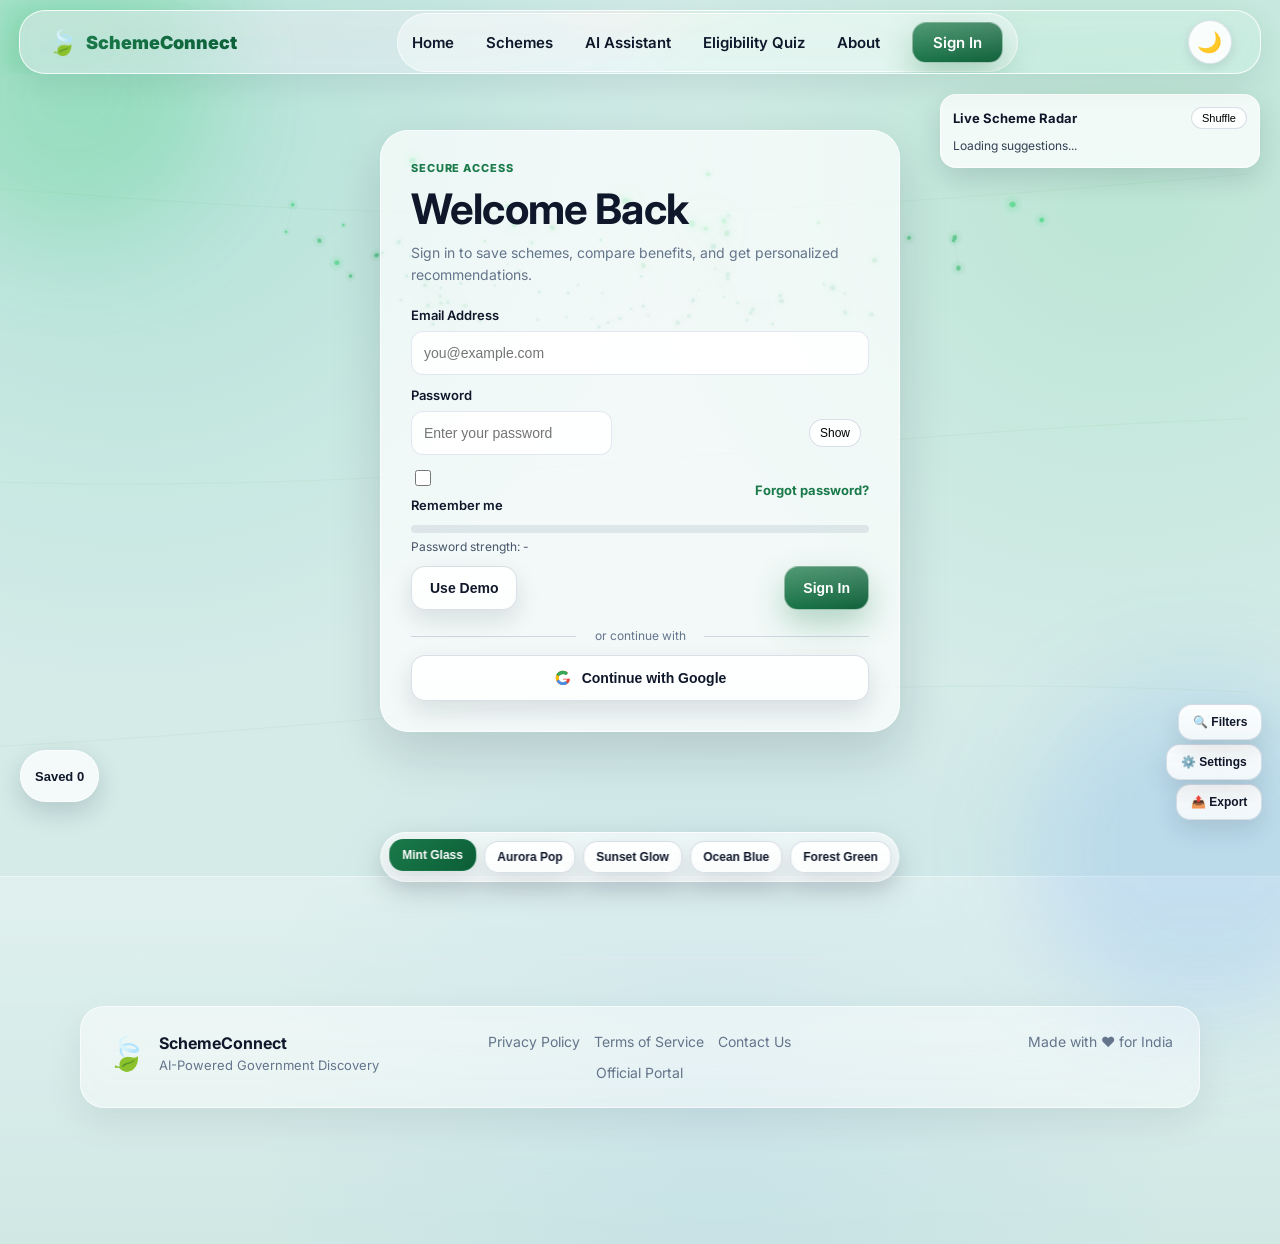
<file: pages/signin.html>
<!DOCTYPE html>
<html lang="en">
<head>
  <meta charset="UTF-8" />
  <meta name="viewport" content="width=device-width, initial-scale=1.0" />
  <title>Sign In | SchemeConnect</title>
  <link rel="icon" type="image/svg+xml" href="../assets/icons/favicon.svg" />
  <link rel="preconnect" href="https://fonts.googleapis.com" />
  <link rel="preconnect" href="https://fonts.gstatic.com" crossorigin />
  <link href="https://fonts.googleapis.com/css2?family=Inter:wght@300;400;500;600;700;800;900&display=swap" rel="stylesheet" />
  <link rel="stylesheet" href="../css/style.css" />
  <link rel="stylesheet" href="../css/signin.css" />
  <link rel="stylesheet" href="../css/enhancements.css" />
</head>
<body class="signin-page">
  <div class="ambient ambient-a"></div>
  <div class="ambient ambient-b"></div>

  <header id="main-header">
    <div class="container nav-shell" id="nav-shell">
      <a href="../index.html" class="brand">
        <span class="brand-icon">&#127811;</span>
        <span class="brand-name">SchemeConnect</span>
      </a>

      <nav class="desktop-nav">
        <a href="../index.html">Home</a>
        <a href="schemes.html">Schemes</a>
        <a href="chat.html">AI Assistant</a>
        <a href="quiz.html">Eligibility Quiz</a>
        <a href="about.html">About</a>
        <a class="sign-in active-link" href="signin.html">Sign In</a>
      </nav>

      <button id="mobile-toggle" class="mobile-toggle" aria-label="Toggle navigation">&#9776;</button>
    </div>
  </header>

  <div id="mobile-menu" class="mobile-menu">
    <a href="../index.html">Home</a>
    <a href="schemes.html">Schemes</a>
    <a href="chat.html">AI Assistant</a>
    <a href="quiz.html">Eligibility Quiz</a>
    <a href="about.html">About</a>
    <a class="sign-in active-link" href="signin.html">Sign In</a>
  </div>

  <main class="auth-shell">
    <section class="auth-card" id="auth-card">
      <p class="eyebrow">Secure Access</p>
      <h1>Welcome Back</h1>
      <p class="sub">Sign in to save schemes, compare benefits, and get personalized recommendations.</p>

      <form id="signin-form" class="auth-form">
        <label>
          Email Address
          <input id="email" type="email" placeholder="you@example.com" required />
        </label>

        <label>
          Password
          <div class="password-wrap">
            <input id="password" type="password" placeholder="Enter your password" required />
            <button id="toggle-password" type="button" aria-label="Show password">Show</button>
          </div>
        </label>

        <div class="meta-row">
          <label class="remember">
            <input type="checkbox" id="remember" />
            <span>Remember me</span>
          </label>
          <a href="#" class="text-link">Forgot password?</a>
        </div>

        <div class="strength-wrap">
          <div class="strength-track"><span id="strength-fill"></span></div>
          <p id="strength-text">Password strength: -</p>
          <p id="caps-warning" class="caps-warning" hidden>Caps Lock appears to be on</p>
        </div>

        <div class="action-row">
          <button type="button" id="demo-fill" class="ghost-btn">Use Demo</button>
          <button type="submit" id="signin-btn" class="signin-btn">Sign In</button>
        </div>
      </form>

      <div class="divider"><span>or continue with</span></div>

      <div class="auth-bottom">
        <button id="google-signin" class="google-btn" type="button" aria-label="Sign in with Google">
          <svg width="18" height="18" viewBox="0 0 24 24" aria-hidden="true" focusable="false">
            <path fill="#EA4335" d="M12 10.2v3.9h5.5c-.2 1.3-1.5 3.9-5.5 3.9-3.3 0-6-2.7-6-6s2.7-6 6-6c1.9 0 3.1.8 3.9 1.5l2.7-2.6C16.9 3.2 14.7 2.2 12 2.2 6.7 2.2 2.4 6.5 2.4 11.8S6.7 21.4 12 21.4c6.9 0 9.1-4.8 9.1-7.3 0-.5 0-.8-.1-1.2H12z"/>
            <path fill="#34A853" d="M3.3 7.7l3.2 2.3C7.3 8.4 9.5 6.9 12 6.9c1.9 0 3.1.8 3.9 1.5l2.7-2.6C16.9 3.2 14.7 2.2 12 2.2c-3.7 0-6.8 2.1-8.7 5.1z"/>
            <path fill="#4A90E2" d="M12 21.4c2.6 0 4.8-.9 6.4-2.5l-3-2.5c-.8.6-1.9 1.1-3.4 1.1-3.9 0-5.3-2.6-5.5-3.9l-3.2 2.5c1.8 3 5 5.3 8.7 5.3z"/>
            <path fill="#FBBC05" d="M6.5 11.6c0-.6.1-1.1.2-1.6L3.5 7.5C2.8 8.9 2.4 10.3 2.4 11.8c0 1.5.4 2.9 1.1 4.2l3.2-2.5c-.1-.5-.2-1.2-.2-1.9z"/>
          </svg>
          Continue with Google
        </button>
      </div>
    </section>
  </main>

  <footer>
    <div class="footer-line"></div>
    <div class="container footer-main">
      <div class="footer-brand">
        <span class="brand-icon">&#127811;</span>
        <div>
          <strong>SchemeConnect</strong>
          <small>AI-Powered Government Discovery</small>
        </div>
      </div>
      <div class="footer-links">
        <a href="privacy.html">Privacy Policy</a>
        <a href="terms.html">Terms of Service</a>
        <a href="contact.html">Contact Us</a>
        <a href="official-portal.html">Official Portal</a>
      </div>
      <div class="footer-love">Made with &#10084; for India</div>
    </div>
    <div class="container footer-bottom">
      <span>&#169; 2026 SchemeConnect. All rights reserved.</span>
      <span>Data sourced from official government portals</span>
    </div>
  </footer>

  <div class="style-dock" id="style-dock">
    <button class="style-chip active" data-theme="mint" type="button">Mint Glass</button>
    <button class="style-chip" data-theme="aurora" type="button">Aurora Pop</button>
    <button class="style-chip" data-theme="sunset" type="button">Sunset Glow</button>
    <button class="style-chip" data-theme="ocean" type="button">Ocean Blue</button>
    <button class="style-chip" data-theme="forest" type="button">Forest Green</button>
  </div>

  <div id="toast" class="toast" role="status" aria-live="polite"></div>

  <script src="../js/page-theme.js"></script>
  <script src="../js/enhancements.js"></script>
  <script src="../js/signin.js"></script>
  <script src="../js/premium-3d-stage.js"></script>
</body>
</html>
</file>
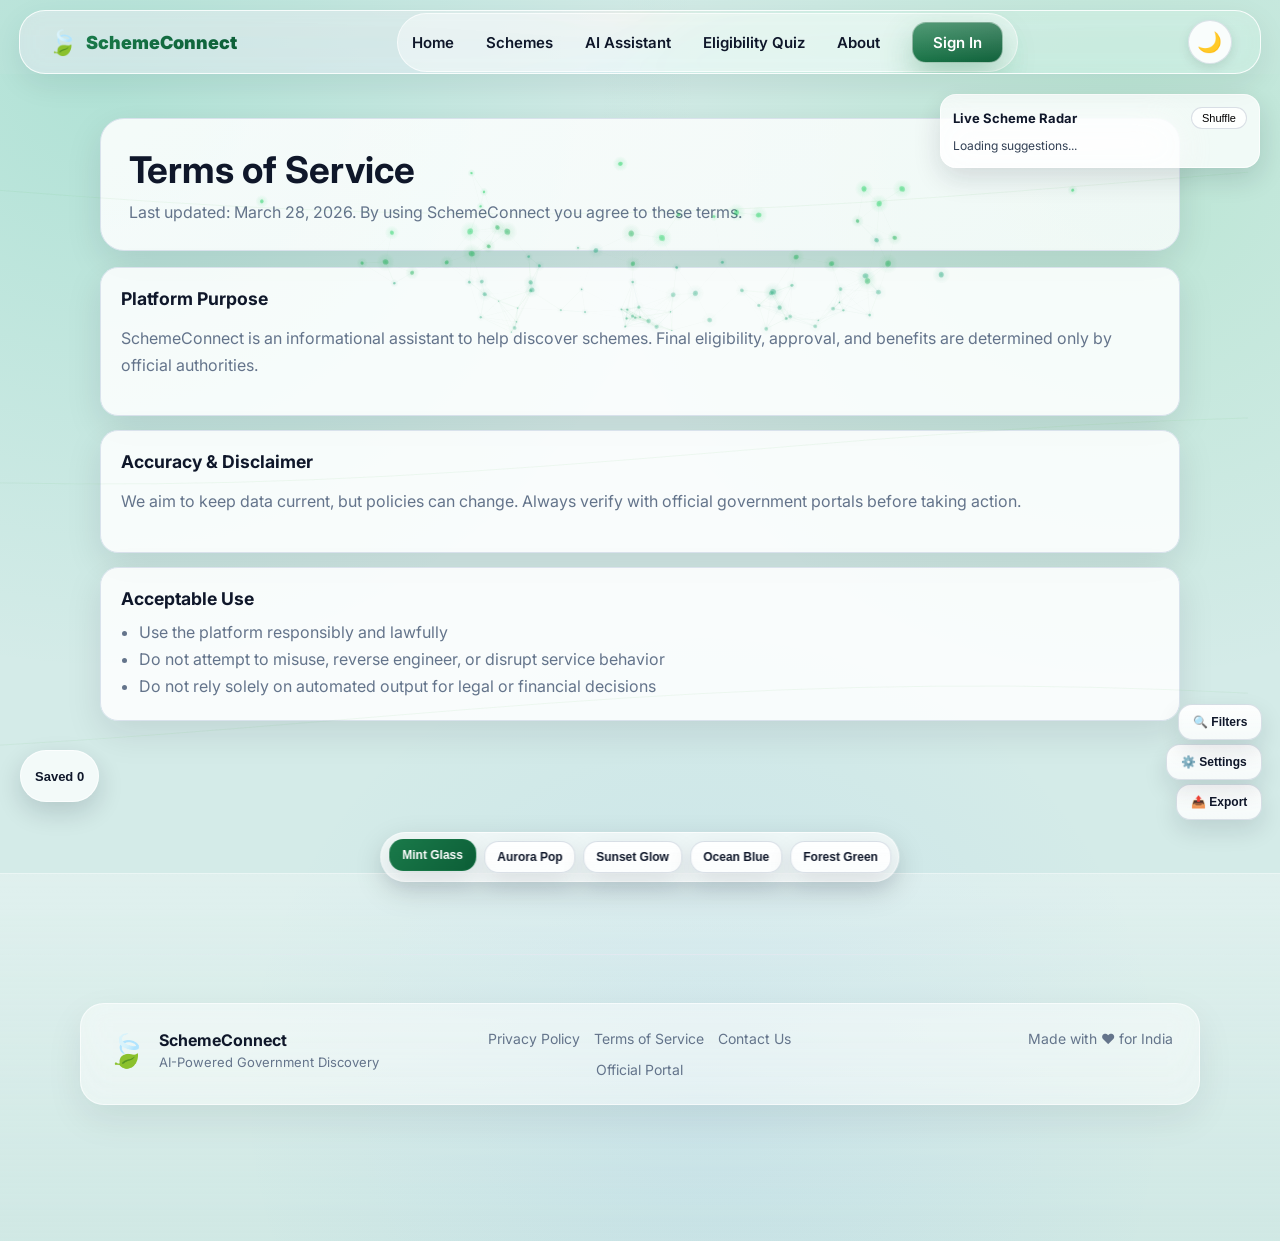
<file: pages/terms.html>
<!DOCTYPE html>
<html lang="en">
<head>
  <meta charset="UTF-8" />
  <meta name="viewport" content="width=device-width, initial-scale=1.0" />
  <title>Terms of Service | SchemeConnect</title>
  <link rel="icon" type="image/svg+xml" href="../assets/icons/favicon.svg" />
  <link rel="preconnect" href="https://fonts.googleapis.com" />
  <link rel="preconnect" href="https://fonts.gstatic.com" crossorigin />
  <link href="https://fonts.googleapis.com/css2?family=Inter:wght@300;400;500;600;700;800;900&display=swap" rel="stylesheet" />
  <link rel="stylesheet" href="../css/style.css" />
  <link rel="stylesheet" href="../css/enhancements.css" />
  <link rel="stylesheet" href="../css/scroll-to-top.css" />
  <link rel="stylesheet" href="../css/legal-page.css" />
</head>
<body class="legal-page">
  <header id="main-header">
    <div class="container nav-shell" id="nav-shell">
      <a href="../index.html" class="brand"><span class="brand-icon">&#127811;</span><span class="brand-name">SchemeConnect</span></a>
      <nav class="desktop-nav">
        <a href="../index.html">Home</a>
        <a href="schemes.html">Schemes</a>
        <a href="chat.html">AI Assistant</a>
        <a href="quiz.html">Eligibility Quiz</a>
        <a href="about.html">About</a>
        <a class="sign-in" href="signin.html">Sign In</a>
      </nav>
      <button id="mobile-toggle" class="mobile-toggle" aria-label="Toggle navigation">&#9776;</button>
    </div>
  </header>
  <div id="mobile-menu" class="mobile-menu">
    <a href="../index.html">Home</a>
    <a href="schemes.html">Schemes</a>
    <a href="chat.html">AI Assistant</a>
    <a href="quiz.html">Eligibility Quiz</a>
    <a href="about.html">About</a>
    <a class="sign-in" href="signin.html">Sign In</a>
  </div>

  <main class="legal-main">
    <section class="legal-hero">
      <h1>Terms of Service</h1>
      <p>Last updated: March 28, 2026. By using SchemeConnect you agree to these terms.</p>
    </section>
    <section class="legal-section">
      <h2>Platform Purpose</h2>
      <p>SchemeConnect is an informational assistant to help discover schemes. Final eligibility, approval, and benefits are determined only by official authorities.</p>
    </section>
    <section class="legal-section">
      <h2>Accuracy & Disclaimer</h2>
      <p>We aim to keep data current, but policies can change. Always verify with official government portals before taking action.</p>
    </section>
    <section class="legal-section">
      <h2>Acceptable Use</h2>
      <ul>
        <li>Use the platform responsibly and lawfully</li>
        <li>Do not attempt to misuse, reverse engineer, or disrupt service behavior</li>
        <li>Do not rely solely on automated output for legal or financial decisions</li>
      </ul>
    </section>
  </main>

  <footer>
    <div class="footer-line"></div>
    <div class="container footer-main">
      <div class="footer-brand"><span class="brand-icon">&#127811;</span><div><strong>SchemeConnect</strong><small>AI-Powered Government Discovery</small></div></div>
      <div class="footer-links">
        <a href="privacy.html">Privacy Policy</a>
        <a href="terms.html">Terms of Service</a>
        <a href="contact.html">Contact Us</a>
        <a href="official-portal.html">Official Portal</a>
      </div>
      <div class="footer-love">Made with &#10084; for India</div>
    </div>
    <div class="container footer-bottom"><span>&#169; 2026 SchemeConnect. All rights reserved.</span><span>Data sourced from official government portals</span></div>
  </footer>

  <div class="style-dock" id="style-dock">
    <button class="style-chip active" data-theme="mint" type="button">Mint Glass</button>
    <button class="style-chip" data-theme="aurora" type="button">Aurora Pop</button>
    <button class="style-chip" data-theme="sunset" type="button">Sunset Glow</button>
    <button class="style-chip" data-theme="ocean" type="button">Ocean Blue</button>
    <button class="style-chip" data-theme="forest" type="button">Forest Green</button>
  </div>

  <button id="scroll-to-top" class="scroll-to-top" aria-label="Scroll to top">&#8593;</button>
  <script src="../js/page-theme.js"></script>
  <script src="../js/enhancements.js"></script>
  <script src="../js/premium-3d-stage.js"></script>
</body>
</html>
</file>
<file: css/style.css>
:root {
  --primary: #1a7a4a;
  --primary-dark: #0c5e37;
  --accent: #1a7a4a;
  --accent-strong: #0c5e37;
  --bg: #d4ebe8;
  --bg-header: rgba(212, 235, 232, 0.82);
  --fg: #0f172a;
  --muted: #64748b;
  --border: #e2e8f0;
  --line: #d9e2ec;
  --panel: rgba(255, 255, 255, 0.9);
  --card: rgba(255, 255, 255, 0.92);
  --card-2: rgba(247, 251, 250, 0.92);
  --glass: rgba(255, 255, 255, 0.58);
  --glass-strong: rgba(255, 255, 255, 0.72);
  --glass-border: rgba(255, 255, 255, 0.68);
  --shadow-soft: 0 12px 36px rgba(15, 23, 42, 0.1);
  --ease-apple: cubic-bezier(0.22, 1, 0.36, 1);
  --radius-apple: 22px;
  --btn-radius: 999px;
  --btn-shadow: 0 10px 26px rgba(15, 23, 42, 0.12);
  --btn-shadow-strong: 0 14px 34px rgba(26, 122, 74, 0.34);
  --focus-ring: 0 0 0 3px rgba(26, 122, 74, 0.2);
}

/* Dark mode variables */
:root.dark-mode,
body.dark-mode {
  --bg: #0f172a;
  --bg-header: rgba(15, 23, 42, 0.86);
  --fg: #f1f5f9;
  --muted: #cbd5e1;
  --border: #1e293b;
  --line: #334155;
  --panel: rgba(15, 23, 42, 0.9);
  --card: rgba(15, 23, 42, 0.92);
  --card-2: rgba(17, 29, 50, 0.92);
  --accent: #34d399;
  --accent-strong: #6ee7b7;
  --glass: rgba(15, 23, 42, 0.58);
  --glass-strong: rgba(15, 23, 42, 0.72);
  --glass-border: rgba(15, 23, 42, 0.68);
  --shadow-soft: 0 12px 36px rgba(0, 0, 0, 0.3);
}

/* Dark Mint Theme (Default) */
body.dark-mode {
  --primary: #10b981;
  --primary-dark: #059669;
}

/* Dark Aurora Theme */
body.dark-mode.theme-aurora {
  --primary: #00d9ff;
  --primary-dark: #0099cc;
  --bg: #0a0e27;
  --panel: rgba(10, 14, 39, 0.9);
  --glass: rgba(10, 14, 39, 0.58);
  --glass-strong: rgba(10, 14, 39, 0.72);
  background: radial-gradient(circle at 8% 6%, rgba(0, 217, 255, 0.15), transparent 36%),
    radial-gradient(circle at 88% 12%, rgba(0, 150, 200, 0.12), transparent 34%),
    radial-gradient(circle at 55% 88%, rgba(100, 200, 255, 0.1), transparent 36%),
    #0a0e27;
}

/* Dark Sunset Theme */
body.dark-mode.theme-sunset {
  --primary: #ff6b35;
  --primary-dark: #cc5500;
  --bg: #1a0f0a;
  --panel: rgba(26, 15, 10, 0.9);
  --glass: rgba(26, 15, 10, 0.58);
  --glass-strong: rgba(26, 15, 10, 0.72);
  background: radial-gradient(circle at 8% 6%, rgba(255, 107, 53, 0.15), transparent 36%),
    radial-gradient(circle at 88% 12%, rgba(255, 150, 100, 0.12), transparent 34%),
    radial-gradient(circle at 55% 88%, rgba(255, 200, 150, 0.1), transparent 36%),
    #1a0f0a;
}

/* Dark Ocean Theme */
body.dark-mode.theme-ocean {
  --primary: #0ea5e9;
  --primary-dark: #0284c7;
  --bg: #001a33;
  --panel: rgba(0, 26, 51, 0.9);
  --glass: rgba(0, 26, 51, 0.58);
  --glass-strong: rgba(0, 26, 51, 0.72);
  background: radial-gradient(circle at 8% 6%, rgba(14, 165, 233, 0.15), transparent 36%),
    radial-gradient(circle at 88% 12%, rgba(2, 132, 199, 0.12), transparent 34%),
    radial-gradient(circle at 55% 88%, rgba(100, 200, 255, 0.1), transparent 36%),
    #001a33;
}

/* Dark Forest Theme */
body.dark-mode.theme-forest {
  --primary: #10b981;
  --primary-dark: #059669;
  --bg: #0a1f1a;
  --panel: rgba(10, 31, 26, 0.9);
  --glass: rgba(10, 31, 26, 0.58);
  --glass-strong: rgba(10, 31, 26, 0.72);
  background: radial-gradient(circle at 8% 6%, rgba(16, 185, 129, 0.15), transparent 36%),
    radial-gradient(circle at 88% 12%, rgba(5, 150, 105, 0.12), transparent 34%),
    radial-gradient(circle at 55% 88%, rgba(100, 220, 180, 0.1), transparent 36%),
    #0a1f1a;
}

/* Light Aurora Theme */
body.theme-aurora {
  --primary: #0ea5e9;
  --primary-dark: #0284c7;
}

/* Light Sunset Theme */
body.theme-sunset {
  --primary: #ff6b35;
  --primary-dark: #ff4500;
}

/* Light Ocean Theme */
body.theme-ocean {
  --primary: #1e40af;
  --primary-dark: #1e3a8a;
}

/* Light Forest Theme */
body.theme-forest {
  --primary: #047857;
  --primary-dark: #065f46;
}

* {
  box-sizing: border-box;
}

html {
  scroll-behavior: smooth;
}

@keyframes pageSwoonIn {
  from {
    opacity: 0;
    transform: translateY(10px);
  }
  to {
    opacity: 1;
    transform: translateY(0);
  }
}

body {
  margin: 0;
  font-family: "SF Pro Display", "SF Pro Text", "Inter", -apple-system, BlinkMacSystemFont, "Segoe UI", sans-serif;
  color: var(--fg);
  background:
    radial-gradient(circle at 8% 6%, rgba(16, 185, 129, 0.18), transparent 36%),
    radial-gradient(circle at 88% 12%, rgba(34, 197, 94, 0.14), transparent 34%),
    radial-gradient(circle at 55% 88%, rgba(59, 130, 246, 0.08), transparent 36%),
    var(--bg);
  overflow-x: hidden;
  animation: pageSwoonIn 0.5s ease-out;
  -webkit-font-smoothing: antialiased;
  text-rendering: optimizeLegibility;
}

body::before {
  content: "";
  position: fixed;
  inset: 0;
  z-index: -1;
  pointer-events: none;
  background-image:
    radial-gradient(rgba(15, 23, 42, 0.05) 0.7px, transparent 0.7px),
    radial-gradient(rgba(15, 23, 42, 0.03) 0.7px, transparent 0.7px);
  background-position: 0 0, 12px 12px;
  background-size: 24px 24px;
  opacity: 0.38;
}

.container {
  width: min(1120px, 92vw);
  margin: 0 auto;
}

#scroll-progress {
  position: fixed;
  top: 0;
  left: 0;
  height: 2px;
  width: 100%;
  z-index: 60;
  transform-origin: left;
  transform: scaleX(0);
  background: linear-gradient(90deg, var(--primary), #60ef9d);
  opacity: 0;
  transition: opacity 0.2s ease;
}

.loading-screen {
  position: fixed;
  inset: 0;
  z-index: 120;
  display: flex;
  align-items: center;
  justify-content: center;
  background: var(--bg);
  transition: opacity 0.5s cubic-bezier(0.16, 1, 0.3, 1);
}

.loading-screen.fade {
  opacity: 0;
  pointer-events: none;
}

.loading-glow {
  position: absolute;
  width: 320px;
  height: 320px;
  border-radius: 50%;
  background: radial-gradient(circle, rgba(26, 122, 74, 0.18) 0%, transparent 70%);
  filter: blur(80px);
}

.loading-center {
  position: relative;
  z-index: 2;
  text-align: center;
}

.loading-logo {
  width: 80px;
  height: 80px;
  border-radius: 22px;
  margin: 0 auto 20px;
  display: grid;
  place-items: center;
  font-size: 38px;
  color: #fff;
  background: linear-gradient(135deg, var(--primary), var(--primary-dark));
  box-shadow: 0 12px 32px rgba(26, 122, 74, 0.4);
}

.loading-center h1 {
  margin: 0;
  font-size: 30px;
  font-weight: 800;
  color: var(--primary);
}

.loading-center p {
  margin: 6px 0 20px;
  color: var(--muted);
  font-size: 13px;
}

.loading-dots {
  display: flex;
  justify-content: center;
  gap: 6px;
}

.loading-dots span {
  width: 6px;
  height: 6px;
  border-radius: 50%;
  background: var(--primary);
  animation: dots 1.2s ease-in-out infinite;
}

.loading-dots span:nth-child(2) {
  animation-delay: 0.2s;
}

.loading-dots span:nth-child(3) {
  animation-delay: 0.4s;
}

#main-header {
  position: fixed;
  top: 0;
  left: 0;
  right: 0;
  width: 100%;
  z-index: 50;
  padding-top: 10px;
  transition: all 0.3s cubic-bezier(0.16, 1, 0.3, 1);
  background: transparent;
  backdrop-filter: none;
  border-bottom: none;
  will-change: backdrop-filter, background;
}

#main-header.scrolled {
  background: transparent;
  backdrop-filter: none;
  border-bottom: none;
  box-shadow: none;
}

.nav-shell {
  display: flex;
  justify-content: space-between;
  align-items: center;
  height: 64px;
  width: min(1380px, 97vw);
  padding: 12px 28px;
  margin: 0 auto;
  background: rgba(255, 255, 255, 0.5);
  border: 1px solid rgba(255, 255, 255, 0.74);
  border-radius: 26px;
  box-shadow: 0 10px 30px rgba(15, 23, 42, 0.08);
  backdrop-filter: blur(14px) saturate(122%);
  transition: border-radius 0.28s cubic-bezier(0.16, 1, 0.3, 1),
    background 0.28s cubic-bezier(0.16, 1, 0.3, 1),
    border-color 0.28s cubic-bezier(0.16, 1, 0.3, 1),
    box-shadow 0.28s cubic-bezier(0.16, 1, 0.3, 1),
    margin-top 0.28s cubic-bezier(0.16, 1, 0.3, 1),
    padding 0.28s cubic-bezier(0.16, 1, 0.3, 1),
    height 0.28s cubic-bezier(0.16, 1, 0.3, 1);
  position: relative;
  overflow: hidden;
}

.nav-shell::before {
  content: "";
  position: absolute;
  inset: -80% -30%;
  background: conic-gradient(from 100deg, rgba(16, 185, 129, 0.18), rgba(14, 165, 233, 0.16), rgba(255, 107, 53, 0.12), rgba(16, 185, 129, 0.18));
  filter: blur(26px);
  opacity: 0.7;
  animation: navHaloSpin 16s linear infinite;
  pointer-events: none;
}

.nav-shell > * {
  position: relative;
  z-index: 1;
}

@keyframes navHaloSpin {
  from {
    transform: rotate(0deg);
  }
  to {
    transform: rotate(360deg);
  }
}

#main-header.scrolled .nav-shell {
  height: 62px;
  width: min(1420px, 98vw);
  padding: 10px 26px;
  border-radius: 999px;
  background: rgba(255, 255, 255, 0.66);
  border: 1px solid rgba(255, 255, 255, 0.82);
  backdrop-filter: blur(20px) saturate(138%);
  box-shadow: 0 14px 42px rgba(15, 23, 42, 0.14);
}

.brand {
  display: flex;
  align-items: center;
  gap: 8px;
  text-decoration: none;
  cursor: pointer;
  text-decoration: none;
  color: var(--fg);
  font-weight: 900;
  font-size: 18px;
  transition: opacity 0.2s;
}

.brand:hover {
  opacity: 0.7;
}

.brand-icon {
  font-size: 24px;
}

.brand-name {
  background: linear-gradient(135deg, var(--primary), var(--primary-dark));
  -webkit-background-clip: text;
  background-clip: text;
  color: transparent;
}

.desktop-nav {
  display: flex;
  align-items: center;
  gap: 32px;
  padding: 8px 14px;
  border-radius: 999px;
  background: rgba(255, 255, 255, 0.44);
  border: 1px solid rgba(255, 255, 255, 0.66);
}

.desktop-nav a {
  text-decoration: none;
  color: var(--fg);
  font-size: 15px;
  font-weight: 600;
  transition: all 0.2s ease;
  position: relative;
}

.desktop-nav a::after {
  content: '';
  position: absolute;
  bottom: -4px;
  left: 0;
  width: 0;
  height: 2px;
  background: var(--primary);
  transition: width 0.3s ease;
}

.desktop-nav a:hover::after {
  width: 100%;
}

.desktop-nav a:hover {
  color: var(--primary);
}

.sign-in {
  display: inline-flex;
  align-items: center;
  justify-content: center;
  text-decoration: none;
  background:
    linear-gradient(180deg, rgba(255, 255, 255, 0.24), rgba(255, 255, 255, 0.02)),
    linear-gradient(135deg, #1d6f45, #145d39);
  border: 1px solid rgba(255, 255, 255, 0.44);
  padding: 10px 20px;
  border-radius: var(--btn-radius);
  color: #fff;
  font-weight: 700;
  font-size: 14px;
  cursor: pointer;
  box-shadow: var(--btn-shadow-strong);
  transition: transform 0.28s var(--ease-apple), box-shadow 0.28s var(--ease-apple), border-color 0.28s var(--ease-apple), filter 0.28s var(--ease-apple);
  position: relative;
  overflow: hidden;
  isolation: isolate;
}

.sign-in:hover {
  transform: translateY(-2px) scale(1.01);
  box-shadow: 0 16px 34px rgba(26, 122, 74, 0.42);
  filter: saturate(1.08);
  border-color: var(--primary-dark);
}

.sign-in::before {
  content: "";
  position: absolute;
  inset: 0;
  background: linear-gradient(110deg, transparent 20%, rgba(255, 255, 255, 0.28) 50%, transparent 80%);
  transform: translateX(-120%);
  transition: transform 0.6s var(--ease-apple);
  pointer-events: none;
  z-index: -1;
}

.sign-in:hover::before {
  transform: translateX(120%);
}

.mobile-toggle {
  display: none;
  background: none;
  border: none;
  font-size: 24px;
  cursor: pointer;
  color: var(--fg);
}

.mobile-menu {
  position: fixed;
  top: 78px;
  left: 0;
  right: 0;
  background: rgba(255, 255, 255, 0.74);
  backdrop-filter: blur(16px);
  border: 1px solid rgba(255, 255, 255, 0.68);
  border-radius: 22px;
  margin: 8px 12px 0;
  z-index: 40;
  padding: 16px 20px;
  display: flex;
  flex-direction: column;
  gap: 14px;
  opacity: 0;
  pointer-events: none;
  transform: translateY(-10px);
  transition: all 0.3s cubic-bezier(0.16, 1, 0.3, 1);
  max-height: calc(100vh - 64px);
  overflow-y: auto;
}

.mobile-menu.open {
  opacity: 1;
  pointer-events: auto;
  transform: translateY(0);
}

.mobile-menu a {
  text-decoration: none;
  color: var(--fg);
  font-weight: 500;
  font-size: 15px;
  padding: 10px 0;
  transition: color 0.2s ease;
}

.mobile-menu a:hover {
  color: var(--primary);
}

.mobile-menu .sign-in {
  margin-top: 8px;
  width: 100%;
  text-align: center;
}

.hero {
  position: relative;
  min-height: 92vh;
  padding: 100px 0 70px;
  margin-top: 42px;
  overflow: hidden;
}

.hero-bg {
  position: absolute;
  inset: 0;
  z-index: 0;
  background:
    radial-gradient(circle at 12% 8%, rgba(26, 122, 74, 0.15), transparent 35%),
    radial-gradient(circle at 85% 20%, rgba(16, 185, 129, 0.15), transparent 35%),
    radial-gradient(circle at 55% 90%, rgba(59, 130, 246, 0.09), transparent 40%);
}

.hero-bg::after {
  content: "";
  position: absolute;
  inset: 0;
  background-image:
    linear-gradient(rgba(15, 23, 42, 0.035) 1px, transparent 1px),
    linear-gradient(90deg, rgba(15, 23, 42, 0.035) 1px, transparent 1px);
  background-size: 78px 78px;
  pointer-events: none;
}

.hero-grid {
  display: grid;
  grid-template-columns: 1fr 1.12fr;
  gap: 48px;
  align-items: center;
  position: relative;
  z-index: 1;
}

.hero-badge {
  display: inline-flex;
  border-radius: 999px;
  padding: 10px 16px;
  border: 1px solid rgba(26, 122, 74, 0.25);
  background: rgba(26, 122, 74, 0.09);
  color: var(--primary);
  font-size: 13px;
  font-weight: 500;
  margin-bottom: 20px;
}

.hero-left h2 {
  margin: 0;
  font-size: clamp(52px, 7vw, 82px);
  line-height: 0.98;
  letter-spacing: -0.02em;
  font-weight: 900;
}

.hero-left h2 span {
  background: linear-gradient(135deg, var(--primary), var(--primary-dark));
  -webkit-background-clip: text;
  background-clip: text;
  color: transparent;
}

.hero-left p {
  margin: 28px 0 0;
  color: var(--muted);
  font-size: 19px;
  line-height: 1.54;
  max-width: 620px;
  font-weight: 400;
}

.hero-actions {
  margin-top: 32px;
  display: flex;
  gap: 16px;
  flex-wrap: wrap;
}

.btn-primary,
.btn-secondary,
.btn-ghost {
  display: inline-flex;
  align-items: center;
  justify-content: center;
  text-decoration: none;
  border-radius: var(--btn-radius);
  padding: 15px 30px;
  font-size: 15px;
  font-weight: 700;
  cursor: pointer;
  border: 1px solid transparent;
  transition: transform 0.28s var(--ease-apple), box-shadow 0.28s var(--ease-apple), border-color 0.28s var(--ease-apple), background-color 0.28s var(--ease-apple), color 0.28s var(--ease-apple), filter 0.28s var(--ease-apple);
  position: relative;
  overflow: hidden;
  isolation: isolate;
}

.btn-primary {
  color: white;
  background:
    linear-gradient(180deg, rgba(255, 255, 255, 0.24), rgba(255, 255, 255, 0.02)),
    linear-gradient(135deg, var(--primary), var(--primary-dark));
  box-shadow: var(--btn-shadow-strong);
}

.btn-primary:hover {
  transform: translateY(-3px) scale(1.01);
  box-shadow: 0 18px 42px rgba(26, 122, 74, 0.45);
  filter: saturate(1.06);
}

.btn-secondary {
  color: #1f2937;
  background: linear-gradient(180deg, rgba(255, 255, 255, 0.96), rgba(255, 255, 255, 0.78));
  border-color: rgba(148, 163, 184, 0.34);
  box-shadow: var(--btn-shadow);
  backdrop-filter: blur(10px);
}

.btn-secondary:hover {
  border-color: var(--primary);
  color: var(--primary);
  transform: translateY(-2px);
  box-shadow: 0 14px 30px rgba(15, 23, 42, 0.16);
}

.btn-ghost {
  color: var(--primary-dark);
  background: linear-gradient(180deg, rgba(255, 255, 255, 0.84), rgba(255, 255, 255, 0.66));
  border-color: rgba(26, 122, 74, 0.28);
  box-shadow: 0 8px 18px rgba(15, 23, 42, 0.08);
}

.btn-ghost:hover {
  transform: translateY(-2px);
  color: #ffffff;
  border-color: var(--primary);
  background: linear-gradient(135deg, var(--primary), var(--primary-dark));
  box-shadow: var(--btn-shadow-strong);
}

.btn-primary::before,
.btn-secondary::before,
.btn-ghost::before,
.apply-btn::before,
.compare-btn::before,
.filter-btn::before {
  content: "";
  position: absolute;
  inset: 0;
  background: linear-gradient(110deg, transparent 24%, rgba(255, 255, 255, 0.3) 50%, transparent 78%);
  transform: translateX(-130%);
  transition: transform 0.62s var(--ease-apple);
  pointer-events: none;
  z-index: -1;
}

.btn-primary:hover::before,
.btn-secondary:hover::before,
.btn-ghost:hover::before,
.apply-btn:hover::before,
.compare-btn:hover::before,
.filter-btn:hover::before {
  transform: translateX(130%);
}

.btn-primary:focus-visible,
.btn-secondary:focus-visible,
.btn-ghost:focus-visible,
.sign-in:focus-visible,
.filter-btn:focus-visible,
.apply-btn:focus-visible,
.compare-btn:focus-visible {
  outline: none;
  box-shadow: var(--focus-ring), var(--btn-shadow);
}

.hero-trust {
  margin-top: 36px;
  display: flex;
  gap: 20px;
  color: #64748b;
  font-size: 13px;
  flex-wrap: wrap;
}

.hero-trust span::before {
  content: "✦";
  font-size: 10px;
  margin-right: 8px;
  color: #10b981;
}

.hero-quick-links {
  margin-top: 20px;
  display: grid;
  grid-template-columns: repeat(2, minmax(0, 1fr));
  gap: 12px;
  width: min(620px, 100%);
}

.quick-link-card {
  display: flex;
  align-items: center;
  gap: 12px;
  text-decoration: none;
  border-radius: 18px;
  padding: 12px 14px;
  background: linear-gradient(180deg, rgba(255, 255, 255, 0.9), rgba(255, 255, 255, 0.7));
  border: 1px solid rgba(255, 255, 255, 0.74);
  box-shadow: 0 12px 24px rgba(15, 23, 42, 0.1);
  color: var(--fg);
  transition: transform 0.25s var(--ease-apple), box-shadow 0.25s var(--ease-apple), border-color 0.25s var(--ease-apple);
}

.quick-link-card:hover {
  transform: translateY(-2px);
  border-color: rgba(26, 122, 74, 0.38);
  box-shadow: 0 16px 30px rgba(15, 23, 42, 0.15);
}

.quick-link-card:focus-visible {
  outline: none;
  box-shadow: var(--focus-ring), 0 12px 24px rgba(15, 23, 42, 0.14);
}

.quick-link-icon {
  width: 38px;
  height: 38px;
  border-radius: 12px;
  display: inline-flex;
  align-items: center;
  justify-content: center;
  background: linear-gradient(135deg, rgba(26, 122, 74, 0.14), rgba(12, 94, 55, 0.18));
  font-size: 18px;
}

.quick-link-copy {
  display: flex;
  flex-direction: column;
  gap: 2px;
  min-width: 0;
}

.quick-link-copy strong {
  font-size: 14px;
  color: var(--fg);
  line-height: 1.2;
}

.quick-link-copy small {
  font-size: 12px;
  color: #64748b;
  line-height: 1.3;
}

.quick-link-arrow {
  margin-left: auto;
  color: var(--primary);
  font-weight: 800;
  font-size: 18px;
}

.hero-right {
  position: relative;
  height: 580px;
  width: 100%;
  display: block;
}

.floating-card {
  position: absolute;
  border-radius: 28px;
  padding: 24px;
  background: rgba(255, 255, 255, 0.95);
  border: 1px solid rgba(255, 255, 255, 0.8);
  backdrop-filter: blur(28px);
  box-shadow: 0 28px 72px rgba(15, 23, 42, 0.13), 0 10px 24px rgba(15, 23, 42, 0.08);
}

/* Main center card */
.main-card {
  top: 66%;
  left: 61%;
  transform: translate(-50%, -50%);
  z-index: 20;
  width: 372px;
  animation: floatMain 7s ease-in-out infinite;
}

/* Top-right PM Kisan card */
.top-right-card {
  top: 10%;
  right: 4%;
  width: 278px;
  padding: 16px;
  z-index: 15;
  background: rgba(255, 255, 255, 0.85);
  backdrop-filter: blur(20px);
  border: 1px solid rgba(255, 255, 255, 0.5);
  box-shadow: 0 8px 32px rgba(0, 0, 0, 0.08);
  animation: floatY 7s ease-in-out 3.5s infinite;
}

.top-right-card .card-header {
  align-items: center;
  gap: 12px;
}

.top-right-card .emoji {
  background: rgba(16, 185, 129, 0.1);
  border: 1px solid rgba(16, 185, 129, 0.2);
}

.top-right-card h3 {
  font-size: 13px;
}

.top-right-card small {
  color: #10b981;
  font-weight: 700;
}

.verified-dot {
  display: inline-block;
  width: 6px;
  height: 6px;
  border-radius: 50%;
  background: #10b981;
  margin-right: 4px;
}

/* Bottom-left women card */
.bottom-left-card {
  bottom: 6%;
  left: 9%;
  width: 300px;
  padding: 16px;
  z-index: 18;
  background: rgba(255, 255, 255, 0.88);
  backdrop-filter: blur(24px);
  border: 1px solid rgba(255, 255, 255, 0.55);
  box-shadow: 0 10px 40px rgba(0, 0, 0, 0.09);
  animation: floatY 7s ease-in-out 1.5s infinite;
}

.avatars-group {
  display: flex;
  margin-bottom: 12px;
}

.women-top-row {
  display: flex;
  align-items: center;
  justify-content: space-between;
}

.avatar {
  display: inline-flex;
  width: 32px;
  height: 32px;
  border-radius: 50%;
  border: 2px solid white;
  background: rgba(167, 139, 250, 0.15);
  align-items: center;
  justify-content: center;
  font-size: 13px;
  margin-left: -8px;
  box-shadow: 0 2px 4px rgba(0, 0, 0, 0.06);
}

.avatar:first-child {
  margin-left: 0;
}

.women-tag {
  display: inline-block;
  font-size: 11px;
  font-weight: 700;
  color: #7c3aed;
  background: rgba(167, 139, 250, 0.1);
  border: 1px solid rgba(167, 139, 250, 0.2);
  padding: 4px 10px;
  border-radius: 999px;
  margin-left: 12px;
}

.women-text {
  margin: 10px 0 0;
  font-size: 13px;
  font-weight: 600;
  color: #475569;
  line-height: 1.4;
}

.women-text .highlight {
  color: #7c3aed;
  font-weight: 700;
}

/* Stats pill */
.stats-pill {
  top: 40%;
  right: -2%;
  width: auto;
  padding: 14px 22px;
  z-index: 24;
  background: linear-gradient(135deg, var(--primary), var(--primary-dark));
  border: none;
  backdrop-filter: none;
  box-shadow: 0 8px 24px rgba(26, 122, 74, 0.35);
  animation: floatY 7s ease-in-out 5s infinite;
}

.pill-text {
  text-align: center;
  color: white;
}

.pill-number {
  font-size: 22px;
  font-weight: 900;
  letter-spacing: -0.5px;
}

.pill-label {
  font-size: 11px;
  font-weight: 600;
  color: rgba(255, 255, 255, 0.75);
  margin-top: 2px;
}

.card-header {
  display: flex;
  align-items: flex-start;
  gap: 12px;
}

.card-header .emoji {
  width: 52px;
  height: 52px;
  border-radius: 16px;
  display: grid;
  place-items: center;
  background: #f0f9ff;
  border: 1px solid rgba(59, 130, 246, 0.1);
}

.card-header h3 {
  margin: 0;
  font-size: 15px;
}

.card-header small {
  color: #94a3b8;
  font-size: 12px;
  font-weight: 500;
}

.tag {
  margin-left: auto;
  font-size: 11px;
  font-weight: 700;
  color: #059669;
  background: #ecfdf5;
  border: 1px solid #a7f3d0;
  border-radius: 999px;
  padding: 4px 10px;
}

.score-row {
  margin-top: 14px;
  display: flex;
  justify-content: space-between;
  font-size: 13px;
}

.score-row span {
  color: #64748b;
}

.progress {
  margin-top: 10px;
  height: 10px;
  border-radius: 999px;
  overflow: hidden;
  background: #e2e8f0;
}

.progress span {
  display: block;
  height: 100%;
  width: 72%;
  background: linear-gradient(90deg, #3b82f6, #60a5fa);
}

.stats-wrap {
  margin-top: -52px;
  position: relative;
  z-index: 10;
}

.stats-grid {
  background: var(--glass-strong);
  backdrop-filter: blur(22px) saturate(125%);
  border: 1px solid var(--glass-border);
  border-radius: 24px;
  box-shadow: 0 20px 56px rgba(15, 23, 42, 0.12);
  padding: 32px 36px;
  display: grid;
  grid-template-columns: repeat(4, 1fr);
  gap: 20px;
}

.stat-card {
  text-align: center;
  padding: 18px;
  border-radius: 18px;
  transition: transform 0.2s ease;
}

.stat-card:hover {
  transform: translateY(-6px);
}

.stat-icon {
  margin: 0 auto 12px;
  width: 48px;
  height: 48px;
  border-radius: 16px;
  display: grid;
  place-items: center;
  background: rgba(26, 122, 74, 0.1);
}

.stat-card h3 {
  margin: 0;
  font-size: 42px;
  color: var(--primary);
  font-weight: 900;
}

.stat-card p {
  margin: 8px 0 0;
  font-size: 12px;
  font-weight: 700;
  letter-spacing: 0.08em;
  color: #94a3b8;
  text-transform: uppercase;
}

.schemes {
  padding: 100px 0;
  background: linear-gradient(180deg, transparent, rgba(26, 122, 74, 0.025), transparent);
}

.section-head {
  text-align: center;
  margin-bottom: 56px;
}

.section-head .eyebrow {
  display: inline-block;
  font-size: 12px;
  font-weight: 700;
  text-transform: uppercase;
  letter-spacing: 0.1em;
  color: var(--primary);
  margin-bottom: 12px;
}

.section-head h2 {
  margin: 0;
  font-size: clamp(32px, 5vw, 56px);
  line-height: 1.2;
  font-weight: 900;
}

.section-head h2 span {
  background: linear-gradient(135deg, var(--primary), var(--primary-dark));
  -webkit-background-clip: text;
  background-clip: text;
  color: transparent;
}

.section-head p {
  margin: 16px 0 0;
  color: var(--muted);
  font-size: 18px;
  max-width: 680px;
  margin-left: auto;
  margin-right: auto;
}

.filter-bar {
  display: flex;
  justify-content: center;
  gap: 12px;
  margin-bottom: 40px;
  flex-wrap: wrap;
}

.filter-btn {
  padding: 10px 20px;
  border-radius: var(--btn-radius);
  border: 1px solid rgba(148, 163, 184, 0.32);
  background: linear-gradient(180deg, rgba(255, 255, 255, 0.88), rgba(255, 255, 255, 0.72));
  cursor: pointer;
  font-size: 14px;
  font-weight: 700;
  color: #475569;
  transition: transform 0.28s var(--ease-apple), box-shadow 0.28s var(--ease-apple), border-color 0.28s var(--ease-apple), color 0.28s var(--ease-apple), background-color 0.28s var(--ease-apple);
  position: relative;
  overflow: hidden;
}

.filter-btn.active {
  background: linear-gradient(135deg, var(--primary), var(--primary-dark));
  border-color: var(--primary-dark);
  color: white;
  box-shadow: 0 10px 22px rgba(26, 122, 74, 0.25);
}

.filter-btn:hover {
  border-color: var(--primary);
  color: var(--primary);
  transform: translateY(-2px);
  box-shadow: 0 10px 22px rgba(15, 23, 42, 0.12);
}

.schemes-grid {
  display: grid;
  grid-template-columns: repeat(auto-fit, minmax(220px, 1fr));
  gap: 16px;
  margin-bottom: 40px;
}

.scheme-card {
  background: var(--glass-strong);
  border: 1px solid var(--glass-border);
  backdrop-filter: blur(14px) saturate(120%);
  border-radius: 16px;
  padding: 18px;
  cursor: pointer;
  transition: all 0.3s cubic-bezier(0.16, 1, 0.3, 1);
  box-shadow: 0 10px 28px rgba(15, 23, 42, 0.07);
  display: flex;
  flex-direction: column;
  min-height: 420px;
  position: relative;
}

.scheme-card:hover {
  transform: translateY(-8px);
  box-shadow: 0 22px 48px rgba(15, 23, 42, 0.14);
  border-color: rgba(26, 122, 74, 0.42);
}

.scheme-top {
  display: flex;
  align-items: center;
  justify-content: space-between;
  margin-bottom: 10px;
}

.scheme-icon {
  width: 52px;
  height: 52px;
  border-radius: 16px;
  display: grid;
  place-items: center;
  font-size: 24px;
  border: 1px solid rgba(148, 163, 184, 0.25);
  box-shadow: 0 6px 14px rgba(15, 23, 42, 0.06);
}

.scheme-badge {
  border-radius: 999px;
  padding: 6px 12px;
  font-size: 12px;
  font-weight: 800;
  border: 1px solid transparent;
  text-transform: uppercase;
  letter-spacing: 0.02em;
}

.badge-farmer {
  color: #059669;
  background: rgba(16, 185, 129, 0.1);
  border-color: rgba(16, 185, 129, 0.22);
}

.badge-student {
  color: #2563eb;
  background: rgba(59, 130, 246, 0.1);
  border-color: rgba(59, 130, 246, 0.22);
}

.badge-women {
  color: #7c3aed;
  background: rgba(139, 92, 246, 0.1);
  border-color: rgba(139, 92, 246, 0.22);
}

.badge-startup {
  color: #d97706;
  background: rgba(245, 158, 11, 0.1);
  border-color: rgba(245, 158, 11, 0.22);
}

.badge-general {
  color: #64748b;
  background: rgba(148, 163, 184, 0.12);
  border-color: rgba(148, 163, 184, 0.22);
}

.scheme-card .desc {
  margin: 8px 0 12px;
  color: #64748b;
  font-size: 14px;
  line-height: 1.5;
  flex: 1;
  display: -webkit-box;
  -webkit-line-clamp: 3;
  line-clamp: 3;
  -webkit-box-orient: vertical;
  overflow: hidden;
}

.info-pill {
  display: none;
}

.info-pill span {
  color: #94a3b8;
  font-size: 13px;
  font-weight: 700;
}

.info-pill strong {
  color: #334155;
  font-size: 14px;
  font-weight: 800;
}

.scheme-card .emoji {
  font-size: 36px;
  margin-bottom: 12px;
}

.scheme-card h3 {
  margin: 0 0 8px;
  font-size: 16px;
  font-weight: 700;
  line-height: 1.3;
}

.scheme-card .category {
  display: inline-block;
  font-size: 12px;
  font-weight: 600;
  color: var(--primary);
  background: rgba(26, 122, 74, 0.08);
  padding: 4px 10px;
  border-radius: 999px;
  margin-bottom: 12px;
}

.scheme-card p {
  margin: 12px 0;
  color: var(--muted);
  font-size: 14px;
  line-height: 1.6;
}

.scheme-pills {
  display: flex;
  gap: 8px;
  margin: 16px 0;
  flex-wrap: wrap;
}

.pill {
  background: rgba(26, 122, 74, 0.04);
  border: 1px solid rgba(26, 122, 74, 0.2);
  padding: 6px 12px;
  border-radius: 999px;
  font-size: 12px;
  font-weight: 500;
  color: #64748b;
}

.card-actions {
  display: flex;
  flex-direction: column;
  gap: 8px;
  margin-top: auto;
  padding-top: 12px;
  width: 100%;
  align-items: center;
  justify-content: center;
}

.compare-btn,
.apply-btn {
  width: 100%;
  max-width: 180px;
  padding: 12px 14px;
  border-radius: 14px;
  font-weight: 600;
  font-size: 14px;
  cursor: pointer;
  transition: all 0.3s cubic-bezier(0.16, 1, 0.3, 1);
  text-decoration: none;
  display: flex;
  align-items: center;
  justify-content: center;
  gap: 6px;
  white-space: nowrap;
  border: 1px solid transparent;
  position: relative;
  overflow: hidden;
}

.compare-btn {
  background: linear-gradient(180deg, rgba(255, 255, 255, 0.9), rgba(255, 255, 255, 0.72));
  color: #334155;
  border: 1px solid rgba(148, 163, 184, 0.3);
  box-shadow: 0 8px 18px rgba(15, 23, 42, 0.08);
}

.compare-btn:hover {
  background: rgba(255, 255, 255, 0.9);
  border-color: rgba(148, 163, 184, 0.4);
  transform: translateY(-2px);
  box-shadow: 0 6px 12px rgba(15, 23, 42, 0.08);
}

.apply-btn {
  background:
    linear-gradient(180deg, rgba(255, 255, 255, 0.2), rgba(255, 255, 255, 0.02)),
    linear-gradient(135deg, var(--primary), var(--primary-dark));
  color: white;
  border-color: var(--primary);
  text-decoration: none;
  box-shadow: 0 12px 24px rgba(26, 122, 74, 0.28);
}

.apply-btn:hover {
  border-color: var(--primary-dark);
  transform: translateY(-2px) scale(1.01);
  box-shadow: 0 16px 32px rgba(26, 122, 74, 0.34);
}

body.dark-mode .btn-secondary,
body.dark-mode .btn-ghost,
body.dark-mode .compare-btn,
body.dark-mode .filter-btn {
  background: linear-gradient(180deg, rgba(30, 41, 59, 0.88), rgba(30, 41, 59, 0.74));
  color: #e2e8f0;
  border-color: rgba(100, 116, 139, 0.34);
  box-shadow: 0 10px 20px rgba(0, 0, 0, 0.22);
}

body.dark-mode::before {
  background-image:
    radial-gradient(rgba(148, 163, 184, 0.06) 0.7px, transparent 0.7px),
    radial-gradient(rgba(148, 163, 184, 0.035) 0.7px, transparent 0.7px);
}

body.dark-mode .btn-secondary:hover,
body.dark-mode .btn-ghost:hover,
body.dark-mode .compare-btn:hover,
body.dark-mode .filter-btn:hover {
  border-color: rgba(148, 163, 184, 0.58);
  color: #ffffff;
}

body.dark-mode .nav-shell {
  background: rgba(15, 23, 42, 0.62);
  border-color: rgba(100, 116, 139, 0.36);
  box-shadow: 0 14px 34px rgba(2, 6, 23, 0.46);
}

body.dark-mode #main-header.scrolled .nav-shell {
  background: rgba(15, 23, 42, 0.76);
  border-color: rgba(100, 116, 139, 0.46);
}

body.dark-mode .desktop-nav {
  background: rgba(15, 23, 42, 0.56);
  border-color: rgba(100, 116, 139, 0.34);
}

body.dark-mode .desktop-nav a {
  color: #e2e8f0;
}

body.dark-mode .mobile-menu {
  background: rgba(15, 23, 42, 0.9);
  border-color: rgba(100, 116, 139, 0.42);
}

body.dark-mode .mobile-menu a {
  color: #e2e8f0;
}

body.dark-mode .quick-link-card,
body.dark-mode .floating-card,
body.dark-mode .footer-main,
body.dark-mode .ai-panel,
body.dark-mode .ai-head,
body.dark-mode .ai-note {
  background: rgba(15, 23, 42, 0.76);
  border-color: rgba(100, 116, 139, 0.36);
  color: #e2e8f0;
}

body.dark-mode .quick-link-copy small,
body.dark-mode .score-row span,
body.dark-mode .card-header small,
body.dark-mode .footer-links a,
body.dark-mode .footer-love,
body.dark-mode .footer-bottom,
body.dark-mode .story-role,
body.dark-mode .ai-head p,
body.dark-mode .ai-note,
body.dark-mode .msg.ai .bubble {
  color: #cbd5e1;
}

body.dark-mode .msg.ai .bubble {
  background: rgba(30, 41, 59, 0.95);
}

body.dark-mode .bubble {
  border: 1px solid rgba(100, 116, 139, 0.34);
}

body.dark-mode .tag,
body.dark-mode .story-badge,
body.dark-mode .scheme-card .category,
body.dark-mode .pill {
  color: #d1fae5;
  background: color-mix(in srgb, var(--primary) 24%, rgba(15, 23, 42, 0.9));
  border-color: color-mix(in srgb, var(--primary) 48%, var(--border));
}

body.dark-mode footer {
  background: linear-gradient(180deg, rgba(15, 23, 42, 0.58), rgba(2, 6, 23, 0.72));
  border-top-color: rgba(100, 116, 139, 0.32);
}

body.dark-mode .footer-line {
  background: linear-gradient(90deg, transparent, rgba(148, 163, 184, 0.45), transparent);
}

.scheme-inline-actions {
  margin-bottom: 8px;
}

.cta-row {
  display: flex;
  flex-direction: row;
  align-items: center;
  justify-content: center;
  gap: 16px;
  flex-wrap: wrap;
  text-align: center;
  margin-top: 32px;
}

.cta-row button,
.cta-row a {
  padding: 14px 28px;
  font-size: 15px;
  font-weight: 700;
  border-radius: 999px;
  text-decoration: none;
  transition: all 0.3s cubic-bezier(0.16, 1, 0.3, 1);
}

.cta-row .btn-ghost {
  margin: 0;
}

.benefits {
  padding: 100px 0;
  background: rgba(26, 122, 74, 0.02);
}

.benefits-grid {
  display: grid;
  grid-template-columns: repeat(4, 1fr);
  gap: 24px;
  margin-top: 40px;
}

.benefit-card {
  background: var(--glass-strong);
  border: 1px solid var(--glass-border);
  backdrop-filter: blur(14px) saturate(125%);
  border-radius: 20px;
  padding: 32px;
  text-align: center;
  transition: all 0.3s cubic-bezier(0.16, 1, 0.3, 1);
  box-shadow: 0 8px 24px rgba(15, 23, 42, 0.05);
}

.benefit-card:hover {
  transform: translateY(-8px);
  box-shadow: 0 16px 48px rgba(26, 122, 74, 0.15);
  border-color: var(--primary);
}

.benefit-icon {
  font-size: 42px;
  margin-bottom: 16px;
  display: block;
}

.benefit-card h3 {
  margin: 0 0 12px;
  font-size: 18px;
  font-weight: 700;
  color: var(--fg);
}

.benefit-card p {
  margin: 0;
  font-size: 14px;
  color: var(--muted);
  line-height: 1.6;
}

.success-stories {
  padding: 100px 0;
}

.stories-grid {
  display: grid;
  grid-template-columns: repeat(3, 1fr);
  gap: 24px;
  margin-top: 40px;
}

.story-card {
  background: var(--glass-strong);
  border: 1px solid var(--glass-border);
  backdrop-filter: blur(14px) saturate(125%);
  border-radius: 20px;
  padding: 32px;
  transition: all 0.3s cubic-bezier(0.16, 1, 0.3, 1);
  box-shadow: 0 8px 24px rgba(15, 23, 42, 0.05);
}

.story-card:hover {
  transform: translateY(-8px);
  box-shadow: 0 16px 48px rgba(15, 23, 42, 0.12);
}

.story-header {
  display: flex;
  gap: 12px;
  margin-bottom: 16px;
}

.story-avatar {
  width: 48px;
  height: 48px;
  border-radius: 50%;
  background: rgba(26, 122, 74, 0.1);
  display: flex;
  align-items: center;
  justify-content: center;
  font-size: 24px;
  flex-shrink: 0;
}

.story-card h4 {
  margin: 0;
  font-size: 16px;
  font-weight: 700;
  color: var(--fg);
}

.story-role {
  margin: 2px 0 0;
  font-size: 13px;
  color: var(--muted);
}

.story-text {
  font-size: 14px;
  color: var(--muted);
  line-height: 1.6;
  margin: 16px 0;
  font-style: italic;
}

.story-badge {
  display: inline-block;
  background: rgba(26, 122, 74, 0.1);
  border: 1px solid rgba(26, 122, 74, 0.2);
  color: var(--primary);
  padding: 6px 12px;
  border-radius: 999px;
  font-size: 12px;
  font-weight: 700;
}

footer {
  background: linear-gradient(180deg, rgba(255, 255, 255, 0.28), rgba(26, 122, 74, 0.02));
  border-top: 1px solid rgba(255, 255, 255, 0.58);
  padding: 80px 0 40px;
  margin-top: 64px;
}

.footer-line {
  height: 1px;
  background: linear-gradient(90deg, transparent, var(--border), transparent);
  margin-bottom: 48px;
}

.footer-main {
  display: grid;
  grid-template-columns: 1fr 1fr 1fr;
  gap: 40px;
  margin-bottom: 48px;
  align-items: start;
  padding: 26px;
  background: rgba(255, 255, 255, 0.44);
  border: 1px solid rgba(255, 255, 255, 0.62);
  border-radius: 24px;
  backdrop-filter: blur(16px);
  box-shadow: 0 14px 36px rgba(15, 23, 42, 0.08);
}

.footer-brand {
  display: flex;
  align-items: center;
  gap: 12px;
}

.footer-brand .brand-icon {
  font-size: 32px;
}

.footer-brand strong {
  display: block;
  color: var(--fg);
  font-size: 16px;
}

.footer-brand small {
  display: block;
  color: var(--muted);
  font-size: 13px;
  margin-top: 4px;
}

.footer-links {
  display: flex;
  flex-direction: row;
  flex-wrap: wrap;
  justify-content: center;
  gap: 14px;
}

.footer-links a {
  text-decoration: none;
  color: var(--muted);
  font-size: 14px;
  transition: color 0.2s;
}

.footer-links a:hover {
  color: var(--primary);
}

.footer-love {
  text-align: right;
  color: var(--muted);
  font-size: 14px;
}

.footer-bottom {
  display: flex;
  justify-content: space-between;
  padding-top: 32px;
  border-top: 1px solid var(--border);
  color: var(--muted);
  font-size: 12px;
}

/* AI Assistant */
.ai-wrapper {
  position: fixed;
  bottom: 24px;
  right: 24px;
  z-index: 45;
}

.ai-fab {
  width: 56px;
  height: 56px;
  border-radius: 50%;
  background: linear-gradient(135deg, var(--primary), var(--primary-dark));
  border: none;
  color: white;
  font-size: 24px;
  cursor: pointer;
  box-shadow: 0 8px 24px rgba(26, 122, 74, 0.35);
  transition: all 0.3s ease;
  display: flex;
  align-items: center;
  justify-content: center;
}

.ai-fab:hover {
  transform: scale(1.1);
}

.ai-fab.hidden {
  opacity: 0;
  pointer-events: none;
}

.ai-panel {
  position: absolute;
  bottom: 80px;
  right: 0;
  width: 360px;
  max-height: 600px;
  background: rgba(255, 255, 255, 0.74);
  border: 1px solid rgba(255, 255, 255, 0.68);
  backdrop-filter: blur(18px) saturate(125%);
  border-radius: 16px;
  box-shadow: 0 24px 48px rgba(0, 0, 0, 0.15);
  display: flex;
  flex-direction: column;
  overflow: hidden;
  transform: scale(0.5);
  opacity: 0;
  transform-origin: bottom right;
  pointer-events: none;
  transition: all 0.3s cubic-bezier(0.16, 1, 0.3, 1);
}

.ai-panel.open {
  transform: scale(1);
  opacity: 1;
  pointer-events: auto;
}

.ai-head {
  padding: 16px;
  background: rgba(26, 122, 74, 0.04);
  border-bottom: 1px solid var(--border);
  display: flex;
  justify-content: space-between;
  align-items: center;
}

.ai-head h3 {
  margin: 0;
  font-size: 16px;
  font-weight: 700;
}

.ai-head p {
  margin: 4px 0 0;
  font-size: 12px;
  color: var(--muted);
  display: flex;
  align-items: center;
  gap: 6px;
}

.dot {
  display: inline-block;
  width: 6px;
  height: 6px;
  border-radius: 50%;
  background: #10b981;
}

.ai-head button {
  padding: 4px 12px;
  background: none;
  border: none;
  font-size: 20px;
  cursor: pointer;
  opacity: 0.6;
  transition: opacity 0.2s;
}

.ai-head button:hover {
  opacity: 1;
}

.ai-messages {
  flex: 1;
  overflow-y: auto;
  padding: 16px;
  display: flex;
  flex-direction: column;
  gap: 12px;
}

.msg {
  display: flex;
  margin-bottom: 8px;
}

.msg.user {
  justify-content: flex-end;
}

.msg.ai {
  justify-content: flex-start;
}

.bubble {
  max-width: 80%;
  padding: 10px 14px;
  border-radius: 12px;
  font-size: 13px;
  line-height: 1.5;
}

.msg.user .bubble {
  background: var(--primary);
  color: white;
  border-radius: 12px 4px 12px 12px;
}

.msg.ai .bubble {
  background: var(--border);
  color: var(--fg);
  border-radius: 4px 12px 12px 12px;
}

.ai-suggestions {
  padding: 12px;
  display: flex;
  gap: 8px;
  flex-wrap: wrap;
  border-bottom: 1px solid var(--border);
}

.suggestion-btn {
  padding: 6px 12px;
  background: rgba(26, 122, 74, 0.04);
  border: 1px solid rgba(26, 122, 74, 0.2);
  border-radius: 999px;
  font-size: 12px;
  font-weight: 700;
  cursor: pointer;
  color: var(--fg);
  transition: all 0.2s;
}

.suggestion-btn:hover {
  background: rgba(26, 122, 74, 0.1);
  border-color: var(--primary);
}

.ai-form {
  display: flex;
  gap: 8px;
  padding: 12px;
  border-top: 1px solid var(--border);
}

.ai-form input {
  flex: 1;
  border: 1px solid var(--border);
  border-radius: 8px;
  padding: 8px 12px;
  font-size: 13px;
  outline: none;
  transition: border 0.2s;
}

.ai-form input:focus {
  border-color: var(--primary);
}

.ai-form button {
  background: var(--primary);
  color: white;
  border: none;
  border-radius: 8px;
  padding: 8px 12px;
  cursor: pointer;
  font-weight: 600;
  transition: all 0.2s;
}

.ai-form button:hover {
  transform: scale(1.05);
}

.ai-note {
  padding: 8px 12px;
  font-size: 11px;
  color: var(--muted);
  line-height: 1.4;
  margin: 8px;
  background: rgba(26, 122, 74, 0.02);
  border-radius: 6px;
}

.scheme-cards-container {
  display: grid;
  grid-template-columns: repeat(auto-fit, minmax(280px, 1fr));
  gap: 12px;
  margin-top: 8px;
}

.mini-card {
  background: rgba(26, 122, 74, 0.04);
  border: 1px solid rgba(26, 122, 74, 0.15);
  padding: 12px;
  border-radius: 8px;
  cursor: pointer;
  transition: all 0.2s;
}

.mini-card:hover {
  background: rgba(26, 122, 74, 0.08);
  border-color: var(--primary);
}

.mini-card strong {
  display: block;
  color: var(--fg);
  font-size: 13px;
}

.mini-card small {
  display: block;
  color: var(--muted);
  font-size: 11px;
  margin-top: 4px;
}

/* Animations */
@keyframes floatY {
  0%, 100% {
    transform: translateY(0);
  }
  50% {
    transform: translateY(-16px);
  }
}

@keyframes floatMain {
  0%, 100% {
    transform: translate(-50%, -50%);
  }
  50% {
    transform: translate(-50%, calc(-50% - 16px));
  }
}

@keyframes dots {
  0%, 100% {
    transform: translateY(0);
  }
  50% {
    transform: translateY(-5px);
  }
}

.reveal {
  opacity: 0;
  transform: translateY(28px);
  transition: opacity 0.7s cubic-bezier(0.16, 1, 0.3, 1), transform 0.7s cubic-bezier(0.16, 1, 0.3, 1);
}

.reveal.show {
  opacity: 1;
  transform: translateY(0);
}

body.focus-mode .stats-wrap,
body.focus-mode .benefits,
body.focus-mode .success-stories,
body.focus-mode footer {
  display: none;
}

body.focus-mode .schemes {
  padding-top: 46px;
}

/* Apple-style polish layer */
a,
button,
.scheme-card,
.benefit-card,
.story-card,
.stat-card,
.floating-card,
.footer-main,
.ai-panel {
  transition-timing-function: var(--ease-apple);
}

.scheme-card,
.benefit-card,
.story-card,
.stat-card,
.floating-card {
  border-radius: var(--radius-apple);
}

.scheme-card,
.benefit-card,
.story-card {
  position: relative;
  overflow: hidden;
}

.scheme-card::before,
.benefit-card::before,
.story-card::before {
  content: "";
  position: absolute;
  inset: 0;
  background: radial-gradient(220px circle at var(--mx, 50%) var(--my, 50%), rgba(255, 255, 255, 0.36), transparent 58%);
  opacity: 0;
  transition: opacity 0.3s var(--ease-apple);
  pointer-events: none;
}

.scheme-card:hover::before,
.benefit-card:hover::before,
.story-card:hover::before {
  opacity: 1;
}

.btn-primary,
.btn-secondary,
.btn-ghost,
.apply-btn,
.compare-btn,
.sign-in,
.suggestion-btn,
.style-chip,
.filter-btn {
  transition: transform 0.22s var(--ease-apple), box-shadow 0.22s var(--ease-apple), background-color 0.22s var(--ease-apple), border-color 0.22s var(--ease-apple), color 0.22s var(--ease-apple);
}

@media (prefers-reduced-motion: reduce) {
  *,
  *::before,
  *::after {
    animation-duration: 0.01ms !important;
    animation-iteration-count: 1 !important;
    transition-duration: 0.01ms !important;
    scroll-behavior: auto !important;
  }
}

/* Responsive */
@media (max-width: 1040px) {
  .container {
    width: min(960px, 94vw);
  }

  .nav-shell {
    width: min(98vw, 1040px);
    padding: 10px 14px;
    height: 60px;
    border-radius: 20px;
  }

  #main-header.scrolled .nav-shell {
    width: min(98vw, 1060px);
    height: 58px;
    padding: 8px 14px;
    border-radius: 20px;
  }

  .brand-name {
    font-size: 18px;
  }

  .desktop-nav {
    gap: 28px;
  }

  .desktop-nav a {
    font-size: 14px;
  }

  .hero-grid {
    grid-template-columns: 1fr;
    gap: 32px;
  }

  .hero {
    padding: 80px 0 60px;
  }

  .hero-left h2 {
    font-size: clamp(40px, 6vw, 66px);
  }

  .hero-left p {
    font-size: 18px;
  }

  .hero-quick-links {
    width: 100%;
  }

  .hero-right {
    margin-top: 0;
    height: 420px;
  }

  .main-card {
    left: 54%;
    top: 62%;
    width: 340px;
  }

  .top-right-card {
    right: 2%;
    width: 260px;
  }

  .bottom-left-card {
    left: 4%;
    width: 280px;
  }

  .stats-pill {
    right: 2%;
  }

  .schemes-grid {
    grid-template-columns: repeat(2, minmax(0, 1fr));
    gap: 24px;
  }

  .scheme-card {
    padding: 26px;
  }

  .stats-grid {
    grid-template-columns: repeat(2, 1fr);
    gap: 24px;
    padding: 28px 32px;
  }

  .stat-card {
    padding: 32px 24px;
  }

  .filter-bar {
    gap: 12px;
  }

  .filter-btn {
    font-size: 14px;
    padding: 8px 16px;
  }

  .footer-main {
    grid-template-columns: 1fr;
    text-align: center;
    padding: 22px;
  }

  .footer-links {
    justify-content: center;
    gap: 16px 24px;
  }

  .footer-love {
    text-align: center;
  }

  .footer-bottom {
    flex-direction: column;
    gap: 12px;
    text-align: center;
  }

  .desktop-nav {
    display: none;
  }

  .mobile-toggle {
    display: flex;
    align-items: center;
    justify-content: center;
    width: 44px;
    height: 44px;
    font-size: 22px;
  }

  .benefits-grid {
    grid-template-columns: repeat(2, 1fr);
    gap: 20px;
    margin-top: 32px;
  }

  .benefit-card {
    padding: 24px;
  }

  .stories-grid {
    grid-template-columns: 1fr;
    gap: 20px;
    margin-top: 32px;
  }

  .story-card {
    padding: 24px;
  }
}

@media (max-width: 820px) {
  .container {
    width: min(100%, 96vw);
  }

  .nav-shell {
    width: 96vw;
    padding: 10px 12px;
    height: 56px;
    border-radius: 18px;
  }

  #main-header.scrolled .nav-shell {
    width: 96vw;
    height: 54px;
    padding: 8px 12px;
    border-radius: 18px;
  }

  #main-header {
    backdrop-filter: none;
  }

  #main-header.scrolled {
    backdrop-filter: none;
    box-shadow: none;
  }

  .brand-icon {
    font-size: 24px;
  }

  .brand-name {
    font-size: 16px;
    font-weight: 700;
  }

  .mobile-toggle {
    width: 40px;
    height: 40px;
    font-size: 20px;
  }

  .mobile-menu {
    top: 70px;
    padding: 14px 16px;
  }

  .section-head {
    margin-bottom: 40px;
  }

  .hero {
    min-height: auto;
    padding: 70px 0 50px;
  }

  .hero-grid {
    gap: 24px;
  }

  .hero-left h2 {
    font-size: clamp(32px, 8vw, 46px);
    line-height: 1.1;
    letter-spacing: -0.015em;
  }

  .hero-left p {
    font-size: 16px;
    line-height: 1.5;
  }

  .hero-quick-links {
    grid-template-columns: 1fr;
    gap: 10px;
  }

  .hero-right {
    height: 380px;
  }

  .floating-card {
    backdrop-filter: blur(14px);
  }

  .top-right-card,
  .stats-pill {
    display: none;
  }

  .main-card {
    left: 50%;
    top: 54%;
    width: min(340px, 94vw);
    transform: translate(-50%, -50%);
  }

  .bottom-left-card {
    left: 50%;
    transform: translateX(-50%);
    bottom: 12px;
    width: min(310px, 92vw);
    animation: none;
  }

  .schemes-grid {
    grid-template-columns: 1fr;
    gap: 20px;
  }

  .scheme-card {
    padding: 22px;
  }

  .stats-grid {
    grid-template-columns: 1fr;
    gap: 20px;
    padding: 24px 28px;
  }

  .stat-card {
    padding: 28px 22px;
  }

  .stat-value {
    font-size: 32px;
  }

  .filter-bar {
    justify-content: flex-start;
    overflow-x: auto;
    padding-bottom: 12px;
    gap: 10px;
    margin-bottom: 32px;
  }

  .filter-btn {
    font-size: 13px;
    padding: 8px 14px;
    white-space: nowrap;
  }

  .ai-panel {
    width: min(320px, 90vw);
    max-height: 80vh;
  }

  .ai-wrapper {
    bottom: 20px;
    right: 16px;
  }

  .ai-fab {
    width: 48px;
    height: 48px;
    font-size: 22px;
  }

  .footer-main {
    gap: 24px;
    margin-bottom: 40px;
    padding: 18px;
  }

  .footer-links {
    justify-content: center;
    gap: 12px 18px;
    flex-wrap: wrap;
  }

  .footer-links a {
    font-size: 14px;
  }

  .footer-bottom {
    flex-direction: column;
    gap: 12px;
    text-align: center;
    font-size: 13px;
  }

  .trust-badge {
    font-size: 12px;
  }

  .benefits {
    padding: 80px 0;
  }

  .benefits-grid {
    grid-template-columns: 1fr;
    gap: 16px;
    margin-top: 32px;
  }

  .benefit-card {
    padding: 20px;
  }

  .success-stories {
    padding: 80px 0;
  }

  .stories-grid {
    grid-template-columns: 1fr;
    gap: 16px;
    margin-top: 32px;
  }

  .story-card {
    padding: 20px;
  }

  .section {
    padding: 60px 0;
  }
}

@media (max-width: 480px) {
  .brand-name {
    font-size: 14px;
  }

  .brand-icon {
    font-size: 20px;
  }

  .hero-left h2 {
    font-size: clamp(28px, 9vw, 38px);
  }

  .hero-left p {
    font-size: 15px;
  }

  .quick-link-card {
    padding: 10px 12px;
    border-radius: 14px;
  }

  .quick-link-icon {
    width: 32px;
    height: 32px;
    border-radius: 10px;
    font-size: 16px;
  }

  .footer-main {
    padding: 14px;
    border-radius: 16px;
  }

  .footer-links {
    gap: 10px;
  }

  .ai-panel {
    width: min(94vw, 320px);
  }
}
</file>
<file: css/enhancements.css>
/* Enhancement layer: experimental features and visual polish */
:root {
  --ease-premium: cubic-bezier(0.16, 1, 0.3, 1);
}

body.page-transition-ready {
  transition: opacity 180ms cubic-bezier(0.22, 1, 0.36, 1), transform 180ms cubic-bezier(0.22, 1, 0.36, 1), filter 180ms cubic-bezier(0.22, 1, 0.36, 1);
}

body.page-transition-ready.page-transition-out {
  opacity: 0.9;
  transform: translateY(4px);
  filter: saturate(0.96);
}

html,
body {
  scrollbar-width: thin;
  scrollbar-color: color-mix(in srgb, var(--primary) 66%, white) rgba(15, 23, 42, 0.08);
}

::-webkit-scrollbar {
  width: 10px;
  height: 10px;
}

::-webkit-scrollbar-track {
  background: rgba(15, 23, 42, 0.06);
  border-radius: 999px;
}

::-webkit-scrollbar-thumb {
  border-radius: 999px;
  border: 2px solid rgba(255, 255, 255, 0.55);
  background: linear-gradient(180deg, color-mix(in srgb, var(--primary) 88%, white), color-mix(in srgb, var(--primary-dark) 88%, black));
}

::-webkit-scrollbar-thumb:hover {
  background: linear-gradient(180deg, var(--primary), var(--primary-dark));
}

.cursor-glow {
  position: fixed;
  width: 220px;
  height: 220px;
  border-radius: 50%;
  pointer-events: none;
  z-index: 5;
  background: radial-gradient(circle, rgba(34, 197, 94, 0.2), rgba(59, 130, 246, 0.12), transparent 70%);
  transform: translate(-50%, -50%);
  filter: blur(18px);
  opacity: 0;
  transition: opacity 0.35s ease;
}

.premium-tilt {
  transform: perspective(1200px) rotateX(var(--rx, 0deg)) rotateY(var(--ry, 0deg)) translateZ(0);
  transform-style: preserve-3d;
  will-change: transform;
  transition: transform 420ms var(--ease-premium), box-shadow 420ms var(--ease-premium);
}

/* Premium Live 3D stage (always behind content, aesthetic & classy) */
body.fx-premium-3d {
  position: relative;
  z-index: 0;
  isolation: isolate;
}

.fx-premium-stage {
  position: fixed;
  inset: 0;
  pointer-events: none;
  z-index: 0;
  overflow: hidden;
  background: transparent;
}

.fx-premium-canvas {
  width: 100%;
  height: 100%;
  display: block;
  opacity: var(--fx-premium-canvas-opacity, 0.82);
  filter: saturate(1.08) contrast(1.03) brightness(1.02);
  transform: translate3d(0, 0, 0);
  will-change: transform, opacity;
}

body.dark-mode .fx-premium-canvas {
  opacity: var(--fx-premium-canvas-opacity-dark, 0.78);
  filter: saturate(1.2) contrast(1.1) brightness(1.04);
}

@media (max-width: 860px) {
  .fx-premium-canvas {
    opacity: var(--fx-premium-canvas-opacity-mobile, 0.76);
  }

  body.dark-mode .fx-premium-canvas {
    opacity: var(--fx-premium-canvas-opacity-mobile-dark, 0.72);
  }
}

/* Theme color palette overrides for premium stage */
body.theme-aurora .fx-premium-canvas {
  color-scheme: light;
}

body.theme-sunset .fx-premium-canvas {
  color-scheme: light;
}

body.theme-ocean .fx-premium-canvas {
  color-scheme: light;
}

body.theme-forest .fx-premium-canvas {
  color-scheme: light;
}

body.animations-off .fx-premium-stage,
body.animations-off .fx-premium-canvas {
  display: none !important;
}

/* Premium theme-change choreography */
body.theme-transitioning,
body.theme-transitioning #main-header,
body.theme-transitioning .nav-shell,
body.theme-transitioning .desktop-nav,
body.theme-transitioning .mobile-menu,
body.theme-transitioning .style-dock,
body.theme-transitioning .scheme-card,
body.theme-transitioning .card-grid > *,
body.theme-transitioning .auth-card,
body.theme-transitioning .sidebar,
body.theme-transitioning .topbar,
body.theme-transitioning .shortcut-guide-card,
body.theme-transitioning .command-palette-card,
body.theme-transitioning .export-modal-card,
body.theme-transitioning .preferences-modal-card,
body.theme-transitioning .advanced-filters-panel,
body.theme-transitioning .notification {
  transition-property: background-color, color, border-color;
  transition-duration: 240ms;
  transition-timing-function: cubic-bezier(0.22, 1, 0.36, 1);
}

body {
  view-transition-name: root;
}

::view-transition-old(root),
::view-transition-new(root) {
  animation-duration: 220ms;
  animation-timing-function: cubic-bezier(0.22, 1, 0.36, 1);
}

::view-transition-old(root) {
  animation-name: vtFadeOut;
}

::view-transition-new(root) {
  animation-name: vtFadeIn;
}

body.theme-transitioning::after {
  content: "";
  position: fixed;
  inset: 0;
  pointer-events: none;
  z-index: 99;
  background:
    radial-gradient(circle at 18% 22%, rgba(255, 255, 255, 0.08), transparent 42%),
    radial-gradient(circle at 78% 18%, rgba(255, 255, 255, 0.06), transparent 40%),
    linear-gradient(120deg, rgba(255, 255, 255, 0.02), rgba(255, 255, 255, 0));
  animation: themeBloom 180ms cubic-bezier(0.22, 1, 0.36, 1);
}
.theme-wave-overlay {
  position: fixed;
  inset: 0;
  pointer-events: none;
  z-index: 98;
  opacity: 0;
}
.theme-wave-overlay::before {
  content: "";
  position: absolute;
  inset: 0;
  opacity: 0;
  transform: scale(0.42);
  transform-origin: var(--wave-x) var(--wave-y);
}
.theme-wave-overlay.play {
  opacity: 1;
}
.theme-wave-overlay.play::before {
  animation: waveExpand 320ms cubic-bezier(0.22, 1, 0.36, 1);
}
.theme-wave-overlay.theme-shift::before {
  background:
    radial-gradient(circle at var(--wave-x) var(--wave-y), var(--wave-c1) 0%, transparent 60%),
    linear-gradient(130deg, var(--wave-c1), var(--wave-c2));
  opacity: 0.2;
}
.theme-wave-overlay.to-dark::before {
  background: radial-gradient(circle at var(--wave-x) var(--wave-y), rgba(15, 23, 42, 0) 0%, rgba(15, 23, 42, 0.12) 30%, rgba(15, 23, 42, 0.42) 74%, rgba(15, 23, 42, 0.68) 100%);
}
.theme-wave-overlay.to-light::before {
  background: radial-gradient(circle at var(--wave-x) var(--wave-y), rgba(255, 255, 255, 0) 0%, rgba(241, 245, 249, 0.16) 30%, rgba(241, 245, 249, 0.34) 74%, rgba(241, 245, 249, 0.52) 100%);
}
@keyframes waveExpand {
  0% {
    opacity: 0;
    transform: scale(0.58);
  }
  35% {
    opacity: 0.5;
    transform: scale(0.96);
  }
  100% {
    opacity: 0;
    transform: scale(1.14);
  }
}

@keyframes themeBloom {
  0% {
    opacity: 0;
    transform: scale(0.995);
  }
  35% {
    opacity: 0.28;
    transform: scale(1);
  }
  100% {
    opacity: 0;
    transform: scale(1.004);
  }
}

/* New premium motion layer */
.cinematic-reveal {
  opacity: 0;
  transform: translateY(12px) scale(0.992);
  filter: blur(2px);
  transition: opacity 520ms cubic-bezier(0.22, 1, 0.36, 1), transform 520ms cubic-bezier(0.22, 1, 0.36, 1), filter 520ms cubic-bezier(0.22, 1, 0.36, 1);
}

.cinematic-reveal.in-view {
  opacity: 1;
  transform: translateY(0) scale(1);
  filter: blur(0);
}

.motion-lift {
  opacity: 0;
  transform: translateY(14px) scale(0.992);
  filter: blur(2px);
  transition: opacity 560ms cubic-bezier(0.22, 1, 0.36, 1), transform 560ms cubic-bezier(0.22, 1, 0.36, 1), filter 560ms cubic-bezier(0.22, 1, 0.36, 1);
  transition-delay: var(--motion-delay, 0ms);
}

.motion-lift.motion-in {
  opacity: 1;
  transform: translateY(0) scale(1);
  filter: blur(0);
}

body.motion-finesse .btn-primary,
body.motion-finesse .btn-secondary,
body.motion-finesse .btn-ghost,
body.motion-finesse .sign-in,
body.motion-finesse .style-chip,
body.motion-finesse .smart-chip,
body.motion-finesse .filter-btn,
body.motion-finesse .compare-btn,
body.motion-finesse .apply-btn,
body.motion-finesse .view-btn,
body.motion-finesse .quick-tag,
body.motion-finesse .btn-save,
body.motion-finesse .scheme-card,
body.motion-finesse .benefit-card,
body.motion-finesse .story-card,
body.motion-finesse .about-card,
body.motion-finesse .about-wide,
body.motion-finesse .path-step {
  will-change: transform, box-shadow;
}

body.motion-finesse .hero-bg,
body.motion-finesse .about-hero-visual {
  transition: transform 180ms ease-out;
}

body.motion-finesse .floating-card,
body.motion-finesse .chat-panel,
body.motion-finesse .chat-sidebar,
body.motion-finesse .quiz-card,
body.motion-finesse .prog-wrap,
body.motion-finesse .scheme-container,
body.motion-finesse .about-hero-visual,
body.motion-finesse .style-dock {
  transform-style: preserve-3d;
  perspective: 1200px;
}

body.motion-finesse.theme-aurora .chat-panel,
body.motion-finesse.theme-aurora .chat-sidebar,
body.motion-finesse.theme-aurora .quiz-card,
body.motion-finesse.theme-aurora .prog-wrap,
body.motion-finesse.theme-aurora .scheme-container,
body.motion-finesse.theme-aurora .about-hero-visual {
  animation: themeDepthAurora 10s ease-in-out infinite;
}

body.motion-finesse.theme-sunset .chat-panel,
body.motion-finesse.theme-sunset .chat-sidebar,
body.motion-finesse.theme-sunset .quiz-card,
body.motion-finesse.theme-sunset .prog-wrap,
body.motion-finesse.theme-sunset .scheme-container,
body.motion-finesse.theme-sunset .about-hero-visual {
  animation: themeDepthSunset 11s ease-in-out infinite;
}

body.motion-finesse.theme-ocean .chat-panel,
body.motion-finesse.theme-ocean .chat-sidebar,
body.motion-finesse.theme-ocean .quiz-card,
body.motion-finesse.theme-ocean .prog-wrap,
body.motion-finesse.theme-ocean .scheme-container,
body.motion-finesse.theme-ocean .about-hero-visual {
  animation: themeDepthOcean 12s ease-in-out infinite;
}

body.motion-finesse.theme-forest .chat-panel,
body.motion-finesse.theme-forest .chat-sidebar,
body.motion-finesse.theme-forest .quiz-card,
body.motion-finesse.theme-forest .prog-wrap,
body.motion-finesse.theme-forest .scheme-container,
body.motion-finesse.theme-forest .about-hero-visual {
  animation: themeDepthForest 9.5s ease-in-out infinite;
}

body.motion-finesse:not(.theme-aurora):not(.theme-sunset):not(.theme-ocean):not(.theme-forest) .chat-panel,
body.motion-finesse:not(.theme-aurora):not(.theme-sunset):not(.theme-ocean):not(.theme-forest) .chat-sidebar,
body.motion-finesse:not(.theme-aurora):not(.theme-sunset):not(.theme-ocean):not(.theme-forest) .quiz-card,
body.motion-finesse:not(.theme-aurora):not(.theme-sunset):not(.theme-ocean):not(.theme-forest) .prog-wrap,
body.motion-finesse:not(.theme-aurora):not(.theme-sunset):not(.theme-ocean):not(.theme-forest) .scheme-container,
body.motion-finesse:not(.theme-aurora):not(.theme-sunset):not(.theme-ocean):not(.theme-forest) .about-hero-visual {
  animation: themeDepthMint 10.5s ease-in-out infinite;
}

@keyframes themeDepthMint {
  0%, 100% { transform: translateZ(0) rotateX(0deg) rotateY(0deg); }
  50% { transform: translateZ(8px) rotateX(1.2deg) rotateY(-1.2deg); }
}

@keyframes themeDepthAurora {
  0%, 100% { transform: translateZ(0) rotateX(0deg) rotateY(0deg); }
  50% { transform: translateZ(10px) rotateX(-1.4deg) rotateY(1.8deg); }
}

@keyframes themeDepthSunset {
  0%, 100% { transform: translateZ(0) rotateX(0deg) rotateY(0deg); }
  50% { transform: translateZ(9px) rotateX(1.6deg) rotateY(1.2deg); }
}

@keyframes themeDepthOcean {
  0%, 100% { transform: translateZ(0) rotateX(0deg) rotateY(0deg); }
  50% { transform: translateZ(11px) rotateX(-1deg) rotateY(-1.8deg); }
}

@keyframes themeDepthForest {
  0%, 100% { transform: translateZ(0) rotateX(0deg) rotateY(0deg); }
  50% { transform: translateZ(8px) rotateX(1deg) rotateY(1.4deg); }
}

body.animations-off .motion-lift,
body.animations-off .motion-lift.motion-in {
  opacity: 1;
  transform: none;
  filter: none;
  transition: none;
}

body.animations-off .floating-card,
body.animations-off .chat-panel,
body.animations-off .chat-sidebar,
body.animations-off .quiz-card,
body.animations-off .prog-wrap,
body.animations-off .scheme-container,
body.animations-off .about-hero-visual,
body.animations-off .style-dock {
  animation: none !important;
}

@keyframes vtFadeOut {
  from {
    opacity: 1;
  }
  to {
    opacity: 0.94;
  }
}

@keyframes vtFadeIn {
  from {
    opacity: 0.95;
  }
  to {
    opacity: 1;
  }
}

/* Adaptive nav transparency based on scroll velocity */
#main-header {
  --nav-opacity: 0.88;
  background-color: color-mix(in srgb, var(--bg-header) calc((1 - var(--nav-opacity)) * 100%), rgba(0, 0, 0, 0));
  backdrop-filter: blur(10px);
  transition: background-color 120ms ease-out;
}

#main-header.theme-transitioning {
  transition: background-color 240ms var(--ease-premium), backdrop-filter 240ms var(--ease-premium);
}

@media (prefers-reduced-motion: reduce) {
  .fx-premium-stage,
  .fx-premium-canvas {
    display: none !important;
  }

  body.theme-transitioning,
  body.theme-transitioning #main-header,
  body.theme-transitioning .nav-shell,
  body.theme-transitioning .desktop-nav,
  body.theme-transitioning .mobile-menu,
  body.theme-transitioning .style-dock,
  body.theme-transitioning .scheme-card,
  body.theme-transitioning .card-grid > *,
  body.theme-transitioning .auth-card,
  body.theme-transitioning .sidebar,
  body.theme-transitioning .topbar,
  body.theme-transitioning .shortcut-guide-card,
  body.theme-transitioning .command-palette-card,
  body.theme-transitioning .export-modal-card,
  body.theme-transitioning .preferences-modal-card,
  body.theme-transitioning .advanced-filters-panel,
  body.theme-transitioning .notification {
    transition-duration: 0ms;
  }

  body.theme-transitioning::after {
    animation: none;
    opacity: 0;
  }

  .theme-wave-overlay,
  .theme-wave-overlay::before {
    animation: none !important;
    transition: none !important;
    opacity: 0 !important;
  }

  .dark-mode-toggle .theme-icon {
    transition: none;
  }

  .premium-tilt,
  .cinematic-reveal,
  .cinematic-reveal.in-view {
    opacity: 1;
    transform: none;
    filter: none;
    transition: none;
  }

  .motion-lift,
  .motion-lift.motion-in {
    opacity: 1;
    transform: none;
    filter: none;
    transition: none;
  }

  .floating-card,
  .chat-panel,
  .chat-sidebar,
  .quiz-card,
  .prog-wrap,
  .scheme-container,
  .about-hero-visual,
  .style-dock {
    animation: none !important;
  }
}

.style-dock {
  position: fixed;
  left: 50%;
  bottom: 18px;
  transform: translateX(-50%);
  z-index: 43;
  display: flex;
  gap: 8px;
  padding: 8px;
  border-radius: 999px;
  background: rgba(255, 255, 255, 0.65);
  border: 1px solid rgba(255, 255, 255, 0.72);
  backdrop-filter: blur(14px);
  box-shadow: 0 10px 30px rgba(15, 23, 42, 0.14);
}

.style-chip {
  border: 1px solid rgba(148, 163, 184, 0.34);
  background: linear-gradient(180deg, rgba(255, 255, 255, 0.95), rgba(255, 255, 255, 0.82));
  color: #0f172a;
  font-size: 12px;
  font-weight: 700;
  border-radius: 999px;
  padding: 8px 12px;
  cursor: pointer;
  transition: transform 0.28s cubic-bezier(0.22, 1, 0.36, 1), box-shadow 0.28s cubic-bezier(0.22, 1, 0.36, 1), border-color 0.28s cubic-bezier(0.22, 1, 0.36, 1), filter 0.28s cubic-bezier(0.22, 1, 0.36, 1);
  position: relative;
  overflow: hidden;
}

.style-chip.active,
.style-chip:hover {
  color: #fff;
  border-color: rgba(26, 122, 74, 0.6);
  background: linear-gradient(135deg, #1a7a4a, #0c5e37);
  transform: translateY(-2px);
  box-shadow: 0 12px 24px rgba(26, 122, 74, 0.3);
}

.style-chip::before,
.smart-chip::before,
.dark-mode-toggle::before,
.scroll-to-top::before {
  content: "";
  position: absolute;
  inset: 0;
  background: linear-gradient(110deg, transparent 24%, rgba(255, 255, 255, 0.32) 50%, transparent 78%);
  transform: translateX(-130%);
  transition: transform 0.62s cubic-bezier(0.22, 1, 0.36, 1);
  pointer-events: none;
}

.style-chip:hover::before,
.smart-chip:hover::before,
.dark-mode-toggle:hover::before,
.scroll-to-top:hover::before {
  transform: translateX(130%);
}

/* Global premium button system (fast, site-wide) */
.btn-primary,
.sign-in,
.signin-btn,
.btn-details,
.btn-apply,
.btn-apply-filters,
.apply-btn,
.compare-btn,
.filter-btn {
  border-radius: 14px !important;
  border: 1px solid rgba(255, 255, 255, 0.46) !important;
  background:
    linear-gradient(180deg, rgba(255, 255, 255, 0.24), rgba(255, 255, 255, 0.02)),
    linear-gradient(135deg, var(--primary), var(--primary-dark)) !important;
  color: #ffffff !important;
  box-shadow: 0 14px 32px rgba(26, 122, 74, 0.3) !important;
  transition: transform 0.28s var(--ease-apple), box-shadow 0.28s var(--ease-apple), filter 0.28s var(--ease-apple), border-color 0.28s var(--ease-apple) !important;
  position: relative;
  overflow: hidden;
  isolation: isolate;
}

.btn-secondary,
.btn-ghost,
.ghost-btn,
.google-btn,
.btn-save,
.btn-reset-filters,
.quick-tag,
.view-btn,
.style-chip,
.smart-chip,
.avatar-action,
.export-option {
  border-radius: 14px !important;
  border: 1px solid rgba(148, 163, 184, 0.34) !important;
  background: linear-gradient(180deg, rgba(255, 255, 255, 0.95), rgba(255, 255, 255, 0.78)) !important;
  color: #0f172a !important;
  box-shadow: 0 10px 24px rgba(15, 23, 42, 0.12) !important;
  transition: transform 0.28s var(--ease-apple), box-shadow 0.28s var(--ease-apple), border-color 0.28s var(--ease-apple), background-color 0.28s var(--ease-apple) !important;
  position: relative;
  overflow: hidden;
  isolation: isolate;
}

.btn-primary:hover,
.sign-in:hover,
.signin-btn:hover,
.btn-details:hover,
.btn-apply:hover,
.btn-apply-filters:hover,
.apply-btn:hover,
.compare-btn:hover,
.filter-btn:hover,
.btn-secondary:hover,
.btn-ghost:hover,
.ghost-btn:hover,
.google-btn:hover,
.btn-save:hover,
.btn-reset-filters:hover,
.quick-tag:hover,
.view-btn:hover,
.style-chip:hover,
.smart-chip:hover,
.avatar-action:hover,
.export-option:hover {
  transform: translateY(-2px);
}

.btn-primary:active,
.sign-in:active,
.signin-btn:active,
.btn-details:active,
.btn-apply:active,
.btn-apply-filters:active,
.apply-btn:active,
.compare-btn:active,
.filter-btn:active,
.btn-secondary:active,
.btn-ghost:active,
.ghost-btn:active,
.google-btn:active,
.btn-save:active,
.btn-reset-filters:active,
.quick-tag:active,
.view-btn:active,
.style-chip:active,
.smart-chip:active,
.avatar-action:active,
.export-option:active {
  transform: translateY(0) scale(0.985);
}

.btn-primary:focus-visible,
.sign-in:focus-visible,
.signin-btn:focus-visible,
.btn-details:focus-visible,
.btn-apply:focus-visible,
.btn-apply-filters:focus-visible,
.apply-btn:focus-visible,
.compare-btn:focus-visible,
.filter-btn:focus-visible,
.btn-secondary:focus-visible,
.btn-ghost:focus-visible,
.ghost-btn:focus-visible,
.google-btn:focus-visible,
.btn-save:focus-visible,
.btn-reset-filters:focus-visible,
.quick-tag:focus-visible,
.view-btn:focus-visible,
.style-chip:focus-visible,
.smart-chip:focus-visible,
.avatar-action:focus-visible,
.export-option:focus-visible {
  outline: none;
  box-shadow: 0 0 0 3px rgba(26, 122, 74, 0.22), 0 12px 28px rgba(15, 23, 42, 0.18) !important;
}

.btn-primary::after,
.sign-in::after,
.signin-btn::after,
.btn-details::after,
.btn-apply::after,
.btn-apply-filters::after,
.apply-btn::after,
.compare-btn::after,
.filter-btn::after,
.btn-secondary::after,
.btn-ghost::after,
.ghost-btn::after,
.google-btn::after,
.btn-save::after,
.btn-reset-filters::after,
.quick-tag::after,
.view-btn::after,
.style-chip::after,
.smart-chip::after,
.avatar-action::after,
.export-option::after {
  content: "";
  position: absolute;
  inset: 0;
  background: linear-gradient(112deg, transparent 20%, rgba(255, 255, 255, 0.28) 48%, transparent 78%);
  transform: translateX(-130%);
  transition: transform 0.6s var(--ease-apple);
  pointer-events: none;
}

.btn-primary:hover::after,
.sign-in:hover::after,
.signin-btn:hover::after,
.btn-details:hover::after,
.btn-apply:hover::after,
.btn-apply-filters:hover::after,
.apply-btn:hover::after,
.compare-btn:hover::after,
.filter-btn:hover::after,
.btn-secondary:hover::after,
.btn-ghost:hover::after,
.ghost-btn:hover::after,
.google-btn:hover::after,
.btn-save:hover::after,
.btn-reset-filters:hover::after,
.quick-tag:hover::after,
.view-btn:hover::after,
.style-chip:hover::after,
.smart-chip:hover::after,
.avatar-action:hover::after,
.export-option:hover::after {
  transform: translateX(130%);
}

.view-btn.active,
.quick-tag.active,
.style-chip.active,
.smart-chip.active,
.btn-save.saved {
  background: linear-gradient(135deg, var(--primary), var(--primary-dark)) !important;
  color: #ffffff !important;
  border-color: rgba(26, 122, 74, 0.62) !important;
}

body.dark-mode .btn-secondary,
body.dark-mode .btn-ghost,
body.dark-mode .ghost-btn,
body.dark-mode .google-btn,
body.dark-mode .btn-save,
body.dark-mode .btn-reset-filters,
body.dark-mode .quick-tag,
body.dark-mode .view-btn,
body.dark-mode .style-chip,
body.dark-mode .smart-chip,
body.dark-mode .avatar-action,
body.dark-mode .export-option {
  background: linear-gradient(180deg, rgba(30, 41, 59, 0.85), rgba(30, 41, 59, 0.68)) !important;
  border-color: rgba(100, 116, 139, 0.34) !important;
  color: #f1f5f9 !important;
  box-shadow: 0 10px 24px rgba(0, 0, 0, 0.26) !important;
}

.nav-avatar-btn {
  width: 36px;
  height: 36px;
  border-radius: 50%;
  display: inline-flex;
  align-items: center;
  justify-content: center;
  font-weight: 700;
  font-size: 13px;
  text-decoration: none;
  cursor: pointer;
  border: 1px solid rgba(255, 255, 255, 0.3);
  transition: all 0.25s ease;
  box-shadow: 0 4px 12px rgba(0, 0, 0, 0.1);
}

.nav-avatar-btn:hover {
  transform: scale(1.12);
  box-shadow: 0 8px 20px rgba(0, 0, 0, 0.15);
  border-color: rgba(255, 255, 255, 0.5);
}

.surprise-card {
  margin: 20px auto 0;
  max-width: 560px;
  border-radius: 20px;
  padding: 0;
  overflow: hidden;
  max-height: 0;
  opacity: 0;
  transition: max-height 0.45s cubic-bezier(0.16, 1, 0.3, 1), opacity 0.3s ease;
}

.smart-tools {
  display: grid;
  gap: 14px;
  margin: 0 auto 20px;
  max-width: 900px;
}

.best-match-badge {
  border-radius: 16px;
  border: 1px solid rgba(255, 255, 255, 0.74);
  background: rgba(255, 255, 255, 0.72);
  backdrop-filter: blur(14px);
  box-shadow: 0 10px 24px rgba(15, 23, 42, 0.12);
  padding: 12px 14px;
  font-size: 13px;
  color: #0f172a;
  animation: bestPulse 2.8s ease-in-out infinite;
}

@keyframes bestPulse {
  0%, 100% { box-shadow: 0 10px 24px rgba(15, 23, 42, 0.12); }
  50% { box-shadow: 0 14px 30px rgba(26, 122, 74, 0.24); }
}

.scheme-search-wrap {
  display: grid;
  grid-template-columns: 1fr auto;
  gap: 10px;
}

.smart-extra-controls {
  display: flex;
  justify-content: center;
  gap: 10px;
  flex-wrap: wrap;
}

.smart-chip {
  height: 36px;
  border-radius: 999px;
  border: 1px solid rgba(255, 255, 255, 0.76);
  background: linear-gradient(180deg, rgba(255, 255, 255, 0.9), rgba(255, 255, 255, 0.76));
  color: #0f172a;
  padding: 0 14px;
  font-size: 12px;
  font-weight: 700;
  cursor: pointer;
  transition: transform 0.22s cubic-bezier(0.22, 1, 0.36, 1), box-shadow 0.22s cubic-bezier(0.22, 1, 0.36, 1), background-color 0.22s cubic-bezier(0.22, 1, 0.36, 1);
  position: relative;
  overflow: hidden;
}

.smart-chip:hover {
  transform: translateY(-2px);
  box-shadow: 0 10px 24px rgba(15, 23, 42, 0.14);
}

.smart-chip.active {
  color: #fff;
  background: linear-gradient(135deg, #1a7a4a, #0c5e37);
  border-color: rgba(26, 122, 74, 0.66);
}

.shortcut-guide {
  position: fixed;
  inset: 0;
  z-index: 72;
  display: grid;
  place-items: center;
  background: rgba(15, 23, 42, 0.36);
  opacity: 0;
  pointer-events: none;
  transition: opacity 0.25s ease;
}

.shortcut-guide.open {
  opacity: 1;
  pointer-events: auto;
}

.shortcut-guide-card {
  width: min(520px, 94vw);
  border-radius: 22px;
  border: 1px solid rgba(255, 255, 255, 0.75);
  background: rgba(255, 255, 255, 0.88);
  backdrop-filter: blur(20px);
  box-shadow: 0 22px 46px rgba(15, 23, 42, 0.22);
  padding: 18px;
}

.shortcut-guide-head {
  display: flex;
  align-items: center;
  justify-content: space-between;
  gap: 10px;
  margin-bottom: 10px;
}

.shortcut-guide-head h4 {
  margin: 0;
  font-size: 16px;
  font-weight: 800;
}

.shortcut-guide-close {
  width: 30px;
  height: 30px;
  border: 1px solid rgba(148, 163, 184, 0.4);
  border-radius: 999px;
  background: rgba(255, 255, 255, 0.94);
  font-size: 18px;
  line-height: 1;
  cursor: pointer;
}

.shortcut-list {
  margin: 0;
  padding: 0;
  list-style: none;
  display: grid;
  gap: 8px;
}

.shortcut-list li {
  display: flex;
  justify-content: space-between;
  gap: 10px;
  border: 1px solid rgba(226, 232, 240, 0.9);
  border-radius: 12px;
  padding: 10px 12px;
  background: rgba(255, 255, 255, 0.74);
  font-size: 13px;
}

.shortcut-list kbd {
  font-family: "SF Pro Text", "Inter", sans-serif;
  border: 1px solid rgba(148, 163, 184, 0.45);
  border-bottom-width: 2px;
  border-radius: 8px;
  background: rgba(248, 250, 252, 0.98);
  padding: 2px 8px;
  font-size: 12px;
  font-weight: 700;
}

.command-palette {
  position: fixed;
  inset: 0;
  z-index: 73;
  display: grid;
  place-items: start center;
  background: rgba(15, 23, 42, 0.36);
  opacity: 0;
  pointer-events: none;
  transition: opacity 0.2s ease;
  padding-top: min(16vh, 120px);
}

.command-palette.open {
  opacity: 1;
  pointer-events: auto;
}

.command-palette-card {
  width: min(620px, 94vw);
  border-radius: 22px;
  border: 1px solid rgba(255, 255, 255, 0.78);
  background: rgba(255, 255, 255, 0.9);
  backdrop-filter: blur(22px);
  box-shadow: 0 30px 60px rgba(15, 23, 42, 0.3);
  padding: 14px;
}

.command-search {
  width: 100%;
  height: 44px;
  border-radius: 12px;
  border: 1px solid rgba(226, 232, 240, 0.95);
  padding: 0 12px;
  font-size: 14px;
  outline: none;
}

.command-search:focus {
  border-color: rgba(26, 122, 74, 0.55);
  box-shadow: 0 0 0 3px rgba(26, 122, 74, 0.12);
}

.command-list {
  margin: 12px 0 0;
  padding: 0;
  list-style: none;
  max-height: min(44vh, 360px);
  overflow-y: auto;
  display: grid;
  gap: 8px;
}

.command-item {
  width: 100%;
  text-align: left;
  border: 1px solid rgba(226, 232, 240, 0.9);
  background: rgba(255, 255, 255, 0.82);
  border-radius: 12px;
  padding: 10px 12px;
  cursor: pointer;
  display: flex;
  justify-content: space-between;
  align-items: center;
  gap: 10px;
  font-size: 13px;
  transition: background-color 0.2s ease, border-color 0.2s ease, transform 0.2s ease;
}

.command-item:hover,
.command-item.active {
  background: rgba(240, 253, 244, 0.9);
  border-color: rgba(26, 122, 74, 0.45);
  transform: translateY(-1px);
}

.command-key {
  font-size: 11px;
  font-weight: 700;
  color: #64748b;
}

#scheme-search {
  height: 44px;
  border-radius: 999px;
  border: 1px solid rgba(255, 255, 255, 0.76);
  background: rgba(255, 255, 255, 0.78);
  padding: 0 16px;
  font-size: 14px;
  color: #0f172a;
  outline: none;
}

#scheme-search:focus {
  border-color: rgba(26, 122, 74, 0.5);
  box-shadow: 0 0 0 3px rgba(26, 122, 74, 0.12);
}

#voice-search-btn {
  height: 44px;
  border-radius: 999px;
  border: 1px solid rgba(255, 255, 255, 0.76);
  background: rgba(255, 255, 255, 0.78);
  padding: 0 14px;
  font-size: 13px;
  font-weight: 700;
  cursor: pointer;
}

#voice-search-btn.listening {
  color: #fff;
  border-color: rgba(26, 122, 74, 0.6);
  background: linear-gradient(135deg, #1a7a4a, #0c5e37);
}

.surprise-card.show {
  max-height: 220px;
  opacity: 1;
}

.surprise-inner {
  padding: 20px;
  background: rgba(255, 255, 255, 0.72);
  border: 1px solid rgba(255, 255, 255, 0.72);
  backdrop-filter: blur(14px);
  box-shadow: 0 14px 34px rgba(15, 23, 42, 0.12);
}

.surprise-inner h4 {
  margin: 0;
  font-size: 20px;
}

.surprise-meta {
  margin-top: 8px;
  display: flex;
  justify-content: space-between;
  flex-wrap: wrap;
  gap: 8px;
  font-size: 13px;
  color: #475569;
}

.surprise-desc {
  margin: 12px 0 0;
  color: #334155;
  line-height: 1.55;
}

.scroll-to-top {
  position: fixed;
  right: 24px;
  bottom: 98px;
  width: 52px;
  height: 52px;
  border-radius: 50%;
  border: 1px solid rgba(255, 255, 255, 0.72);
  background: rgba(255, 255, 255, 0.68);
  color: #0f172a;
  font-size: 22px;
  font-weight: 700;
  cursor: pointer;
  backdrop-filter: blur(16px) saturate(130%);
  box-shadow: 0 10px 26px rgba(15, 23, 42, 0.18);
  display: flex;
  align-items: center;
  justify-content: center;
  z-index: 44;
  opacity: 0;
  transform: translateY(18px);
  pointer-events: none;
  transition: opacity 0.25s ease, transform 0.25s ease, box-shadow 0.25s ease;
}

.scroll-to-top.show {
  opacity: 1;
  transform: translateY(0);
  pointer-events: auto;
}

.scroll-to-top:hover {
  transform: translateY(-4px);
  box-shadow: 0 16px 32px rgba(15, 23, 42, 0.24);
}

.avatar-trigger {
  width: 40px;
  height: 40px;
  border-radius: 50%;
  border: 1px solid rgba(255, 255, 255, 0.76);
  background: rgba(255, 255, 255, 0.76);
  color: #0f172a;
  font-size: 13px;
  font-weight: 800;
  display: inline-flex;
  align-items: center;
  justify-content: center;
  cursor: pointer;
  position: relative;
  box-shadow: 0 8px 18px rgba(15, 23, 42, 0.14);
}

.avatar-trigger.ring-green {
  box-shadow: 0 0 0 2px rgba(16, 185, 129, 0.45), 0 8px 18px rgba(15, 23, 42, 0.14);
}

.avatar-trigger.ring-blue {
  box-shadow: 0 0 0 2px rgba(59, 130, 246, 0.45), 0 8px 18px rgba(15, 23, 42, 0.14);
}

.avatar-trigger.ring-purple {
  box-shadow: 0 0 0 2px rgba(139, 92, 246, 0.45), 0 8px 18px rgba(15, 23, 42, 0.14);
}

.avatar-trigger.ring-gold {
  box-shadow: 0 0 0 2px rgba(245, 158, 11, 0.45), 0 8px 18px rgba(15, 23, 42, 0.14);
}

.avatar-image {
  width: calc(100% - 4px);
  height: calc(100% - 4px);
  border-radius: 50%;
  background-size: cover;
  background-position: center;
  background-repeat: no-repeat;
}

.avatar-trigger .avatar-emoji {
  position: absolute;
  right: -4px;
  bottom: -4px;
  width: 16px;
  height: 16px;
  border-radius: 50%;
  font-size: 10px;
  display: grid;
  place-items: center;
  background: rgba(255, 255, 255, 0.95);
  border: 1px solid rgba(148, 163, 184, 0.32);
}

.avatar-menu {
  position: fixed;
  top: 84px;
  right: 18px;
  width: min(290px, 92vw);
  border-radius: 16px;
  border: 1px solid rgba(255, 255, 255, 0.75);
  background: rgba(255, 255, 255, 0.82);
  backdrop-filter: blur(18px);
  box-shadow: 0 16px 36px rgba(15, 23, 42, 0.16);
  padding: 12px;
  z-index: 56;
  opacity: 0;
  transform: translateY(-8px);
  pointer-events: none;
  transition: all 0.22s ease;
}

.avatar-menu.open {
  opacity: 1;
  transform: translateY(0);
  pointer-events: auto;
}

.avatar-head {
  display: flex;
  align-items: center;
  gap: 10px;
  padding-bottom: 10px;
  border-bottom: 1px solid rgba(226, 232, 240, 0.85);
}

.avatar-head strong {
  display: block;
  font-size: 13px;
}

.avatar-head small {
  color: #64748b;
  font-size: 11px;
}

.avatar-action {
  margin-top: 10px;
  width: 100%;
  height: 38px;
  border-radius: 999px;
  border: 1px solid rgba(148, 163, 184, 0.4);
  background: rgba(255, 255, 255, 0.9);
  color: #1f2937;
  font-size: 12px;
  font-weight: 700;
  cursor: pointer;
}

.avatar-action.logout {
  color: #b91c1c;
}

.avatar-customize {
  position: fixed;
  inset: 0;
  background: rgba(15, 23, 42, 0.3);
  display: grid;
  place-items: center;
  z-index: 70;
  opacity: 0;
  pointer-events: none;
  transition: opacity 0.2s ease;
}

.avatar-customize.open {
  opacity: 1;
  pointer-events: auto;
}

.avatar-customize-card {
  width: min(460px, 94vw);
  border-radius: 22px;
  border: 1px solid rgba(255, 255, 255, 0.76);
  background: rgba(255, 255, 255, 0.84);
  backdrop-filter: blur(18px);
  box-shadow: 0 20px 44px rgba(15, 23, 42, 0.22);
  padding: 18px;
}

.avatar-customize-card h4 {
  margin: 0;
  font-size: 18px;
}

.avatar-preview {
  margin: 12px auto;
  width: 74px;
  height: 74px;
  border-radius: 50%;
  display: grid;
  place-items: center;
  color: #fff;
  font-size: 24px;
  font-weight: 800;
  position: relative;
}

.avatar-preview .avatar-emoji {
  position: absolute;
  right: -4px;
  bottom: -4px;
  width: 22px;
  height: 22px;
  border-radius: 50%;
  display: grid;
  place-items: center;
  background: rgba(255, 255, 255, 0.95);
  border: 1px solid rgba(148, 163, 184, 0.35);
  font-size: 12px;
}

.avatar-input {
  width: 100%;
  height: 40px;
  border-radius: 10px;
  border: 1px solid rgba(226, 232, 240, 0.9);
  background: rgba(255, 255, 255, 0.9);
  padding: 0 10px;
  font-size: 13px;
}

.avatar-swatches,
.avatar-emojis {
  margin-top: 10px;
  display: grid;
  grid-template-columns: repeat(6, minmax(0, 1fr));
  gap: 8px;
}

.avatar-rings {
  margin-top: 10px;
  display: grid;
  grid-template-columns: repeat(4, minmax(0, 1fr));
  gap: 8px;
}

.swatch,
.emoji-pick {
  height: 34px;
  border-radius: 999px;
  border: 1px solid rgba(148, 163, 184, 0.35);
  background: rgba(255, 255, 255, 0.88);
  cursor: pointer;
  font-size: 16px;
}

.ring-pick {
  height: 34px;
  border-radius: 999px;
  border: 1px solid rgba(148, 163, 184, 0.35);
  background: rgba(255, 255, 255, 0.88);
  cursor: pointer;
}

.ring-pick.ring-green { box-shadow: inset 0 0 0 2px rgba(16, 185, 129, 0.5); }
.ring-pick.ring-blue { box-shadow: inset 0 0 0 2px rgba(59, 130, 246, 0.5); }
.ring-pick.ring-purple { box-shadow: inset 0 0 0 2px rgba(139, 92, 246, 0.5); }
.ring-pick.ring-gold { box-shadow: inset 0 0 0 2px rgba(245, 158, 11, 0.5); }

.swatch.active,
.emoji-pick.active,
.ring-pick.active {
  outline: 2px solid rgba(26, 122, 74, 0.42);
}

.avatar-customize-actions {
  margin-top: 14px;
  display: flex;
  gap: 10px;
  justify-content: flex-end;
}

.avatar-customize-actions button {
  height: 38px;
  border-radius: 999px;
  border: 1px solid rgba(148, 163, 184, 0.35);
  background: rgba(255, 255, 255, 0.92);
  padding: 0 14px;
  font-size: 12px;
  font-weight: 700;
  cursor: pointer;
}

.avatar-customize-actions .save {
  background: linear-gradient(135deg, #1a7a4a, #0c5e37);
  color: #fff;
  border-color: rgba(26, 122, 74, 0.7);
}

body.theme-aurora {
  background:
    radial-gradient(circle at 12% 8%, rgba(56, 189, 248, 0.24), transparent 34%),
    radial-gradient(circle at 88% 18%, rgba(16, 185, 129, 0.2), transparent 34%),
    radial-gradient(circle at 50% 92%, rgba(99, 102, 241, 0.18), transparent 42%),
    #d7ecf6;
}

body.theme-sunset {
  background:
    radial-gradient(circle at 14% 10%, rgba(249, 115, 22, 0.2), transparent 34%),
    radial-gradient(circle at 86% 16%, rgba(236, 72, 153, 0.18), transparent 34%),
    radial-gradient(circle at 54% 90%, rgba(245, 158, 11, 0.12), transparent 38%),
    #f8eadf;
}

body.theme-ocean {
  background:
    radial-gradient(circle at 12% 8%, rgba(14, 165, 233, 0.2), transparent 34%),
    radial-gradient(circle at 88% 18%, rgba(2, 132, 199, 0.16), transparent 34%),
    radial-gradient(circle at 50% 92%, rgba(3, 102, 214, 0.14), transparent 42%),
    #d0e7f5;
}

body.theme-forest {
  background:
    radial-gradient(circle at 12% 8%, rgba(34, 197, 94, 0.22), transparent 34%),
    radial-gradient(circle at 88% 18%, rgba(16, 185, 129, 0.18), transparent 34%),
    radial-gradient(circle at 50% 92%, rgba(5, 150, 105, 0.16), transparent 42%),
    #daf3ea;
}

.btn-primary,
.btn-secondary,
.btn-ghost,
.sign-in,
.filter-btn,
.style-chip,
.apply-btn,
#surprise-btn {
  transform-origin: center;
}

.scheme-card {
  position: relative;
}

.fav-btn {
  position: absolute;
  top: 12px;
  right: 12px;
  width: 32px;
  height: 32px;
  border-radius: 50%;
  border: 1px solid rgba(255, 255, 255, 0.74);
  background: rgba(255, 255, 255, 0.82);
  color: #94a3b8;
  font-size: 13px;
  font-weight: 800;
  line-height: 1;
  cursor: pointer;
  display: flex;
  align-items: center;
  justify-content: center;
  backdrop-filter: blur(10px);
  transition: transform 0.2s ease, color 0.2s ease, box-shadow 0.2s ease;
}

.compare-btn {
  position: static;
  height: 28px;
  border-radius: 999px;
  border: 1px solid rgba(255, 255, 255, 0.74);
  background: rgba(255, 255, 255, 0.82);
  color: #334155;
  font-size: 10px;
  font-weight: 700;
  padding: 0 8px;
  cursor: pointer;
  backdrop-filter: blur(10px);
}

.compare-btn.active {
  background: linear-gradient(135deg, #1a7a4a, #0c5e37);
  color: #fff;
  border-color: rgba(26, 122, 74, 0.6);
}

.compare-panel {
  margin: 14px auto 0;
  border-radius: 18px;
  max-width: 980px;
  max-height: 0;
  opacity: 0;
  overflow: hidden;
  transition: max-height 0.35s ease, opacity 0.25s ease;
}

.compare-panel.open {
  max-height: 800px;
  opacity: 1;
}

.compare-wrap {
  border-radius: 18px;
  border: 1px solid rgba(255, 255, 255, 0.74);
  background: rgba(255, 255, 255, 0.8);
  backdrop-filter: blur(16px);
  box-shadow: 0 12px 30px rgba(15, 23, 42, 0.12);
  padding: 12px;
}

.compare-toolbar {
  display: flex;
  align-items: center;
  justify-content: space-between;
  gap: 8px;
  padding: 4px 6px 10px;
}

.compare-heading {
  margin: 0;
  font-size: 15px;
  font-weight: 800;
  color: #0f172a;
}

.compare-close-btn {
  width: 30px;
  height: 30px;
  border-radius: 999px;
  border: 1px solid rgba(148, 163, 184, 0.4);
  background: rgba(255, 255, 255, 0.9);
  color: #334155;
  font-size: 18px;
  line-height: 1;
  cursor: pointer;
}

.compare-table-scroll {
  overflow-x: auto;
}

.compare-table {
  width: 100%;
  border-collapse: separate;
  border-spacing: 0;
  table-layout: fixed;
  min-width: 760px;
}

.compare-wrap.is-two .compare-table {
  min-width: 620px;
}

.compare-wrap.is-three .compare-table {
  min-width: 860px;
}

.compare-table th,
.compare-table td {
  border: 1px solid rgba(226, 232, 240, 0.85);
  background: rgba(255, 255, 255, 0.7);
  padding: 11px;
  vertical-align: top;
  font-size: 12px;
  color: #334155;
}

.compare-table thead th {
  background: linear-gradient(180deg, rgba(240, 253, 244, 0.95), rgba(220, 252, 231, 0.8));
}

.compare-table th.feature-col,
.compare-table td.feature-col {
  width: 140px;
  font-weight: 800;
  color: #0f172a;
  background: rgba(248, 250, 252, 0.94);
  position: sticky;
  left: 0;
  z-index: 2;
}

.compare-table thead th.feature-col {
  z-index: 4;
}

.scheme-name {
  font-size: 13px;
  font-weight: 800;
  color: #1a7a4a;
  margin-bottom: 4px;
}

.scheme-category {
  font-size: 11px;
  font-weight: 600;
  color: #64748b;
  margin-bottom: 8px;
}

.compare-apply-btn {
  display: inline-block;
  border-radius: 999px;
  border: 1px solid rgba(26, 122, 74, 0.6);
  background: linear-gradient(135deg, #1a7a4a, #0c5e37);
  color: #fff;
  font-size: 11px;
  font-weight: 700;
  text-decoration: none;
  padding: 6px 12px;
}

.compare-scheme-actions {
  display: flex;
  gap: 8px;
  flex-wrap: wrap;
}

.scheme-col {
  position: relative;
}

.compare-remove-icon {
  position: absolute;
  top: 8px;
  right: 8px;
  border: none;
  background: transparent;
  color: #b91c1c;
  font-size: 16px;
  font-weight: 800;
  line-height: 1;
  padding: 2px 4px;
  cursor: pointer;
}

.compare-remove-icon:hover {
  color: #7f1d1d;
}

.compare-list {
  margin: 0;
  padding-left: 16px;
}

.compare-list li {
  margin-bottom: 4px;
}

@media (max-width: 720px) {
  .compare-panel.open {
    max-height: 72vh;
  }

  .compare-wrap {
    padding: 10px;
  }

  .compare-table th,
  .compare-table td {
    padding: 9px;
    font-size: 11px;
  }
}

.fav-btn:hover {
  transform: scale(1.08);
  color: #f43f5e;
  box-shadow: 0 8px 18px rgba(244, 63, 94, 0.25);
}

.fav-btn.saved {
  color: #e11d48;
  background: rgba(255, 228, 235, 0.95);
  border-color: rgba(251, 113, 133, 0.45);
}

.favorites-fab {
  position: fixed;
  left: 20px;
  bottom: 98px;
  z-index: 44;
  min-width: 52px;
  height: 52px;
  border-radius: 999px;
  border: 1px solid rgba(255, 255, 255, 0.72);
  background: rgba(255, 255, 255, 0.72);
  color: #0f172a;
  font-weight: 700;
  font-size: 13px;
  padding: 0 14px;
  cursor: pointer;
  backdrop-filter: blur(16px);
  box-shadow: 0 10px 26px rgba(15, 23, 42, 0.16);
}

.favorites-panel {
  position: fixed;
  left: 20px;
  bottom: 160px;
  width: min(340px, 92vw);
  max-height: 52vh;
  overflow: auto;
  z-index: 44;
  border-radius: 18px;
  border: 1px solid rgba(255, 255, 255, 0.74);
  background: rgba(255, 255, 255, 0.8);
  backdrop-filter: blur(18px);
  box-shadow: 0 14px 34px rgba(15, 23, 42, 0.15);
  padding: 14px;
  opacity: 0;
  pointer-events: none;
  transform: translateY(12px);
  transition: all 0.25s ease;
}

.favorites-panel.open {
  opacity: 1;
  pointer-events: auto;
  transform: translateY(0);
}

.favorites-title {
  margin: 0 0 10px;
  font-size: 14px;
  font-weight: 800;
  color: #0f172a;
}

.favorites-item {
  border: 1px solid rgba(226, 232, 240, 0.9);
  border-radius: 12px;
  padding: 10px;
  background: rgba(255, 255, 255, 0.8);
  margin-bottom: 8px;
  display: flex;
  gap: 8px;
  align-items: center;
  justify-content: space-between;
}

.favorites-item-content {
  flex: 1;
  min-width: 0;
}

.favorites-item strong {
  display: block;
  font-size: 13px;
}

.favorites-item small {
  color: #64748b;
  font-size: 11px;
}

.favorites-item-actions {
  margin-top: 7px;
}

.favorites-open-link {
  display: inline-flex;
  align-items: center;
  justify-content: center;
  text-decoration: none;
  border-radius: 999px;
  border: 1px solid rgba(148, 163, 184, 0.4);
  background: rgba(255, 255, 255, 0.9);
  color: #0f172a;
  font-size: 11px;
  font-weight: 700;
  padding: 4px 10px;
  transition: all 0.2s ease;
}

.favorites-open-link:hover {
  border-color: rgba(26, 122, 74, 0.5);
  color: #fff;
  background: linear-gradient(135deg, #1a7a4a, #0c5e37);
}

.favorites-remove-btn {
  width: 24px;
  height: 24px;
  border-radius: 50%;
  border: none;
  background: rgba(244, 63, 94, 0.1);
  color: #f43f5e;
  font-size: 16px;
  font-weight: 700;
  cursor: pointer;
  display: flex;
  align-items: center;
  justify-content: center;
  flex-shrink: 0;
  transition: all 0.2s ease;
}

.favorites-remove-btn:hover {
  background: rgba(244, 63, 94, 0.2);
  transform: scale(1.1);
}

.favorites-empty {
  margin: 0;
  color: #64748b;
  font-size: 12px;
}

body.dark-mode .shortcut-guide-card,
body.dark-mode .command-palette-card,
body.dark-mode .avatar-menu,
body.dark-mode .avatar-customize-card,
body.dark-mode .compare-wrap,
body.dark-mode .favorites-panel,
body.dark-mode .radar-widget,
body.dark-mode .best-match-badge,
body.dark-mode .surprise-inner {
  background: rgba(15, 23, 42, 0.88);
  border-color: rgba(100, 116, 139, 0.4);
  color: #e2e8f0;
}

body.dark-mode .shortcut-list li,
body.dark-mode .command-item,
body.dark-mode .favorites-item,
body.dark-mode .compare-table th,
body.dark-mode .compare-table td {
  background: rgba(30, 41, 59, 0.86);
  border-color: rgba(100, 116, 139, 0.34);
  color: #e2e8f0;
}

body.dark-mode .compare-table thead th,
body.dark-mode .compare-table th.feature-col,
body.dark-mode .compare-table td.feature-col {
  background: rgba(15, 23, 42, 0.94);
  color: #f8fafc;
}

body.dark-mode .favorites-title,
body.dark-mode .favorites-item strong,
body.dark-mode .compare-heading,
body.dark-mode .scheme-name,
body.dark-mode .radar-content,
body.dark-mode .best-match-badge,
body.dark-mode .surprise-desc,
body.dark-mode .surprise-meta {
  color: #e2e8f0;
}

body.dark-mode .favorites-item small,
body.dark-mode .command-key,
body.dark-mode .scheme-category {
  color: #cbd5e1;
}

.radar-widget {
  position: fixed;
  right: 20px;
  top: 94px;
  z-index: 43;
  width: min(320px, 84vw);
  border-radius: 16px;
  border: 1px solid rgba(255, 255, 255, 0.74);
  background: rgba(255, 255, 255, 0.78);
  backdrop-filter: blur(16px);
  box-shadow: 0 10px 28px rgba(15, 23, 42, 0.14);
  padding: 12px;
}

.radar-top {
  display: flex;
  justify-content: space-between;
  align-items: center;
  gap: 12px;
}

.radar-top strong {
  font-size: 13px;
}

.radar-top button {
  border: 1px solid rgba(148, 163, 184, 0.35);
  background: rgba(255, 255, 255, 0.86);
  border-radius: 999px;
  font-size: 11px;
  padding: 4px 10px;
  cursor: pointer;
}

.radar-content {
  margin-top: 8px;
  font-size: 12px;
  color: #334155;
  line-height: 1.5;
}

.cool-toast {
  position: fixed;
  right: 20px;
  bottom: 20px;
  z-index: 80;
  border-radius: 12px;
  padding: 10px 14px;
  background: rgba(15, 23, 42, 0.86);
  color: #fff;
  font-size: 12px;
  box-shadow: 0 12px 26px rgba(15, 23, 42, 0.32);
  opacity: 0;
  transform: translateY(10px);
  animation: toastInOut 2.2s ease forwards;
}

@keyframes toastInOut {
  0% { opacity: 0; transform: translateY(10px); }
  12% { opacity: 1; transform: translateY(0); }
  78% { opacity: 1; transform: translateY(0); }
  100% { opacity: 0; transform: translateY(10px); }
}

@media (max-width: 1040px) {
  .style-dock {
    bottom: 14px;
    gap: 6px;
    padding: 7px;
  }

  .style-chip {
    font-size: 11px;
    padding: 7px 10px;
  }

  .scroll-to-top {
    width: 48px;
    height: 48px;
    bottom: 88px;
    font-size: 20px;
    right: 20px;
  }
}

@media (max-width: 820px) {
  .cursor-glow {
    display: none;
  }

  .style-dock {
    width: min(96vw, 460px);
    justify-content: center;
    flex-wrap: wrap;
    border-radius: 16px;
    bottom: 10px;
  }

  .scroll-to-top {
    width: 44px;
    height: 44px;
    bottom: 80px;
    font-size: 18px;
    right: 14px;
  }

  .avatar-menu {
    top: auto;
    bottom: 88px;
    right: 14px;
  }

  .favorites-fab {
    left: 14px;
    bottom: 80px;
    height: 44px;
    min-width: 44px;
    font-size: 12px;
  }

  .favorites-panel {
    left: 14px;
    bottom: 132px;
    width: min(92vw, 330px);
  }

  .radar-widget {
    top: auto;
    right: 14px;
    bottom: 138px;
    width: min(90vw, 310px);
  }

  .scheme-search-wrap {
    grid-template-columns: 1fr;
  }

  .compare-grid {
    grid-template-columns: 1fr;
  }
}

/* Dark Mode */
body.dark-mode {
  --bg: #0f172a;
  --fg: #f1f5f9;
  --muted: #cbd5e1;
  --border: #1e293b;
  --panel: rgba(15, 23, 42, 0.9);
  --glass: rgba(15, 23, 42, 0.58);
  --glass-strong: rgba(15, 23, 42, 0.72);
  --glass-border: rgba(15, 23, 42, 0.68);
}

body.dark-mode {
  background: radial-gradient(circle at 8% 6%, rgba(15, 23, 42, 0.18), transparent 36%),
    radial-gradient(circle at 88% 12%, rgba(15, 23, 42, 0.14), transparent 34%),
    radial-gradient(circle at 55% 88%, rgba(15, 23, 42, 0.08), transparent 36%),
    #0f172a;
  color: #f1f5f9;
}

body.dark-mode .scheme-card,
body.dark-mode .card-grid > * {
  background: rgba(30, 41, 59, 0.5);
  border-color: rgba(100, 116, 139, 0.2);
}

body.dark-mode .scheme-card:hover,
body.dark-mode .card-grid > *:hover {
  background: rgba(30, 41, 59, 0.7);
}

.dark-mode-toggle {
  position: relative;
  z-index: 3;
  margin-left: 10px;
  flex-shrink: 0;
  width: 44px;
  height: 44px;
  border-radius: 50%;
  border: 1px solid rgba(148, 163, 184, 0.3);
  background: rgba(255, 255, 255, 0.88);
  color: #0f172a;
  font-size: 20px;
  cursor: pointer;
  display: flex;
  align-items: center;
  justify-content: center;
  transition: all 0.3s var(--ease-apple);
  box-shadow: 0 4px 12px rgba(0, 0, 0, 0.1);
  overflow: hidden;
  isolation: isolate;
}

.dark-mode-toggle.floating-toggle {
  position: fixed;
  right: 18px;
  bottom: 200px;
  z-index: 42;
  margin-left: 0;
}

.topbar .dark-mode-toggle {
  margin-left: 12px;
}

.dark-mode-toggle .theme-icon {
  position: absolute;
  inset: 0;
  display: grid;
  place-items: center;
  font-size: 20px;
  line-height: 1;
  transition: transform 0.45s cubic-bezier(0.22, 1, 0.36, 1), opacity 0.45s cubic-bezier(0.22, 1, 0.36, 1), filter 0.45s cubic-bezier(0.22, 1, 0.36, 1);
}

.dark-mode-toggle .icon-sun {
  opacity: 0;
  transform: rotate(-110deg) scale(0.4);
  filter: blur(2px);
}

.dark-mode-toggle .icon-moon {
  opacity: 1;
  transform: rotate(0deg) scale(1);
  filter: blur(0);
}

.dark-mode-toggle.is-dark .icon-sun {
  opacity: 1;
  transform: rotate(0deg) scale(1);
  filter: blur(0);
}

.dark-mode-toggle.is-dark .icon-moon {
  opacity: 0;
  transform: rotate(110deg) scale(0.4);
  filter: blur(2px);
}

.dark-mode-toggle:hover {
  transform: scale(1.08);
  box-shadow: 0 6px 20px rgba(0, 0, 0, 0.15);
}

body.dark-mode .dark-mode-toggle {
  background: rgba(30, 41, 59, 0.88);
  color: #f1f5f9;
  border-color: rgba(100, 116, 139, 0.3);
}

/* Export & Share Modal */
.export-share-btn {
  position: fixed;
  bottom: 80px;
  right: 18px;
  z-index: 42;
}

.export-modal {
  position: fixed;
  inset: 0;
  z-index: 1000;
  display: none;
  align-items: center;
  justify-content: center;
  background: rgba(15, 23, 42, 0.5);
  backdrop-filter: blur(4px);
  opacity: 0;
  transition: opacity 0.3s var(--ease-apple);
}

.export-modal.open {
  display: flex;
  opacity: 1;
}

.export-modal-card {
  background: var(--panel);
  border: 1px solid var(--glass-border);
  backdrop-filter: blur(14px);
  border-radius: var(--radius-apple);
  box-shadow: 0 20px 60px rgba(15, 23, 42, 0.3);
  width: min(420px, 90vw);
  padding: 24px;
  animation: scaleIn 0.3s var(--ease-apple);
}

.export-modal-head {
  display: flex;
  justify-content: space-between;
  align-items: center;
  margin-bottom: 20px;
}

.export-modal-head h4 {
  margin: 0;
  font-size: 16px;
  font-weight: 600;
}

.export-modal-close {
  width: 32px;
  height: 32px;
  border: none;
  background: transparent;
  font-size: 20px;
  cursor: pointer;
  display: flex;
  align-items: center;
  justify-content: center;
  transition: all 0.2s ease;
}

.export-modal-close:hover {
  background: rgba(100, 116, 139, 0.1);
  border-radius: 8px;
}

.export-modal-content {
  display: flex;
  flex-direction: column;
  gap: 12px;
}

.export-option {
  padding: 12px 16px;
  border: 1px solid rgba(148, 163, 184, 0.3);
  border-radius: 10px;
  background: rgba(255, 255, 255, 0.05);
  color: var(--fg);
  cursor: pointer;
  font-size: 14px;
  transition: all 0.2s var(--ease-apple);
}

.export-option:hover {
  background: rgba(26, 122, 74, 0.1);
  border-color: rgba(26, 122, 74, 0.3);
  transform: translateY(-2px);
}

/* Preferences Modal */
.preferences-btn {
  position: fixed;
  bottom: 120px;
  right: 18px;
  z-index: 42;
}

.preferences-modal {
  position: fixed;
  inset: 0;
  z-index: 1000;
  display: none;
  align-items: center;
  justify-content: center;
  background: rgba(15, 23, 42, 0.5);
  backdrop-filter: blur(4px);
  opacity: 0;
  transition: opacity 0.3s var(--ease-apple);
}

.preferences-modal.open {
  display: flex;
  opacity: 1;
}

.preferences-modal-card {
  background: var(--panel);
  border: 1px solid var(--glass-border);
  backdrop-filter: blur(14px);
  border-radius: var(--radius-apple);
  box-shadow: 0 20px 60px rgba(15, 23, 42, 0.3);
  width: min(450px, 90vw);
  padding: 24px;
  animation: scaleIn 0.3s var(--ease-apple);
  max-height: 80vh;
  overflow-y: auto;
}

.preferences-modal-head {
  display: flex;
  justify-content: space-between;
  align-items: center;
  margin-bottom: 20px;
}

.preferences-modal-head h4 {
  margin: 0;
  font-size: 16px;
  font-weight: 600;
}

.preferences-modal-close {
  width: 32px;
  height: 32px;
  border: none;
  background: transparent;
  font-size: 20px;
  cursor: pointer;
  display: flex;
  align-items: center;
  justify-content: center;
  transition: all 0.2s ease;
}

.preferences-modal-close:hover {
  background: rgba(100, 116, 139, 0.1);
  border-radius: 8px;
}

.preferences-modal-content {
  display: flex;
  flex-direction: column;
  gap: 16px;
}

.preference-group {
  display: flex;
  flex-direction: column;
  gap: 8px;
}

.preference-group label {
  display: flex;
  align-items: center;
  gap: 8px;
  font-size: 14px;
  cursor: pointer;
}

.preference-group input[type="checkbox"] {
  width: 18px;
  height: 18px;
  cursor: pointer;
  accent-color: var(--primary);
}

.preference-group select {
  padding: 8px 12px;
  border: 1px solid rgba(148, 163, 184, 0.3);
  border-radius: 8px;
  background: rgba(255, 255, 255, 0.05);
  color: var(--fg);
  font-size: 14px;
  cursor: pointer;
}

.preference-group input[type="password"],
.preference-group input[type="text"] {
  width: 100%;
  padding: 8px 12px;
  border: 1px solid rgba(148, 163, 184, 0.3);
  border-radius: 8px;
  background: rgba(255, 255, 255, 0.05);
  color: var(--fg);
  font-size: 14px;
}

.preference-group small {
  margin-top: -2px;
  color: var(--muted);
  font-size: 12px;
  line-height: 1.35;
}

.save-preferences-btn {
  padding: 10px 16px;
  border: none;
  border-radius: 10px;
  background: var(--primary);
  color: white;
  font-weight: 600;
  cursor: pointer;
  transition: all 0.2s var(--ease-apple);
  margin-top: 12px;
}

.test-gemini-btn {
  padding: 10px 16px;
  border: 1px solid rgba(148, 163, 184, 0.35);
  border-radius: 10px;
  background: rgba(255, 255, 255, 0.08);
  color: var(--fg);
  font-weight: 600;
  cursor: pointer;
  transition: all 0.2s var(--ease-apple);
  margin-top: 2px;
}

.test-gemini-btn:hover {
  border-color: var(--primary);
  transform: translateY(-1px);
}

.test-gemini-btn:disabled {
  opacity: 0.7;
  cursor: wait;
  transform: none;
}

.save-preferences-btn:hover {
  background: var(--primary-dark);
  transform: translateY(-2px);
}

/* Notifications */
.notification {
  position: fixed;
  bottom: 20px;
  right: 20px;
  z-index: 2000;
  min-width: 280px;
  padding: 12px 16px;
  border-radius: 10px;
  background: var(--panel);
  border: 1px solid var(--glass-border);
  box-shadow: 0 10px 30px rgba(15, 23, 42, 0.2);
  font-size: 14px;
  opacity: 0;
  transform: translateY(20px);
  transition: all 0.3s var(--ease-apple);
  pointer-events: none;
}

.notification.show {
  opacity: 1;
  transform: translateY(0);
  pointer-events: auto;
}

.notification-success {
  border-color: rgba(34, 197, 94, 0.3);
  background: rgba(34, 197, 94, 0.1);
  color: #10b981;
}

.notification-error {
  border-color: rgba(244, 63, 94, 0.3);
  background: rgba(244, 63, 94, 0.1);
  color: #e74c3c;
}

.notification-info {
  border-color: rgba(59, 130, 246, 0.3);
  background: rgba(59, 130, 246, 0.1);
  color: #3b82f6;
}

/* Advanced Filters Panel */
.advanced-filters-toggle {
  position: fixed;
  bottom: 160px;
  right: 18px;
  z-index: 42;
}

.advanced-filters-panel {
  position: fixed;
  bottom: 240px;
  right: 18px;
  z-index: 100;
  width: 280px;
  background: var(--panel);
  border: 1px solid var(--glass-border);
  border-radius: var(--radius-apple);
  backdrop-filter: blur(14px);
  padding: 16px;
  box-shadow: 0 10px 30px rgba(15, 23, 42, 0.2);
  display: none;
  flex-direction: column;
  gap: 12px;
}

.advanced-filters-panel.open {
  display: flex;
  animation: slideInDown 0.3s var(--ease-apple);
}

.advanced-filters-wrap {
  display: flex;
  flex-direction: column;
  gap: 14px;
}

.filter-group {
  display: flex;
  flex-direction: column;
  gap: 8px;
}

.filter-group label {
  font-size: 12px;
  font-weight: 600;
  text-transform: uppercase;
  letter-spacing: 0.5px;
  color: var(--muted);
}

.filter-input {
  padding: 8px 12px;
  border: 1px solid rgba(148, 163, 184, 0.3);
  border-radius: 8px;
  background: rgba(255, 255, 255, 0.05);
  color: var(--fg);
  font-size: 14px;
  cursor: pointer;
}

.filter-input:hover,
.filter-input:focus {
  border-color: rgba(26, 122, 74, 0.3);
  outline: none;
}

/* Animations */
@keyframes scaleIn {
  from {
    opacity: 0;
    transform: scale(0.95);
  }
  to {
    opacity: 1;
    transform: scale(1);
  }
}

@keyframes slideInDown {
  from {
    opacity: 0;
    transform: translateY(-10px);
  }
  to {
    opacity: 1;
    transform: translateY(0);
  }
}
</file>
<file: css/scroll-to-top.css>
/* ==============================================
   SCROLL-TO-TOP BUTTON STYLES
   ============================================== */

.scroll-to-top {
  position: fixed;
  bottom: 100px;
  right: 24px;
  width: 52px;
  height: 52px;
  border-radius: 50%;
  background: linear-gradient(135deg, var(--primary), var(--primary-dark));
  border: none;
  color: white;
  font-size: 22px;
  font-weight: 700;
  cursor: pointer;
  box-shadow: 0 8px 24px rgba(26, 122, 74, 0.35);
  transition: all 0.3s cubic-bezier(0.16, 1, 0.3, 1);
  z-index: 44;
  display: flex;
  align-items: center;
  justify-content: center;
  opacity: 0;
  pointer-events: none;
  transform: translateY(20px);
}

.scroll-to-top.show {
  opacity: 1;
  pointer-events: auto;
  transform: translateY(0);
}

.scroll-to-top:hover {
  transform: translateY(-4px);
  box-shadow: 0 12px 32px rgba(26, 122, 74, 0.4);
}

/* ==============================================
   ENHANCED CARD INTERACTIONS
   ============================================== */

.benefit-card,
.story-card {
  transition: all 0.3s cubic-bezier(0.16, 1, 0.3, 1);
}

/* ==============================================
   ACCESSIBILITY ENHANCEMENTS
   ============================================== */

.btn-primary:focus,
.btn-secondary:focus,
.btn-ghost:focus,
.filter-btn:focus,
.scroll-to-top:focus {
  outline: 3px solid var(--primary);
  outline-offset: 2px;
}

/* ==============================================
   TABLET RESPONSIVE (1040px and below)
   ============================================== */

@media (max-width: 1040px) {
  .scroll-to-top {
    width: 48px;
    height: 48px;
    font-size: 20px;
    bottom: 90px;
    right: 20px;
  }
}

/* ==============================================
   MOBILE RESPONSIVE (820px and below)
   ============================================== */

@media (max-width: 820px) {
  .scroll-to-top {
    width: 44px;
    height: 44px;
    font-size: 18px;
    bottom: 80px;
    right: 16px;
  }
}
</file>
<file: css/about-page.css>
body.about-page {
  min-height: 100vh;
}

.about-main {
  padding-top: 120px;
  padding-bottom: 80px;
}

.about-hero {
  position: relative;
  overflow: hidden;
  border-radius: 26px;
  border: 1px solid var(--line);
  background: linear-gradient(145deg, color-mix(in srgb, var(--card) 88%, transparent), color-mix(in srgb, var(--card-2) 92%, transparent));
  box-shadow: var(--shadow-soft);
  padding: 42px;
  margin-bottom: 28px;
  isolation: isolate;
}

.about-hero::before {
  content: "";
  position: absolute;
  right: -60px;
  top: -60px;
  width: 220px;
  height: 220px;
  border-radius: 999px;
  background: radial-gradient(circle at center, color-mix(in srgb, var(--accent) 18%, transparent), transparent 68%);
  pointer-events: none;
}

.about-hero-grid {
  display: grid;
  grid-template-columns: 1.2fr 0.8fr;
  gap: 28px;
  align-items: center;
}

.about-hero-copy {
  animation: aboutFadeUp 620ms cubic-bezier(0.22, 1, 0.36, 1) both;
}

.about-hero-visual {
  position: relative;
  min-height: 270px;
  border-radius: 20px;
  border: 1px solid color-mix(in srgb, var(--primary) 24%, var(--line));
  background: linear-gradient(160deg, color-mix(in srgb, var(--primary) 16%, transparent), color-mix(in srgb, var(--primary-dark) 14%, transparent));
  overflow: hidden;
  animation: aboutFadeUp 760ms cubic-bezier(0.22, 1, 0.36, 1) both;
}

.orb {
  position: absolute;
  border-radius: 50%;
  filter: blur(2px);
}

.orb-a {
  width: 140px;
  height: 140px;
  left: 14%;
  top: 18%;
  background: radial-gradient(circle at 30% 30%, rgba(255, 255, 255, 0.5), color-mix(in srgb, var(--primary) 68%, transparent));
  animation: floatA 6.5s ease-in-out infinite;
}

.orb-b {
  width: 92px;
  height: 92px;
  right: 14%;
  top: 12%;
  background: radial-gradient(circle at 30% 30%, rgba(255, 255, 255, 0.56), color-mix(in srgb, var(--primary-dark) 62%, transparent));
  animation: floatB 5.9s ease-in-out infinite;
}

.orb-c {
  width: 120px;
  height: 120px;
  right: 28%;
  bottom: 14%;
  background: radial-gradient(circle at 30% 30%, rgba(255, 255, 255, 0.48), color-mix(in srgb, var(--primary) 64%, transparent));
  animation: floatC 7.2s ease-in-out infinite;
}

.pulse-ring {
  position: absolute;
  border-radius: 999px;
  border: 1px dashed color-mix(in srgb, var(--primary) 50%, var(--line));
  opacity: 0.6;
}

.ring-a {
  inset: 18px;
  animation: spinSlow 16s linear infinite;
}

.ring-b {
  inset: 44px;
  animation: spinSlow 22s linear reverse infinite;
}

.about-kicker {
  display: inline-flex;
  align-items: center;
  gap: 8px;
  padding: 8px 14px;
  border-radius: 999px;
  background: color-mix(in srgb, var(--accent) 12%, transparent);
  border: 1px solid color-mix(in srgb, var(--accent) 28%, transparent);
  color: var(--accent-strong);
  font-size: 0.86rem;
  font-weight: 700;
  letter-spacing: 0.02em;
}

.about-hero h1 {
  margin: 16px 0 12px;
  font-size: clamp(1.95rem, 4vw, 3rem);
  line-height: 1.08;
}

.about-hero p {
  margin: 0;
  max-width: 780px;
  color: var(--muted);
  line-height: 1.7;
}

.about-actions {
  margin-top: 20px;
  display: flex;
  flex-wrap: wrap;
  gap: 10px;
}

.about-grid {
  display: grid;
  grid-template-columns: repeat(12, minmax(0, 1fr));
  gap: 18px;
}

.about-card {
  grid-column: span 4;
  border-radius: 20px;
  border: 1px solid var(--line);
  background: color-mix(in srgb, var(--card) 92%, transparent);
  box-shadow: var(--shadow-soft);
  padding: 22px;
  transition: transform 0.28s ease, border-color 0.28s ease;
}

.about-card:hover {
  transform: translateY(-4px);
  border-color: color-mix(in srgb, var(--primary) 45%, var(--line));
}

.about-card h3 {
  margin: 0 0 10px;
  font-size: 1.08rem;
}

.about-card p {
  margin: 0;
  color: var(--muted);
  line-height: 1.65;
}

.about-wide {
  grid-column: span 12;
  border-radius: 22px;
  border: 1px solid var(--line);
  background: color-mix(in srgb, var(--card) 90%, transparent);
  box-shadow: var(--shadow-soft);
  padding: 24px;
}

.about-path {
  background: linear-gradient(145deg, color-mix(in srgb, var(--card) 90%, transparent), color-mix(in srgb, var(--primary) 7%, transparent));
}

.path-grid {
  margin-top: 12px;
  display: grid;
  grid-template-columns: repeat(4, minmax(0, 1fr));
  gap: 10px;
}

.path-step {
  border-radius: 14px;
  border: 1px solid var(--line);
  background: color-mix(in srgb, var(--card-2) 92%, transparent);
  padding: 12px;
}

.path-step span {
  display: inline-flex;
  width: 28px;
  height: 28px;
  border-radius: 50%;
  align-items: center;
  justify-content: center;
  font-size: 0.76rem;
  font-weight: 800;
  color: #fff;
  background: linear-gradient(135deg, var(--primary), var(--primary-dark));
}

.path-step h4 {
  margin: 8px 0 6px;
}

.path-step p {
  margin: 0;
  color: var(--muted);
  line-height: 1.6;
  font-size: 0.92rem;
}

.about-wide h2 {
  margin: 0 0 10px;
  font-size: clamp(1.2rem, 2.4vw, 1.6rem);
}

.about-wide p {
  margin: 0;
  color: var(--muted);
  line-height: 1.7;
}

.about-stats {
  margin-top: 18px;
  display: grid;
  grid-template-columns: repeat(4, minmax(0, 1fr));
  gap: 12px;
}

.about-stat {
  border-radius: 14px;
  border: 1px solid var(--line);
  background: color-mix(in srgb, var(--card-2) 90%, transparent);
  padding: 14px;
}

.about-stat strong {
  display: block;
  font-size: 1.18rem;
}

.about-stat span {
  display: block;
  color: var(--muted);
  font-size: 0.9rem;
  margin-top: 3px;
}

.about-cta {
  text-align: center;
  background: linear-gradient(145deg, color-mix(in srgb, var(--primary) 10%, var(--card)), color-mix(in srgb, var(--primary-dark) 8%, var(--card-2)));
}

body.dark-mode .about-hero,
body.dark-mode .about-card,
body.dark-mode .about-wide,
body.dark-mode .about-stat,
body.dark-mode .path-step {
  border-color: color-mix(in srgb, var(--line) 90%, var(--primary) 10%);
}

body.dark-mode .about-kicker {
  color: #d1fae5;
}

@keyframes aboutFadeUp {
  from {
    opacity: 0;
    transform: translateY(10px);
  }
  to {
    opacity: 1;
    transform: translateY(0);
  }
}

@keyframes spinSlow {
  from {
    transform: rotate(0deg);
  }
  to {
    transform: rotate(360deg);
  }
}

@keyframes floatA {
  0%,
  100% {
    transform: translateY(0);
  }
  50% {
    transform: translateY(-12px);
  }
}

@keyframes floatB {
  0%,
  100% {
    transform: translateY(0);
  }
  50% {
    transform: translateY(10px);
  }
}

@keyframes floatC {
  0%,
  100% {
    transform: translateX(0);
  }
  50% {
    transform: translateX(11px);
  }
}

@media (max-width: 980px) {
  .about-hero-grid {
    grid-template-columns: 1fr;
  }

  .about-hero-visual {
    min-height: 220px;
  }

  .about-card {
    grid-column: span 6;
  }

  .path-grid {
    grid-template-columns: repeat(2, minmax(0, 1fr));
  }

  .about-stats {
    grid-template-columns: repeat(2, minmax(0, 1fr));
  }
}

@media (max-width: 640px) {
  .about-main {
    padding-top: 104px;
    padding-bottom: 66px;
  }

  .about-hero {
    border-radius: 20px;
    padding: 24px;
  }

  .about-card,
  .about-wide {
    grid-column: span 12;
    padding: 18px;
    border-radius: 16px;
  }

  .path-grid {
    grid-template-columns: 1fr;
  }

  .about-stats {
    grid-template-columns: 1fr;
  }

  .about-actions {
    flex-direction: column;
  }

  .about-actions a {
    width: 100%;
    justify-content: center;
  }
}
</file>
<file: css/chat-page.css>
.chat-page {
  min-height: 100vh;
}

.chat-page main {
  padding-top: 108px;
  padding-bottom: 120px;
}

.chat-shell {
  width: min(1300px, 96vw);
  margin: 0 auto;
  display: grid;
  grid-template-columns: 300px 1fr;
  gap: 14px;
}

.chat-panel,
.chat-sidebar {
  background: var(--panel);
  border: 1px solid var(--glass-border);
  border-radius: 24px;
  box-shadow: var(--shadow-soft);
  backdrop-filter: blur(14px);
}

.chat-sidebar {
  min-height: 76vh;
  display: flex;
  flex-direction: column;
}

.sb-head {
  padding: 18px;
  border-bottom: 1px solid var(--border);
}

.sb-head h3 {
  margin: 0 0 6px;
  color: var(--fg);
  font-size: 1rem;
}

.sb-head p,
.sb-footer p,
.scheme-note {
  margin: 0;
  color: var(--muted);
  font-size: 0.84rem;
  line-height: 1.5;
}

.sb-section-label {
  padding: 14px 18px 8px;
  font-size: 0.7rem;
  text-transform: uppercase;
  letter-spacing: 0.08em;
  color: var(--muted);
}

.sb-chips {
  padding: 4px 10px 12px;
  overflow-y: auto;
  display: flex;
  flex-direction: column;
  gap: 8px;
  min-height: 0;
}

.sq {
  border: 1px solid var(--border);
  border-radius: 14px;
  padding: 10px 12px;
  background: var(--glass);
  color: var(--fg);
  font-size: 0.84rem;
  line-height: 1.35;
  cursor: pointer;
  transition: transform 0.2s ease, border-color 0.2s ease;
}

.sq:hover {
  transform: translateY(-1px);
  border-color: color-mix(in srgb, var(--primary) 38%, var(--border));
}

.sb-footer {
  border-top: 1px solid var(--border);
  padding: 14px 16px;
}

.chat-panel {
  min-height: 76vh;
  display: flex;
  flex-direction: column;
  overflow: hidden;
}

.chat-banner {
  display: flex;
  align-items: center;
  gap: 14px;
  padding: 16px 18px;
  border-bottom: 1px solid var(--border);
  background: linear-gradient(120deg, color-mix(in srgb, var(--primary) 11%, transparent), transparent);
}

.bot-avatar {
  width: 44px;
  height: 44px;
  border-radius: 12px;
  display: grid;
  place-items: center;
  font-size: 1.25rem;
  background: linear-gradient(135deg, var(--primary), var(--primary-dark));
  color: #fff;
}

.chat-banner h2 {
  margin: 0;
  color: var(--fg);
  font-size: 1rem;
}

.chat-banner p {
  margin: 2px 0 0;
  color: var(--muted);
  font-size: 0.82rem;
}

.banner-badge {
  margin-left: auto;
  white-space: nowrap;
  border-radius: 999px;
  padding: 6px 10px;
  font-size: 0.7rem;
  color: var(--primary-dark);
  border: 1px solid color-mix(in srgb, var(--primary) 34%, var(--border));
  background: color-mix(in srgb, var(--primary) 12%, white);
}

.msgs-wrap {
  flex: 1;
  padding: 18px;
  overflow-y: auto;
}

.mrow {
  display: flex;
  gap: 10px;
  align-items: flex-end;
  margin-top: 14px;
}

.mrow.user {
  flex-direction: row-reverse;
}

.mav {
  width: 34px;
  height: 34px;
  border-radius: 10px;
  display: grid;
  place-items: center;
}

.bav {
  background: color-mix(in srgb, var(--primary) 12%, white);
}

.uav {
  background: linear-gradient(135deg, var(--primary), var(--primary-dark));
  color: #fff;
}

.mbub {
  max-width: min(76ch, 70vw);
  padding: 11px 14px;
  border-radius: 16px;
  line-height: 1.56;
  font-size: 0.9rem;
  border: 1px solid var(--border);
  background: var(--glass-strong);
  color: var(--fg);
}

.mrow.user .mbub {
  color: #fff;
  border-color: transparent;
  background: linear-gradient(135deg, var(--primary), var(--primary-dark));
}

.mtime {
  margin-top: 6px;
  color: var(--muted);
  font-size: 0.7rem;
}

.csc {
  margin-top: 10px;
  border-radius: 12px;
  border: 1px solid color-mix(in srgb, var(--primary) 24%, var(--border));
  background: color-mix(in srgb, var(--primary) 8%, white);
  padding: 10px 12px;
}

.csc-name {
  color: var(--primary-dark);
  font-weight: 700;
  margin-bottom: 3px;
}

.csc-detail {
  color: var(--muted);
  font-size: 0.82rem;
}

.typing-row {
  display: flex;
  gap: 10px;
  align-items: center;
  margin-top: 14px;
}

.tdots {
  padding: 10px 14px;
  border-radius: 16px;
  border: 1px solid var(--border);
  background: var(--glass-strong);
}

.tdots span {
  width: 7px;
  height: 7px;
  border-radius: 50%;
  background: var(--muted);
  display: inline-block;
  margin-right: 5px;
  animation: chatPulse 1.2s infinite;
}

.tdots span:nth-child(2) {
  animation-delay: 0.2s;
}

.tdots span:nth-child(3) {
  animation-delay: 0.4s;
  margin-right: 0;
}

@keyframes chatPulse {
  0%, 80%, 100% {
    transform: translateY(0);
    opacity: 0.4;
  }
  40% {
    transform: translateY(-4px);
    opacity: 1;
  }
}

.input-area {
  border-top: 1px solid var(--border);
  padding: 14px;
  display: flex;
  gap: 10px;
  align-items: flex-end;
}

.cinp {
  flex: 1;
  resize: none;
  min-height: 46px;
  max-height: 120px;
  padding: 12px 14px;
  border-radius: 14px;
  border: 1px solid var(--border);
  background: var(--glass-strong);
  color: var(--fg);
  font-family: inherit;
  font-size: 0.9rem;
  line-height: 1.4;
}

.cinp:focus {
  outline: none;
  border-color: color-mix(in srgb, var(--primary) 54%, var(--border));
  box-shadow: var(--focus-ring);
}

.btn-send {
  width: 46px;
  height: 46px;
  border-radius: 12px;
  border: none;
  cursor: pointer;
  color: #fff;
  font-size: 1.1rem;
  background: linear-gradient(135deg, var(--primary), var(--primary-dark));
}

.btn-send:hover {
  transform: translateY(-1px);
}

.desktop-nav a.active-link,
.mobile-menu a.active-link {
  color: var(--primary);
  font-weight: 700;
}

@media (max-width: 980px) {
  .chat-shell {
    grid-template-columns: 1fr;
  }

  .chat-sidebar {
    min-height: auto;
  }

  .chat-panel {
    min-height: 68vh;
  }
}

@media (max-width: 680px) {
  .chat-page main {
    padding-top: 96px;
  }

  .chat-banner {
    align-items: flex-start;
  }

  .banner-badge {
    display: none;
  }

  .mbub {
    max-width: 80vw;
  }
}
</file>
<file: css/legal-page.css>
body.legal-page {
  min-height: 100vh;
}

.legal-main {
  width: min(1080px, 94vw);
  margin: 0 auto;
  padding-top: 118px;
  padding-bottom: 88px;
}

.legal-hero {
  border-radius: 24px;
  border: 1px solid var(--line);
  background: linear-gradient(145deg, color-mix(in srgb, var(--card) 92%, transparent), color-mix(in srgb, var(--card-2) 92%, transparent));
  box-shadow: var(--shadow-soft);
  padding: 28px;
  margin-bottom: 16px;
}

.legal-hero h1 {
  margin: 0;
  font-size: clamp(1.5rem, 3.6vw, 2.3rem);
}

.legal-hero p {
  margin: 10px 0 0;
  color: var(--muted);
}

.legal-section {
  border-radius: 18px;
  border: 1px solid var(--line);
  background: color-mix(in srgb, var(--card) 92%, transparent);
  box-shadow: var(--shadow-soft);
  padding: 20px;
  margin-top: 14px;
}

.legal-section h2 {
  margin: 0 0 10px;
  font-size: 1.1rem;
}

.legal-section p,
.legal-section li {
  color: var(--muted);
  line-height: 1.7;
}

.legal-section ul {
  margin: 0;
  padding-left: 18px;
}

.portal-links {
  display: grid;
  grid-template-columns: repeat(2, minmax(0, 1fr));
  gap: 10px;
}

.portal-link {
  border: 1px solid var(--line);
  border-radius: 12px;
  background: color-mix(in srgb, var(--card-2) 92%, transparent);
  padding: 12px;
  text-decoration: none;
  color: var(--fg);
  font-weight: 600;
}

.portal-link small {
  display: block;
  margin-top: 4px;
  color: var(--muted);
  font-weight: 500;
}

@media (max-width: 760px) {
  .legal-main {
    padding-top: 98px;
  }

  .legal-hero,
  .legal-section {
    border-radius: 14px;
    padding: 16px;
  }

  .portal-links {
    grid-template-columns: 1fr;
  }
}
</file>
<file: css/signin.css>
:root {
  --primary: #1a7a4a;
  --primary-dark: #0c5e37;
  --bg: #d4ebe8;
  --fg: #0f172a;
  --muted: #64748b;
  --ease-apple: cubic-bezier(0.22, 1, 0.36, 1);
}

* {
  box-sizing: border-box;
}

body {
  margin: 0;
  font-family: "SF Pro Display", "SF Pro Text", "Inter", -apple-system, BlinkMacSystemFont, "Segoe UI", sans-serif;
  color: var(--fg);
  min-height: 100vh;
  background:
    radial-gradient(circle at 10% 8%, rgba(16, 185, 129, 0.18), transparent 36%),
    radial-gradient(circle at 88% 14%, rgba(34, 197, 94, 0.14), transparent 34%),
    radial-gradient(circle at 56% 88%, rgba(59, 130, 246, 0.08), transparent 36%),
    var(--bg);
  overflow-x: hidden;
  animation: pageIn 0.55s var(--ease-apple);
  -webkit-font-smoothing: antialiased;
  text-rendering: optimizeLegibility;
}

body::before {
  content: "";
  position: fixed;
  inset: 0;
  z-index: 0;
  pointer-events: none;
  background-image:
    radial-gradient(rgba(15, 23, 42, 0.05) 0.7px, transparent 0.7px),
    radial-gradient(rgba(15, 23, 42, 0.03) 0.7px, transparent 0.7px);
  background-position: 0 0, 12px 12px;
  background-size: 24px 24px;
  opacity: 0.34;
}

@keyframes pageIn {
  from {
    opacity: 0;
    transform: translateY(8px);
  }
  to {
    opacity: 1;
    transform: translateY(0);
  }
}

body.theme-aurora {
  background:
    radial-gradient(circle at 12% 8%, rgba(56, 189, 248, 0.24), transparent 34%),
    radial-gradient(circle at 88% 18%, rgba(16, 185, 129, 0.2), transparent 34%),
    radial-gradient(circle at 50% 92%, rgba(99, 102, 241, 0.18), transparent 42%),
    #d7ecf6;
}

body.theme-sunset {
  background:
    radial-gradient(circle at 14% 10%, rgba(249, 115, 22, 0.2), transparent 34%),
    radial-gradient(circle at 86% 16%, rgba(236, 72, 153, 0.18), transparent 34%),
    radial-gradient(circle at 54% 90%, rgba(245, 158, 11, 0.12), transparent 38%),
    #f8eadf;
}

.ambient {
  position: fixed;
  border-radius: 999px;
  filter: blur(50px);
  z-index: 0;
  pointer-events: none;
}

.ambient-a {
  width: 300px;
  height: 300px;
  left: -80px;
  top: -60px;
  background: rgba(34, 197, 94, 0.18);
}

.ambient-b {
  width: 340px;
  height: 340px;
  right: -90px;
  bottom: -120px;
  background: rgba(59, 130, 246, 0.16);
}

.topbar {
  position: relative;
  z-index: 2;
  width: min(1220px, 95vw);
  margin: 12px auto 0;
  display: flex;
  justify-content: space-between;
  align-items: center;
  gap: 14px;
  overflow: hidden;
}

.topbar::before {
  content: "";
  position: absolute;
  inset: -90% -30%;
  background: conic-gradient(from 100deg, rgba(16, 185, 129, 0.16), rgba(14, 165, 233, 0.12), rgba(255, 107, 53, 0.12), rgba(16, 185, 129, 0.16));
  filter: blur(30px);
  opacity: 0.6;
  animation: authHaloSpin 18s linear infinite;
  pointer-events: none;
}

.topbar > * {
  position: relative;
  z-index: 1;
}

@keyframes authHaloSpin {
  from {
    transform: rotate(0deg);
  }
  to {
    transform: rotate(360deg);
  }
}

.back-link {
  text-decoration: none;
  color: #0f172a;
  font-weight: 700;
  font-size: 14px;
  padding: 8px 12px;
  border-radius: 999px;
  border: 1px solid rgba(255, 255, 255, 0.72);
  background: rgba(255, 255, 255, 0.62);
  backdrop-filter: blur(12px);
}

.style-dock {
  display: flex;
  gap: 8px;
  padding: 8px;
  border-radius: 999px;
  border: 1px solid rgba(255, 255, 255, 0.74);
  background: rgba(255, 255, 255, 0.64);
  backdrop-filter: blur(12px);
}

.style-chip {
  border: 1px solid rgba(148, 163, 184, 0.35);
  background: rgba(255, 255, 255, 0.88);
  color: #0f172a;
  border-radius: 999px;
  padding: 8px 12px;
  font-size: 12px;
  font-weight: 700;
  cursor: pointer;
  transition: transform 0.22s var(--ease-apple), box-shadow 0.22s var(--ease-apple), background-color 0.22s var(--ease-apple), color 0.22s var(--ease-apple);
}

.style-chip.active,
.style-chip:hover {
  color: #fff;
  background: linear-gradient(135deg, var(--primary), var(--primary-dark));
  border-color: rgba(26, 122, 74, 0.62);
  transform: translateY(-1px);
}

.auth-shell {
  position: relative;
  z-index: 2;
  min-height: calc(100vh - 220px);
  display: grid;
  place-items: center;
  padding: 130px 14px 80px;
}

body.signin-page .topbar,
body.profile-page .topbar,
body.signin-page .back-link,
body.profile-page .back-link {
  display: none !important;
}

.auth-card {
  width: min(520px, 94vw);
  border-radius: 28px;
  padding: 30px;
  border: 1px solid rgba(255, 255, 255, 0.74);
  background: rgba(255, 255, 255, 0.7);
  backdrop-filter: blur(18px) saturate(125%);
  box-shadow: 0 20px 50px rgba(15, 23, 42, 0.15);
  transition: transform 0.32s var(--ease-apple), box-shadow 0.32s var(--ease-apple);
}

.auth-card:hover {
  transform: translateY(-3px);
  box-shadow: 0 26px 56px rgba(15, 23, 42, 0.17);
}

.eyebrow {
  margin: 0;
  color: var(--primary);
  font-weight: 800;
  letter-spacing: 0.08em;
  font-size: 11px;
  text-transform: uppercase;
}

.auth-card h1 {
  margin: 8px 0 0;
  font-size: clamp(30px, 4vw, 42px);
  letter-spacing: -0.02em;
}

.sub {
  margin: 8px 0 22px;
  color: var(--muted);
  line-height: 1.55;
  font-size: 14px;
}

.auth-form {
  display: grid;
  gap: 12px;
}

.auth-form label {
  display: grid;
  gap: 8px;
  font-weight: 600;
  font-size: 13px;
}

.auth-form input {
  height: 44px;
  border-radius: 12px;
  border: 1px solid rgba(226, 232, 240, 0.96);
  background: rgba(255, 255, 255, 0.88);
  padding: 0 12px;
  font-size: 14px;
  outline: none;
}

.auth-form input:focus {
  border-color: rgba(26, 122, 74, 0.52);
  box-shadow: 0 0 0 3px rgba(26, 122, 74, 0.12);
}

.password-wrap {
  position: relative;
}

#toggle-password {
  position: absolute;
  right: 8px;
  top: 50%;
  transform: translateY(-50%);
  border: 1px solid rgba(148, 163, 184, 0.35);
  background: rgba(255, 255, 255, 0.92);
  border-radius: 999px;
  height: 28px;
  padding: 0 10px;
  font-size: 12px;
  cursor: pointer;
}

.meta-row {
  display: flex;
  justify-content: space-between;
  align-items: center;
  gap: 10px;
}

.remember {
  display: inline-flex;
  align-items: center;
  gap: 8px;
  font-size: 13px;
}

.remember input {
  width: 16px;
  height: 16px;
}

.text-link {
  color: var(--primary);
  font-size: 13px;
  font-weight: 700;
  text-decoration: none;
}

.strength-wrap {
  display: grid;
  gap: 6px;
}

.strength-track {
  height: 8px;
  border-radius: 999px;
  background: rgba(148, 163, 184, 0.22);
  overflow: hidden;
}

#strength-fill {
  display: block;
  height: 100%;
  width: 0;
  background: linear-gradient(90deg, #ef4444, #f59e0b, #10b981);
  transition: width 0.25s ease;
}

#strength-text,
.caps-warning {
  margin: 0;
  font-size: 12px;
  color: #475569;
}

.action-row {
  display: flex;
  gap: 10px;
  justify-content: space-between;
}

.ghost-btn,
.signin-btn {
  height: 44px;
  border-radius: 999px;
  border: 1px solid transparent;
  padding: 0 18px;
  font-weight: 700;
  font-size: 14px;
  cursor: pointer;
  transition: transform 0.22s var(--ease-apple), box-shadow 0.22s var(--ease-apple), background-color 0.22s var(--ease-apple), border-color 0.22s var(--ease-apple);
  position: relative;
  overflow: hidden;
  isolation: isolate;
}

.ghost-btn {
  background: linear-gradient(180deg, rgba(255, 255, 255, 0.94), rgba(255, 255, 255, 0.76));
  border-color: rgba(148, 163, 184, 0.34);
  color: #334155;
  box-shadow: 0 8px 18px rgba(15, 23, 42, 0.09);
}

.signin-btn {
  margin-left: auto;
  background:
    linear-gradient(180deg, rgba(255, 255, 255, 0.22), rgba(255, 255, 255, 0.02)),
    linear-gradient(135deg, var(--primary), var(--primary-dark));
  color: #fff;
  box-shadow: 0 12px 28px rgba(26, 122, 74, 0.34);
}

.ghost-btn::before,
.signin-btn::before {
  content: "";
  position: absolute;
  inset: 0;
  background: linear-gradient(110deg, transparent 24%, rgba(255, 255, 255, 0.32) 50%, transparent 78%);
  transform: translateX(-130%);
  transition: transform 0.62s var(--ease-apple);
  pointer-events: none;
  z-index: -1;
}

.ghost-btn:hover::before,
.signin-btn:hover::before {
  transform: translateX(130%);
}

.divider {
  margin: 18px 0 12px;
  text-align: center;
  color: #64748b;
  font-size: 12px;
  position: relative;
}

.divider::before,
.divider::after {
  content: "";
  position: absolute;
  top: 50%;
  width: 36%;
  height: 1px;
  background: rgba(148, 163, 184, 0.4);
}

.divider::before { left: 0; }
.divider::after { right: 0; }

.auth-bottom {
  display: flex;
  justify-content: center;
}

.google-btn {
  width: 100%;
  height: 46px;
  border-radius: 999px;
  border: 1px solid rgba(148, 163, 184, 0.4);
  background: rgba(255, 255, 255, 0.9);
  display: inline-flex;
  align-items: center;
  justify-content: center;
  gap: 10px;
  font-size: 14px;
  font-weight: 700;
  color: #1f2937;
  cursor: pointer;
  transition: transform 0.22s var(--ease-apple), box-shadow 0.22s var(--ease-apple), background-color 0.22s var(--ease-apple);
}

.google-btn:hover,
.signin-btn:hover,
.ghost-btn:hover,
.back-link:hover {
  transform: translateY(-2px) scale(1.01);
}

.signin-btn:focus-visible,
.ghost-btn:focus-visible {
  outline: none;
  box-shadow: 0 0 0 3px rgba(26, 122, 74, 0.2), 0 10px 24px rgba(15, 23, 42, 0.16);
}

.toast {
  position: fixed;
  right: 18px;
  bottom: 18px;
  z-index: 20;
  border-radius: 12px;
  padding: 10px 14px;
  font-size: 12px;
  color: #fff;
  background: rgba(15, 23, 42, 0.9);
  opacity: 0;
  transform: translateY(8px);
  pointer-events: none;
  transition: all 0.25s ease;
}

.toast.show {
  opacity: 1;
  transform: translateY(0);
}

@media (prefers-reduced-motion: reduce) {
  *,
  *::before,
  *::after {
    animation-duration: 0.01ms !important;
    animation-iteration-count: 1 !important;
    transition-duration: 0.01ms !important;
  }
}

/* Dark Mode Support */
body.dark-mode {
  background: linear-gradient(135deg, rgba(15, 23, 42, 0.95) 0%, rgba(30, 41, 59, 0.95) 100%);
}

body.dark-mode .topbar {
  background: rgba(15, 23, 42, 0.8);
  border-color: rgba(100, 116, 139, 0.2);
}

body.dark-mode .auth-card {
  background: rgba(30, 41, 59, 0.7);
  border-color: rgba(100, 116, 139, 0.2);
  color: #f1f5f9;
}

body.dark-mode .auth-card h1,
body.dark-mode .auth-card .eyebrow,
body.dark-mode .auth-card label,
body.dark-mode .auth-card .meta-row {
  color: #f1f5f9;
}

body.dark-mode .auth-card input,
body.dark-mode .auth-card .sort-filter {
  background: rgba(15, 23, 42, 0.5);
  border-color: rgba(100, 116, 139, 0.3);
  color: #f1f5f9;
}

body.dark-mode .auth-card input::placeholder {
  color: rgba(241, 245, 249, 0.5);
}

body.dark-mode .back-link {
  color: #f1f5f9;
}

body.dark-mode .back-link:hover {
  color: rgba(26, 122, 74, 0.8);
}

body.dark-mode .ambient {
  background: radial-gradient(circle, rgba(26, 122, 74, 0.1), transparent 70%);
}

@media (max-width: 820px) {
  .topbar {
    width: min(95vw, 500px);
    flex-direction: column;
    align-items: stretch;
  }

  .style-dock {
    justify-content: center;
    flex-wrap: wrap;
    border-radius: 14px;
  }

  .auth-card {
    padding: 22px;
    border-radius: 20px;
  }

  .action-row {
    flex-direction: column;
  }

  .signin-btn {
    margin-left: 0;
  }
}
</file>
<file: css/quiz-page.css>
.quiz-page {
  min-height: 100vh;
}

.quiz-page main {
  padding-top: 106px;
  padding-bottom: 120px;
}

.quiz-shell {
  width: min(980px, 94vw);
  margin: 0 auto;
}

.quiz-hero {
  text-align: center;
  margin-bottom: 18px;
}

.hero-tag {
  display: inline-flex;
  align-items: center;
  gap: 6px;
  border-radius: 999px;
  border: 1px solid color-mix(in srgb, var(--primary) 32%, var(--border));
  padding: 7px 14px;
  font-size: 0.76rem;
  color: var(--primary-dark);
  background: color-mix(in srgb, var(--primary) 11%, white);
  margin-bottom: 14px;
}

.quiz-hero h1 {
  margin: 0;
  font-size: clamp(1.95rem, 4.7vw, 3rem);
  color: var(--fg);
  line-height: 1.1;
}

.quiz-hero h1 .g {
  color: var(--primary);
}

.quiz-hero p {
  margin: 12px auto 0;
  color: var(--muted);
  max-width: 680px;
}

.hero-stats {
  margin-top: 18px;
  display: inline-flex;
  gap: 14px;
  border: 1px solid var(--glass-border);
  border-radius: 16px;
  padding: 10px 14px;
  background: var(--glass);
}

.hs {
  min-width: 90px;
}

.hs strong {
  display: block;
  color: var(--primary-dark);
  font-size: 1.2rem;
}

.hs span {
  font-size: 0.74rem;
  color: var(--muted);
}

.quiz-hero-actions {
  margin-top: 12px;
}

.prog-wrap {
  margin: 20px auto 16px;
  padding: 14px;
  border: 1px solid var(--glass-border);
  border-radius: 18px;
  background: var(--panel);
  box-shadow: var(--shadow-soft);
}

.dots-row {
  display: flex;
  align-items: center;
}

.sdot {
  width: 34px;
  height: 34px;
  border-radius: 50%;
  border: 2px solid var(--border);
  display: grid;
  place-items: center;
  color: var(--muted);
  font-size: 0.8rem;
  font-weight: 700;
  background: var(--glass);
}

.sdot.active,
.sdot.done {
  background: linear-gradient(135deg, var(--primary), var(--primary-dark));
  color: #fff;
  border-color: transparent;
}

.sline {
  height: 2px;
  flex: 1;
  background: var(--border);
}

.sline.done {
  background: linear-gradient(90deg, var(--primary), var(--primary-dark));
}

.pbar-wrap {
  margin-top: 10px;
}

.pbar-track {
  height: 6px;
  border-radius: 999px;
  overflow: hidden;
  background: var(--border);
}

.pbar-fill {
  height: 100%;
  background: linear-gradient(90deg, var(--primary), var(--primary-dark));
  transition: width 0.35s ease;
}

.pbar-label {
  text-align: right;
  margin-top: 5px;
  color: var(--muted);
  font-size: 0.74rem;
}

.quiz-card {
  border-radius: 24px;
  border: 1px solid var(--glass-border);
  background: var(--panel);
  box-shadow: var(--shadow-soft);
  overflow: hidden;
}

.quiz-step {
  display: none;
  padding: 36px;
}

.quiz-step.active {
  display: block;
}

.step-tag {
  display: inline-flex;
  border-radius: 999px;
  font-size: 0.7rem;
  color: var(--primary-dark);
  border: 1px solid color-mix(in srgb, var(--primary) 32%, var(--border));
  background: color-mix(in srgb, var(--primary) 11%, white);
  padding: 5px 11px;
  margin-bottom: 12px;
}

.step-q {
  font-size: 1.55rem;
  font-weight: 800;
  margin-bottom: 6px;
  color: var(--fg);
}

.step-hint {
  color: var(--muted);
  margin-bottom: 20px;
  font-size: 0.9rem;
}

.opts {
  display: grid;
  grid-template-columns: repeat(auto-fill, minmax(180px, 1fr));
  gap: 10px;
}

.ob {
  border: 1px solid var(--border);
  background: var(--glass);
  border-radius: 14px;
  padding: 12px;
  font: inherit;
  color: var(--fg);
  text-align: left;
  display: flex;
  align-items: center;
  gap: 8px;
  cursor: pointer;
  transition: transform 0.22s ease, border-color 0.22s ease, background-color 0.22s ease;
}

.ob:hover {
  transform: translateY(-1px);
}

.ob.selected {
  border-color: color-mix(in srgb, var(--primary) 52%, var(--border));
  background: color-mix(in srgb, var(--primary) 13%, white);
}

.oi {
  font-size: 1.2rem;
}

.ock {
  margin-left: auto;
  color: var(--primary-dark);
  opacity: 0;
}

.ob.selected .ock {
  opacity: 1;
}

.sc-inp {
  width: 100%;
  border: 1px solid var(--border);
  border-radius: 14px;
  padding: 13px 14px;
  background: var(--glass-strong);
  color: var(--fg);
  font: inherit;
}

.sc-inp:focus {
  outline: none;
  border-color: color-mix(in srgb, var(--primary) 54%, var(--border));
  box-shadow: var(--focus-ring);
}

.qfooter {
  border-top: 1px solid var(--border);
  padding: 18px 36px;
  display: flex;
  justify-content: space-between;
}

.btn-bk {
  display: inline-flex;
  align-items: center;
  justify-content: center;
  text-decoration: none;
  border: 1px solid var(--border);
  border-radius: 12px;
  background: var(--glass);
  color: var(--fg);
  padding: 9px 16px;
  cursor: pointer;
}

.btn-nx,
.btn-retake {
  border: none;
  border-radius: 12px;
  background: linear-gradient(135deg, var(--primary), var(--primary-dark));
  color: #fff;
  padding: 10px 18px;
  font-weight: 700;
  cursor: pointer;
}

.errmsg {
  display: none;
  margin-top: 8px;
  color: #d92d20;
  font-size: 0.82rem;
}

.errmsg.show {
  display: block;
}

#results-sec {
  display: none;
}

.rh {
  text-align: center;
  padding: 28px 18px 20px;
  border-bottom: 1px solid var(--border);
}

.r-trophy {
  font-size: 3rem;
  display: block;
  margin-bottom: 6px;
}

.rh h2 {
  margin: 0;
  color: var(--fg);
}

.rh p {
  margin-top: 4px;
  color: var(--muted);
}

.r-chips {
  display: flex;
  flex-wrap: wrap;
  gap: 8px;
  padding: 16px;
  border-bottom: 1px solid var(--border);
}

.rchip {
  border: 1px solid var(--border);
  border-radius: 10px;
  background: var(--glass);
  padding: 8px 10px;
  font-size: 0.76rem;
  color: var(--muted);
}

.rchip strong {
  display: block;
  color: var(--primary-dark);
  font-size: 0.86rem;
}

.r-list {
  padding: 16px;
  display: flex;
  flex-direction: column;
  gap: 12px;
}

.scc {
  border: 1px solid var(--border);
  border-radius: 14px;
  padding: 14px;
  background: var(--glass-strong);
}

.scc-top {
  display: flex;
  justify-content: space-between;
  align-items: flex-start;
  gap: 10px;
}

.scc-name {
  font-weight: 700;
  color: var(--fg);
}

.mpill {
  border-radius: 999px;
  font-size: 0.72rem;
  padding: 4px 10px;
  border: 1px solid transparent;
}

.mh {
  color: #0f5132;
  background: #d1fae5;
  border-color: #a7f3d0;
}

.mm {
  color: #7c5a00;
  background: #fff4cc;
  border-color: #ffe49a;
}

.ml {
  color: #8b1d1d;
  background: #ffe1e1;
  border-color: #ffc9c9;
}

.scc-desc {
  margin: 8px 0 10px;
  color: var(--muted);
  font-size: 0.86rem;
}

.scc-tags {
  display: flex;
  flex-wrap: wrap;
  gap: 6px;
  margin-bottom: 10px;
}

.stag {
  border-radius: 999px;
  border: 1px solid color-mix(in srgb, var(--primary) 25%, var(--border));
  background: color-mix(in srgb, var(--primary) 10%, white);
  color: var(--primary-dark);
  font-size: 0.67rem;
  padding: 3px 8px;
}

.btn-sv {
  border: 1px solid var(--border);
  border-radius: 10px;
  background: var(--glass);
  color: var(--fg);
  padding: 7px 12px;
  cursor: pointer;
}

.btn-sv.saved {
  background: linear-gradient(135deg, var(--primary), var(--primary-dark));
  border-color: transparent;
  color: #fff;
}

body.dark-mode .hero-tag,
body.dark-mode .step-tag {
  background: color-mix(in srgb, var(--primary) 20%, rgba(15, 23, 42, 0.9));
  border-color: color-mix(in srgb, var(--primary) 46%, var(--border));
  color: #d1fae5;
}

body.dark-mode .ob {
  background: color-mix(in srgb, var(--panel) 86%, rgba(255, 255, 255, 0.02));
  border-color: color-mix(in srgb, var(--border) 80%, var(--primary) 20%);
}

body.dark-mode .ob.selected {
  background: color-mix(in srgb, var(--primary) 24%, rgba(15, 23, 42, 0.9));
  border-color: color-mix(in srgb, var(--primary) 66%, var(--border));
}

body.dark-mode .ock,
body.dark-mode .rchip strong,
body.dark-mode .hs strong {
  color: #d1fae5;
}

body.dark-mode .mh {
  color: #c6f6d5;
  background: rgba(22, 101, 52, 0.45);
  border-color: rgba(34, 197, 94, 0.52);
}

body.dark-mode .mm {
  color: #fde68a;
  background: rgba(120, 53, 15, 0.45);
  border-color: rgba(245, 158, 11, 0.5);
}

body.dark-mode .ml {
  color: #fecaca;
  background: rgba(127, 29, 29, 0.45);
  border-color: rgba(248, 113, 113, 0.52);
}

body.dark-mode .stag {
  background: color-mix(in srgb, var(--primary) 22%, rgba(15, 23, 42, 0.9));
  border-color: color-mix(in srgb, var(--primary) 50%, var(--border));
  color: #e2f8ee;
}

.btn-retake {
  width: calc(100% - 32px);
  margin: 0 16px 16px;
  padding: 12px;
}

.quiz-result-actions {
  margin: 0 16px 14px;
  display: flex;
  gap: 10px;
  flex-wrap: wrap;
}

.quiz-toast {
  position: fixed;
  left: 50%;
  bottom: 30px;
  transform: translateX(-50%);
  z-index: 80;
  border-radius: 999px;
  border: 1px solid rgba(255, 255, 255, 0.72);
  background: rgba(15, 23, 42, 0.9);
  color: #fff;
  padding: 10px 14px;
  font-size: 12px;
  box-shadow: 0 10px 24px rgba(15, 23, 42, 0.25);
}

.desktop-nav a.active-link,
.mobile-menu a.active-link {
  color: var(--primary);
  font-weight: 700;
}

@media (max-width: 720px) {
  .quiz-page main {
    padding-top: 94px;
  }

  .quiz-step {
    padding: 22px;
  }

  .qfooter {
    padding: 14px 22px;
  }

  .quiz-result-actions {
    margin: 0 16px 14px;
    flex-direction: column;
  }

  .hero-stats {
    gap: 8px;
    padding: 8px 10px;
  }

  .hs {
    min-width: 74px;
  }
}
</file>
